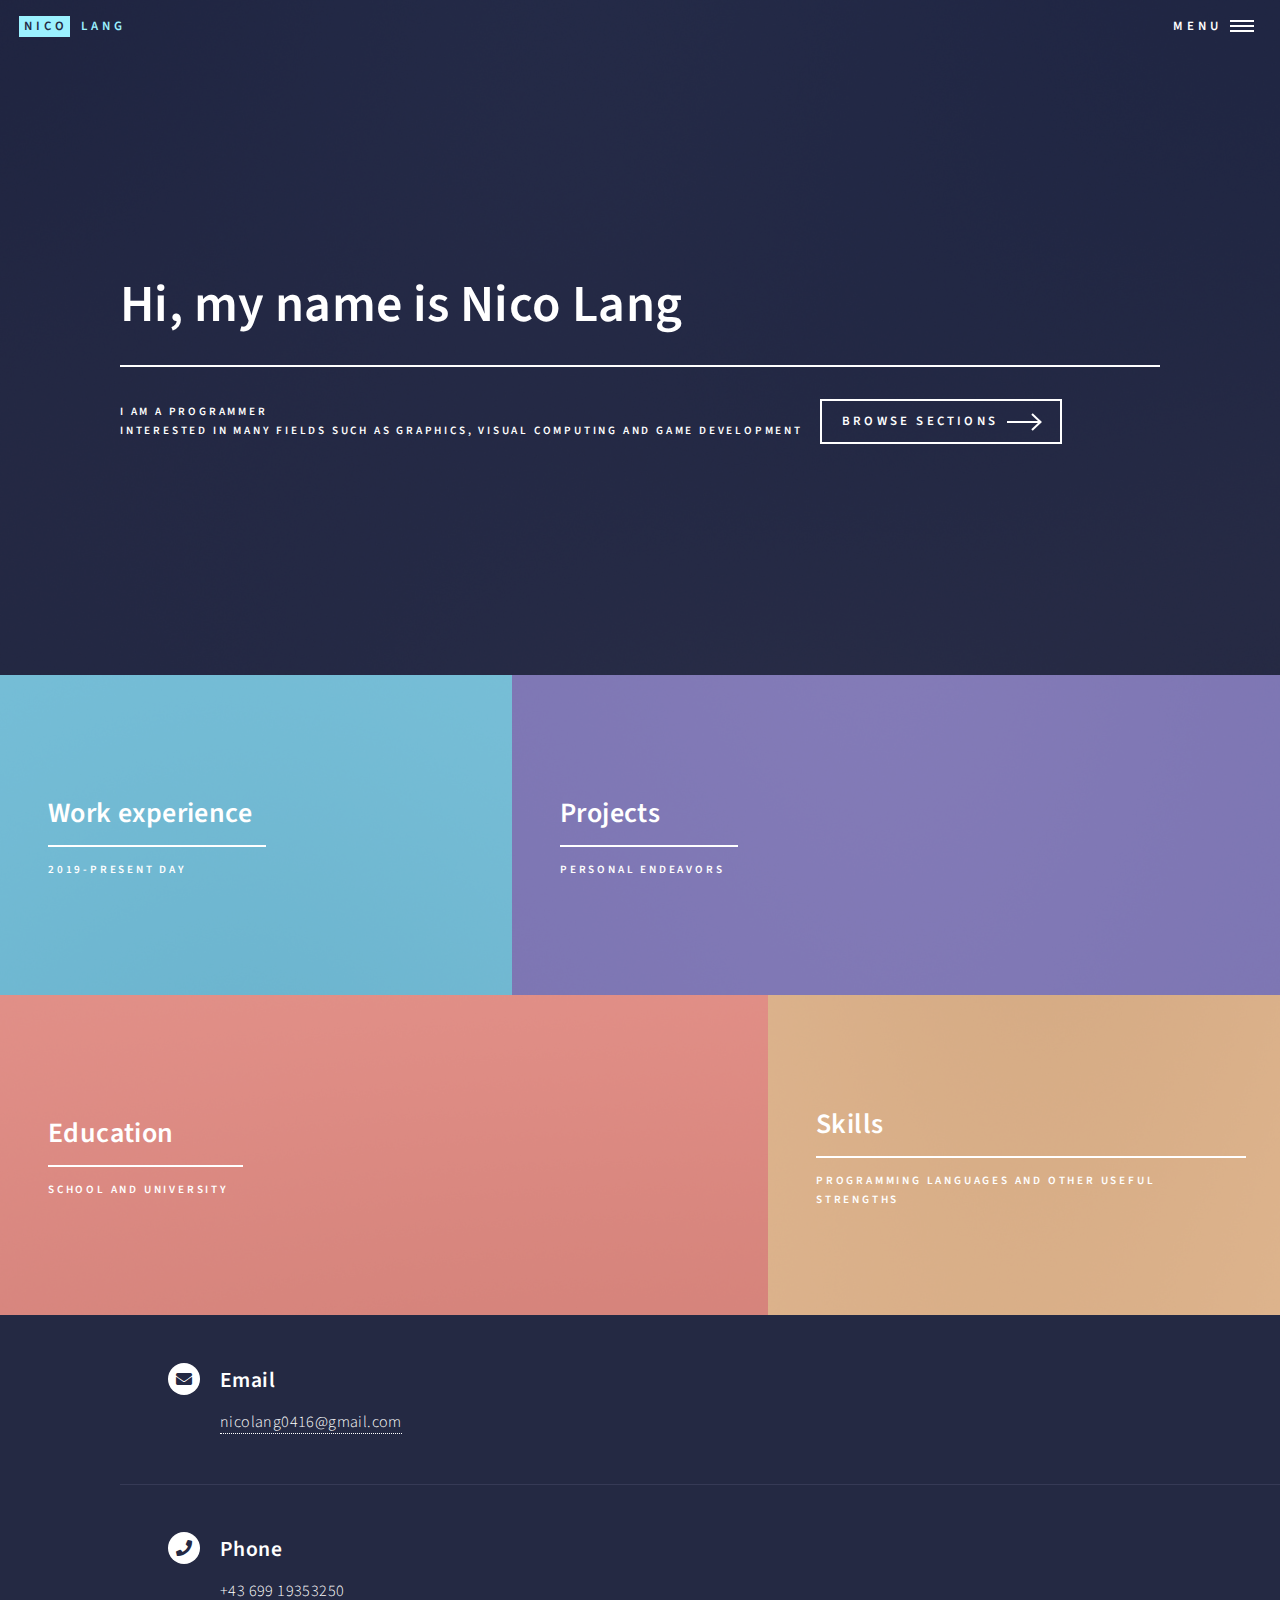
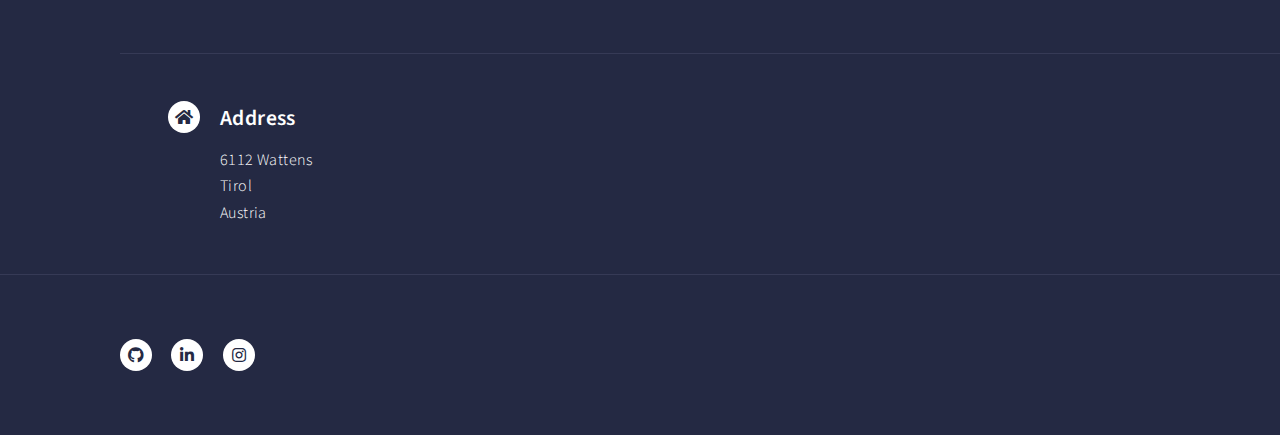
<file: index.html>
<!DOCTYPE HTML>
<html>
	<head>
		<title>Nico Lang</title>
		<meta charset="utf-8" />
		<meta name="viewport" content="width=device-width, initial-scale=1, user-scalable=no" />
		<link rel="stylesheet" href="assets/css/main.css" />
		<noscript><link rel="stylesheet" href="assets/css/noscript.css" /></noscript>
	</head>
	<body class="is-preload">

		<!-- Wrapper -->
			<div id="wrapper">

				<!-- Header -->
					<header id="header" class="alt">
						<a href="index.html" class="logo"><strong>Nico</strong> <span>Lang</span></a>
						<nav>
							<a href="#menu">Menu</a>
						</nav>
					</header>

				<!-- Menu -->
					<nav id="menu">
						<ul class="links">
							<li><a href="index.html">Home</a></li>
							<li><a href="experience.html">Work experience</a></li>
							<li><a href="projects.html">Projects</a></li>
							<li><a href="education.html">Education</a></li>
							<li><a href="skills.html">Skills</a></li>
						</ul>
					</nav>

				<!-- Banner -->
					<section id="banner" class="major">
						<div class="inner">
							<header class="major">
								<h1>Hi, my name is Nico Lang</h1>
							</header>
							<div class="content">
								<p>I am a programmer<br />
								interested in many fields such as Graphics, Visual Computing and Game Development</p>
								<ul class="actions">
									<li><a href="#one" class="button next scrolly">Browse sections</a></li>
								</ul>
							</div>
						</div>
					</section>

				<!-- Main -->
					<div id="main">

						<!-- One -->
							<section id="one" class="tiles">
								<article>
									<span class="image">
										<img src="images/pic01.jpg" alt="" />
									</span>
									<header class="major">
										<h3><a href="experience.html" class="link">Work experience</a></h3>
										<p>2019-present day</p>
									</header>
								</article>
								<article>
									<span class="image">
										<img src="images/pic02.jpg" alt="" />
									</span>
									<header class="major">
										<h3><a href="projects.html" class="link">Projects</a></h3>
										<p>Personal endeavors</p>
									</header>
								</article>
								<article>
									<span class="image">
										<img src="images/pic03.jpg" alt="" />
									</span>
									<header class="major">
										<h3><a href="education.html" class="link">Education</a></h3>
										<p>School and university</p>
									</header>
								</article>
								<article>
									<span class="image">
										<img src="images/pic04.jpg" alt="" />
									</span>
									<header class="major">
										<h3><a href="skills.html" class="link">Skills</a></h3>
										<p>Programming languages and other useful strengths</p>
									</header>
								</article>
								
							</section>

						

					</div>

				<!-- Contact -->
					<section id="contact">
						<div class="inner">
							<section class="split">
								<section>
									<div class="contact-method">
										<span class="icon solid alt fa-envelope"></span>
										<h3>Email</h3>
										<a href="#">nicolang0416@gmail.com</a>
									</div>
								</section>
								<section>
									<div class="contact-method">
										<span class="icon solid alt fa-phone"></span>
										<h3>Phone</h3>
										<span>+43 699 19353250</span>
									</div>
								</section>
								<section>
									<div class="contact-method">
										<span class="icon solid alt fa-home"></span>
										<h3>Address</h3>
										<span>6112 Wattens<br />
										Tirol<br />
										Austria</span>
									</div>
								</section>
							</section>
						</div>
					</section>

				<!-- Footer -->
					<footer id="footer">
						<div class="inner">
							<ul class="icons">
								<li><a href="https://github.com/nicoewok" class="icon brands alt fa-github"><span class="label">GitHub</span></a></li>
								<li><a href="https://www.linkedin.com/in/nico-lang-324909205/" class="icon brands alt fa-linkedin-in"><span class="label">LinkedIn</span></a></li>
								<li><a href="https://www.instagram.com/nicoewok/?next=%2F" class="icon brands alt fa-instagram"><span class="label">Instagram</span></a></li>
							</ul>
						</div>
					</footer>

			</div>

		<!-- Scripts -->
			<script src="assets/js/jquery.min.js"></script>
			<script src="assets/js/jquery.scrolly.min.js"></script>
			<script src="assets/js/jquery.scrollex.min.js"></script>
			<script src="assets/js/browser.min.js"></script>
			<script src="assets/js/breakpoints.min.js"></script>
			<script src="assets/js/util.js"></script>
			<script src="assets/js/main.js"></script>

	</body>
</html>
</file>
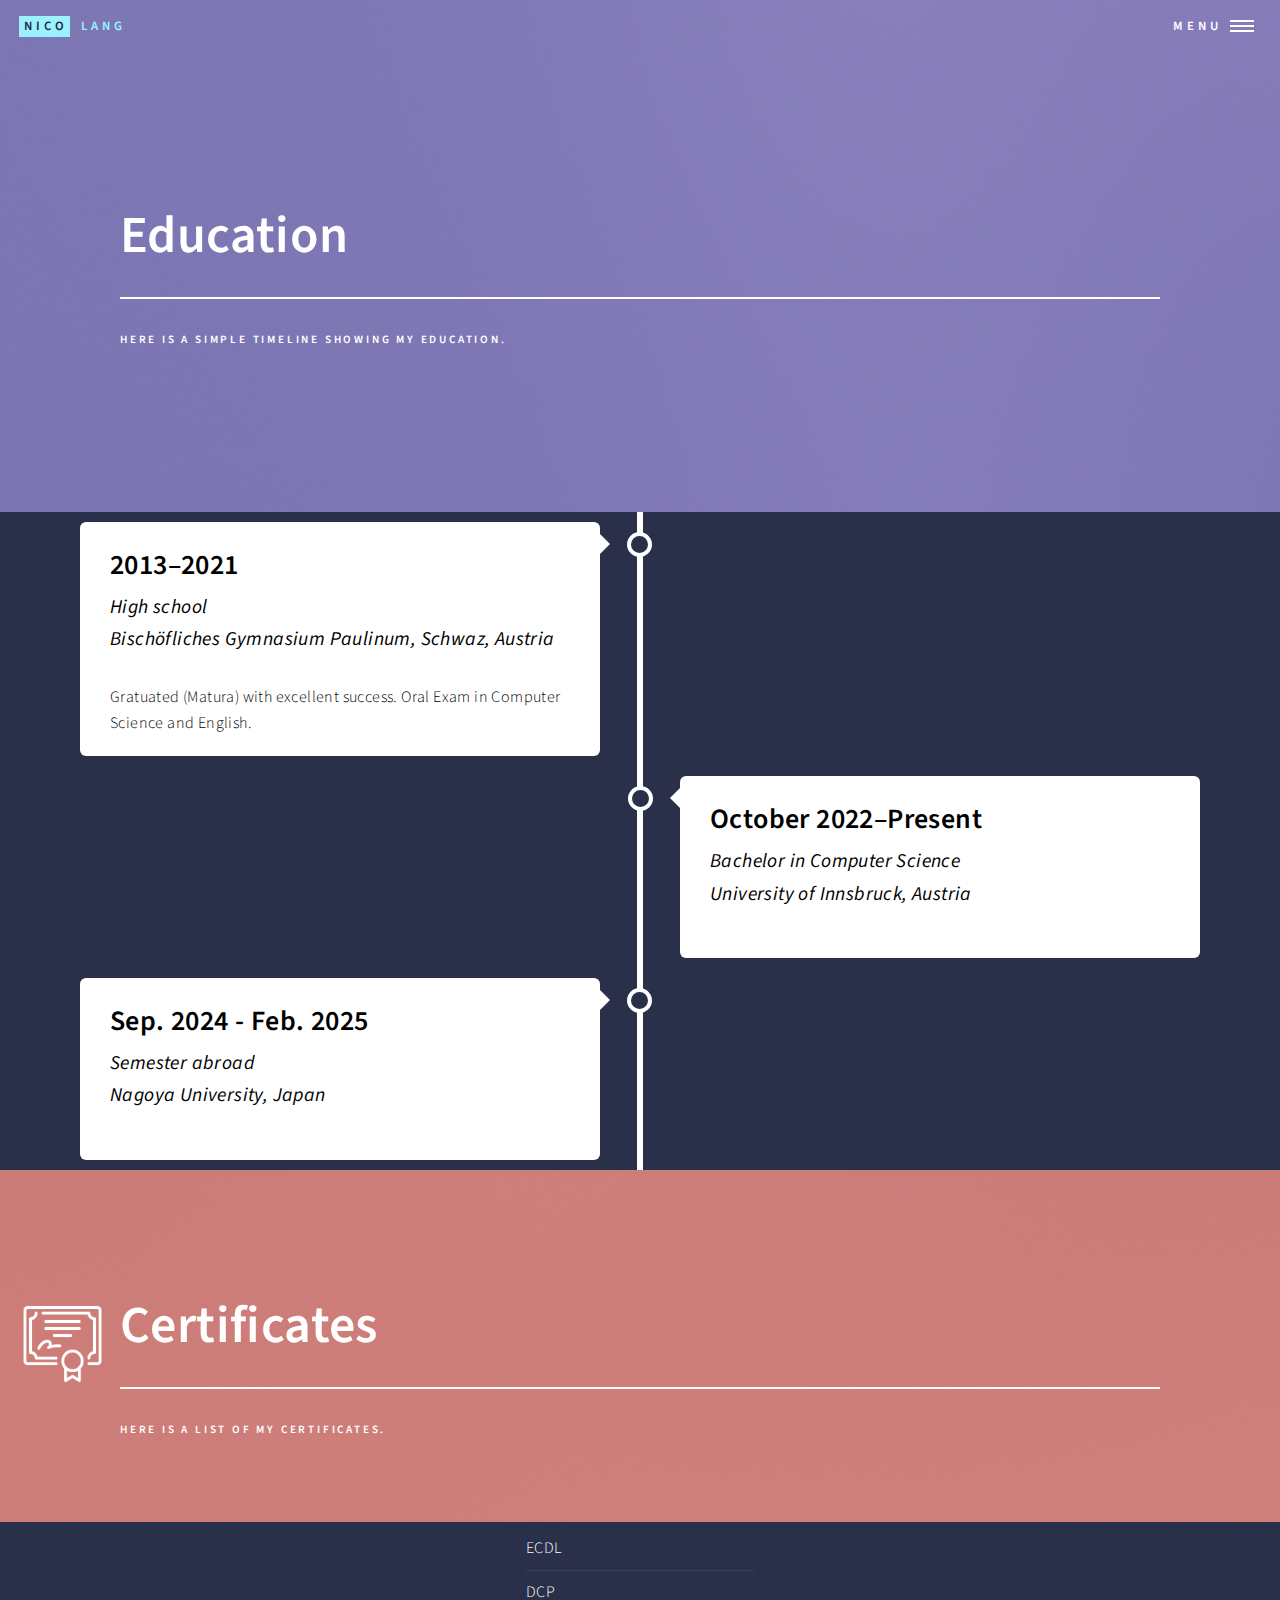
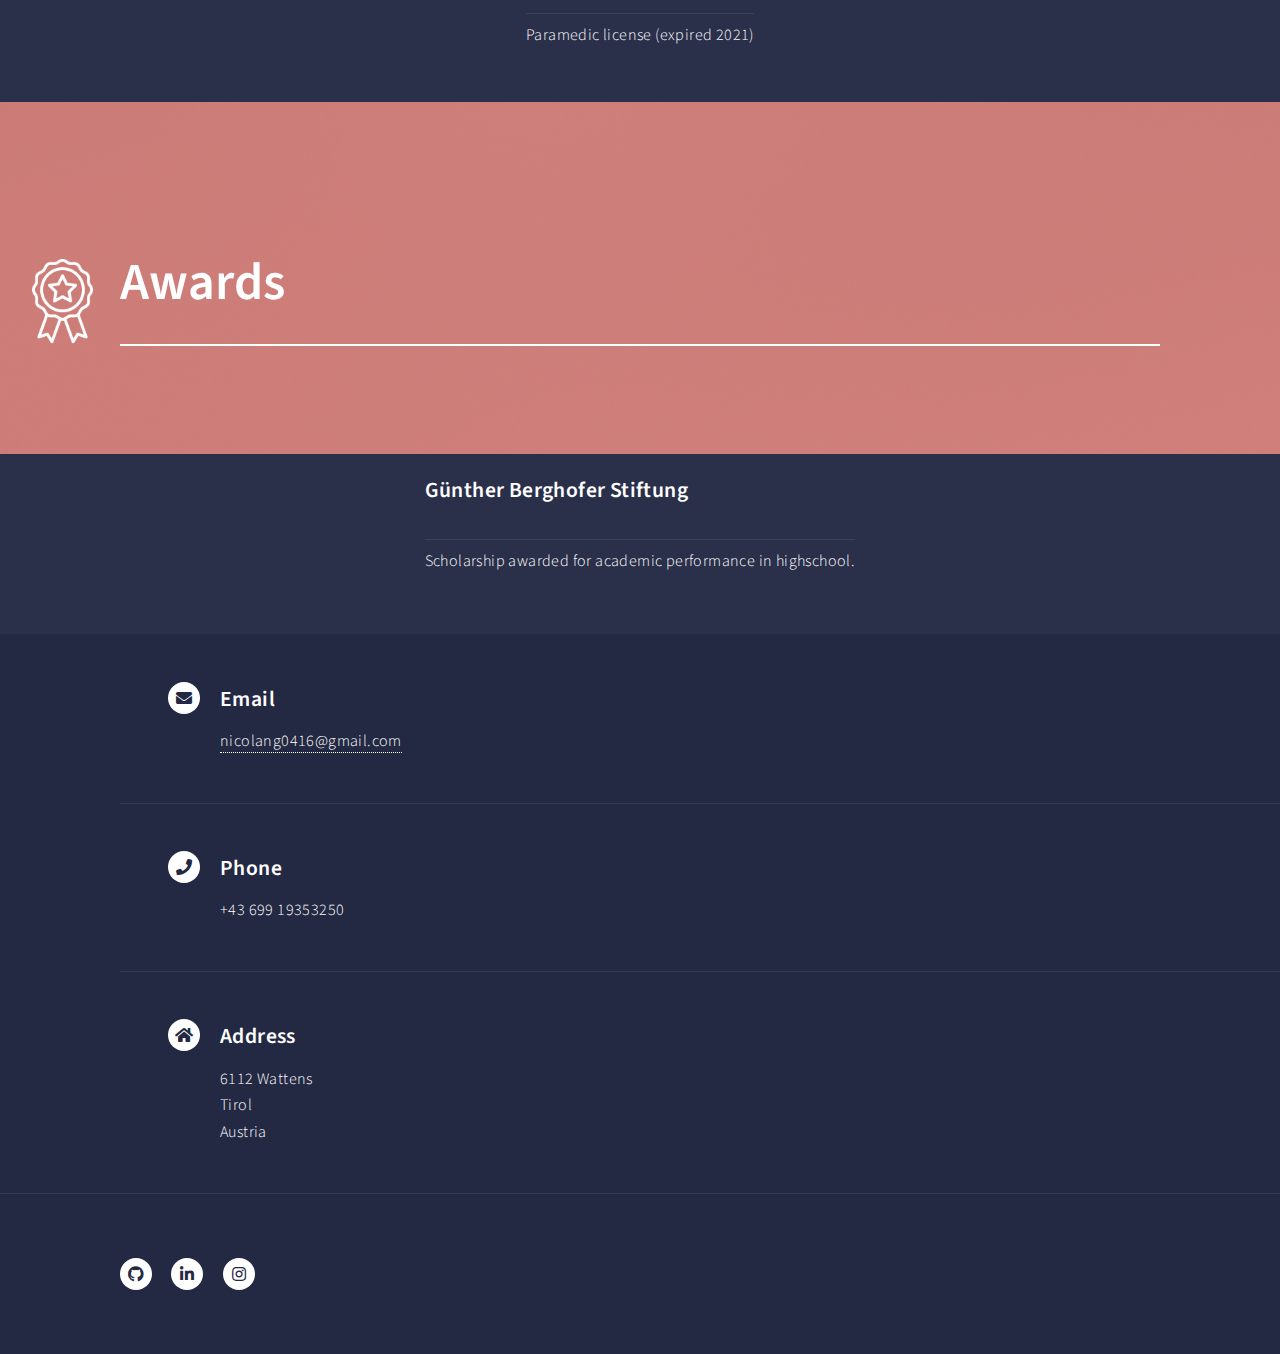
<file: education.html>
<!DOCTYPE HTML>
<html>
	<head>
		<title>Education</title>
		<meta charset="utf-8" />
		<meta name="viewport" content="width=device-width, initial-scale=1, user-scalable=no" />
		<link rel="stylesheet" href="assets/css/main.css" />
		<noscript><link rel="stylesheet" href="assets/css/noscript.css" /></noscript>
	</head>
	<body class="is-preload">

		<!-- Wrapper -->
			<div id="wrapper">

				<!-- Header -->
				<header id="header" class="alt">
					<a href="index.html" class="logo"><strong>Nico</strong> <span>Lang</span></a>
					<nav>
						<a href="#menu">Menu</a>
					</nav>
				</header>

			<!-- Menu -->
				<nav id="menu">
					<ul class="links">
						<li><a href="index.html">Home</a></li>
						<li><a href="experience.html">Work experience</a></li>
						<li><a href="projects.html">Projects</a></li>
						<li><a href="education.html">Education</a></li>
						<li><a href="skills.html">Skills</a></li>
					</ul>
				</nav>

				<!-- Banner -->
				<!-- Note: The "styleN" class below should match that of the header element. -->
					<section id="banner" class="style2">
						<div class="inner">
							<span class="image">
								<img src="images/pic07.jpg" alt="" />
							</span>
							<header class="major">
								<h1>Education</h1>
							</header>
							<div class="content">
								<p>Here is a simple timeline showing my education.</p>
							</div>
						</div>
					</section>

				<!-- Main -->
					<div id="main">

						<div class="timeline">
							<div class="container left">
							  <div class="timeline-content">
								<h2>
									<span class="main-title">2013–2021</span>
									<span class="sub-title">
										High school<br>
										Bischöfliches Gymnasium Paulinum, Schwaz, Austria
									</span>
								</h2>
								<p>Gratuated (Matura) with excellent success. Oral Exam in Computer Science and English.</p>
							  </div>
							</div>
							<div class="container right">
								<div class="timeline-content">
									<h2>
										<span class="main-title">October 2022–Present</span>
										<span class="sub-title">
											Bachelor in Computer Science<br>
											University of Innsbruck, Austria
										</span>
									</h2>
								  </div>
							</div>
							<div class="container left">
								<div class="timeline-content">
									<h2>
										<span class="main-title">Sep. 2024 - Feb. 2025</span>
										<span class="sub-title">
											Semester abroad<br>
											Nagoya University, Japan
										</span>
									</h2> 
								  </div>
							  </div>
						  </div>
					</div>
					
					<section id="banner2" class="style3">
						<div class="inner">
							<span class="image">
								<img src="images/pic07.jpg" alt="" />
							</span>
							<header class="major">
								<h1>
									Certificates
									<img src="images/certificate.png" alt="" style="width: 7vw; height: auto;  position:absolute; top: 15px; left: -8vw;"/>
								</h1>
							</header>
							<div class="content">
								<p>Here is a list of my certificates.</p>
							</div>
						</div>
					</section>
					<div id="main">
						<div class="col-6" style="display: flex; justify-content: center; align-items: center; margin: 0px 20vw; height: 20vh;">
							<ul class="alt"">
								<li>ECDL</li>
								<li>DCP</li>
								<li>Paramedic license (expired 2021)</li>
							</ul>
						</div>
					</div>


					<section id="banner2" class="style3">
						<div class="inner">
							<span class="image">
								<img src="images/pic07.jpg" alt="" />
							</span>
							<header class="major">
								<h1>
									<img src="images/award.png" alt="" style="width: 7vw; height: auto; position:absolute; top: 15px; left: -8vw;"/>
									Awards
								</h1>
								
									
								
							</header>
						</div>
					</section>
					<div id="main">
						<div style="display: flex; justify-content: center; align-items: center; margin: 0px 20vw; height: 20vh;">
							<br>
							<ul class="alt"">
								<li><h3>Günther Berghofer Stiftung</h3></li>
								<li>Scholarship awarded for academic performance in highschool.</li>
							</ul>
						</div>
						
					</div>



				<!-- Contact -->
				<section id="contact">
					<div class="inner">
						<section class="split">
							<section>
								<div class="contact-method">
									<span class="icon solid alt fa-envelope"></span>
									<h3>Email</h3>
									<a href="#">nicolang0416@gmail.com</a>
								</div>
							</section>
							<section>
								<div class="contact-method">
									<span class="icon solid alt fa-phone"></span>
									<h3>Phone</h3>
									<span>+43 699 19353250</span>
								</div>
							</section>
							<section>
								<div class="contact-method">
									<span class="icon solid alt fa-home"></span>
									<h3>Address</h3>
									<span>6112 Wattens<br />
									Tirol<br />
									Austria</span>
								</div>
							</section>
						</section>
					</div>
				</section>

			<!-- Footer -->
				<footer id="footer">
					<div class="inner">
						<ul class="icons">
							<li><a href="https://github.com/nicoewok" class="icon brands alt fa-github"><span class="label">GitHub</span></a></li>
							<li><a href="https://www.linkedin.com/in/nico-lang-324909205/" class="icon brands alt fa-linkedin-in"><span class="label">LinkedIn</span></a></li>
							<li><a href="https://www.instagram.com/nicoewok/?next=%2F" class="icon brands alt fa-instagram"><span class="label">Instagram</span></a></li>
						</ul>
					</div>
				</footer>

			</div>

		<!-- Scripts -->
			<script src="assets/js/jquery.min.js"></script>
			<script src="assets/js/jquery.scrolly.min.js"></script>
			<script src="assets/js/jquery.scrollex.min.js"></script>
			<script src="assets/js/browser.min.js"></script>
			<script src="assets/js/breakpoints.min.js"></script>
			<script src="assets/js/util.js"></script>
			<script src="assets/js/main.js"></script>

	</body>
</html>
</file>
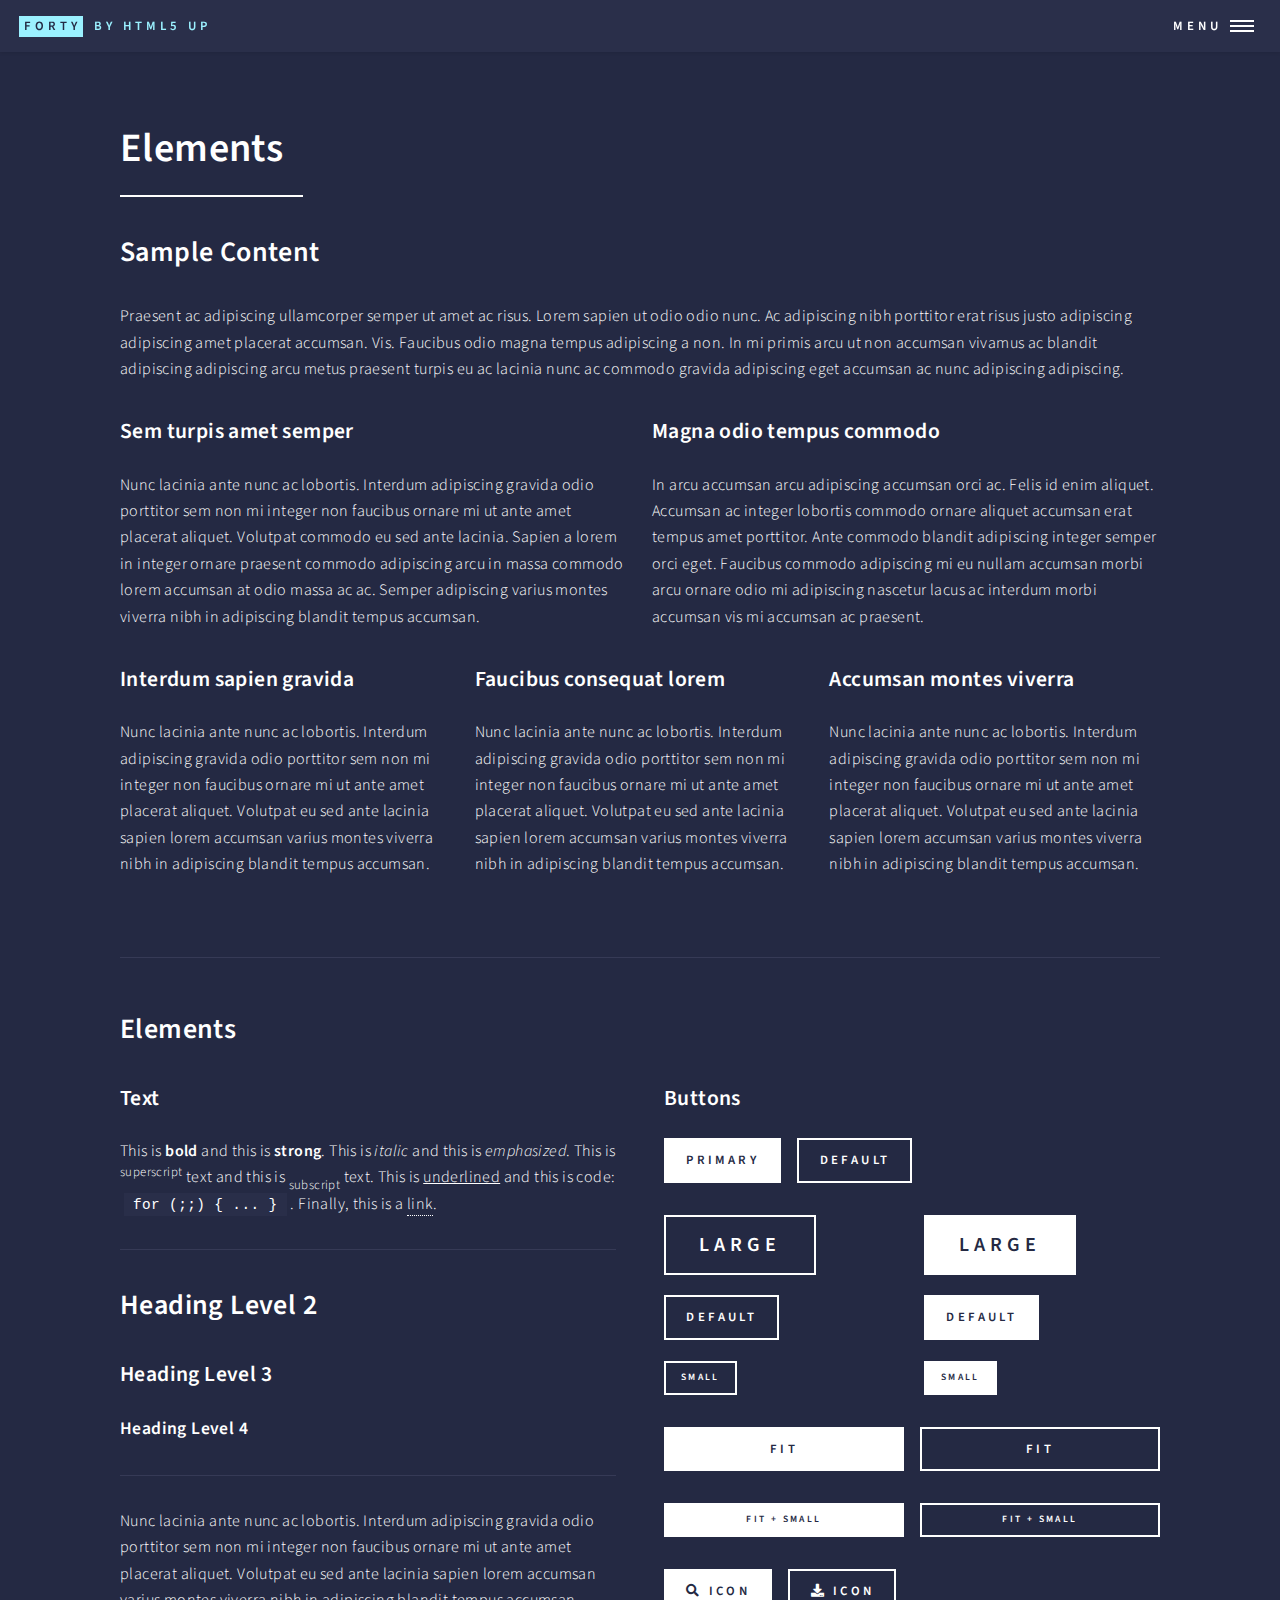
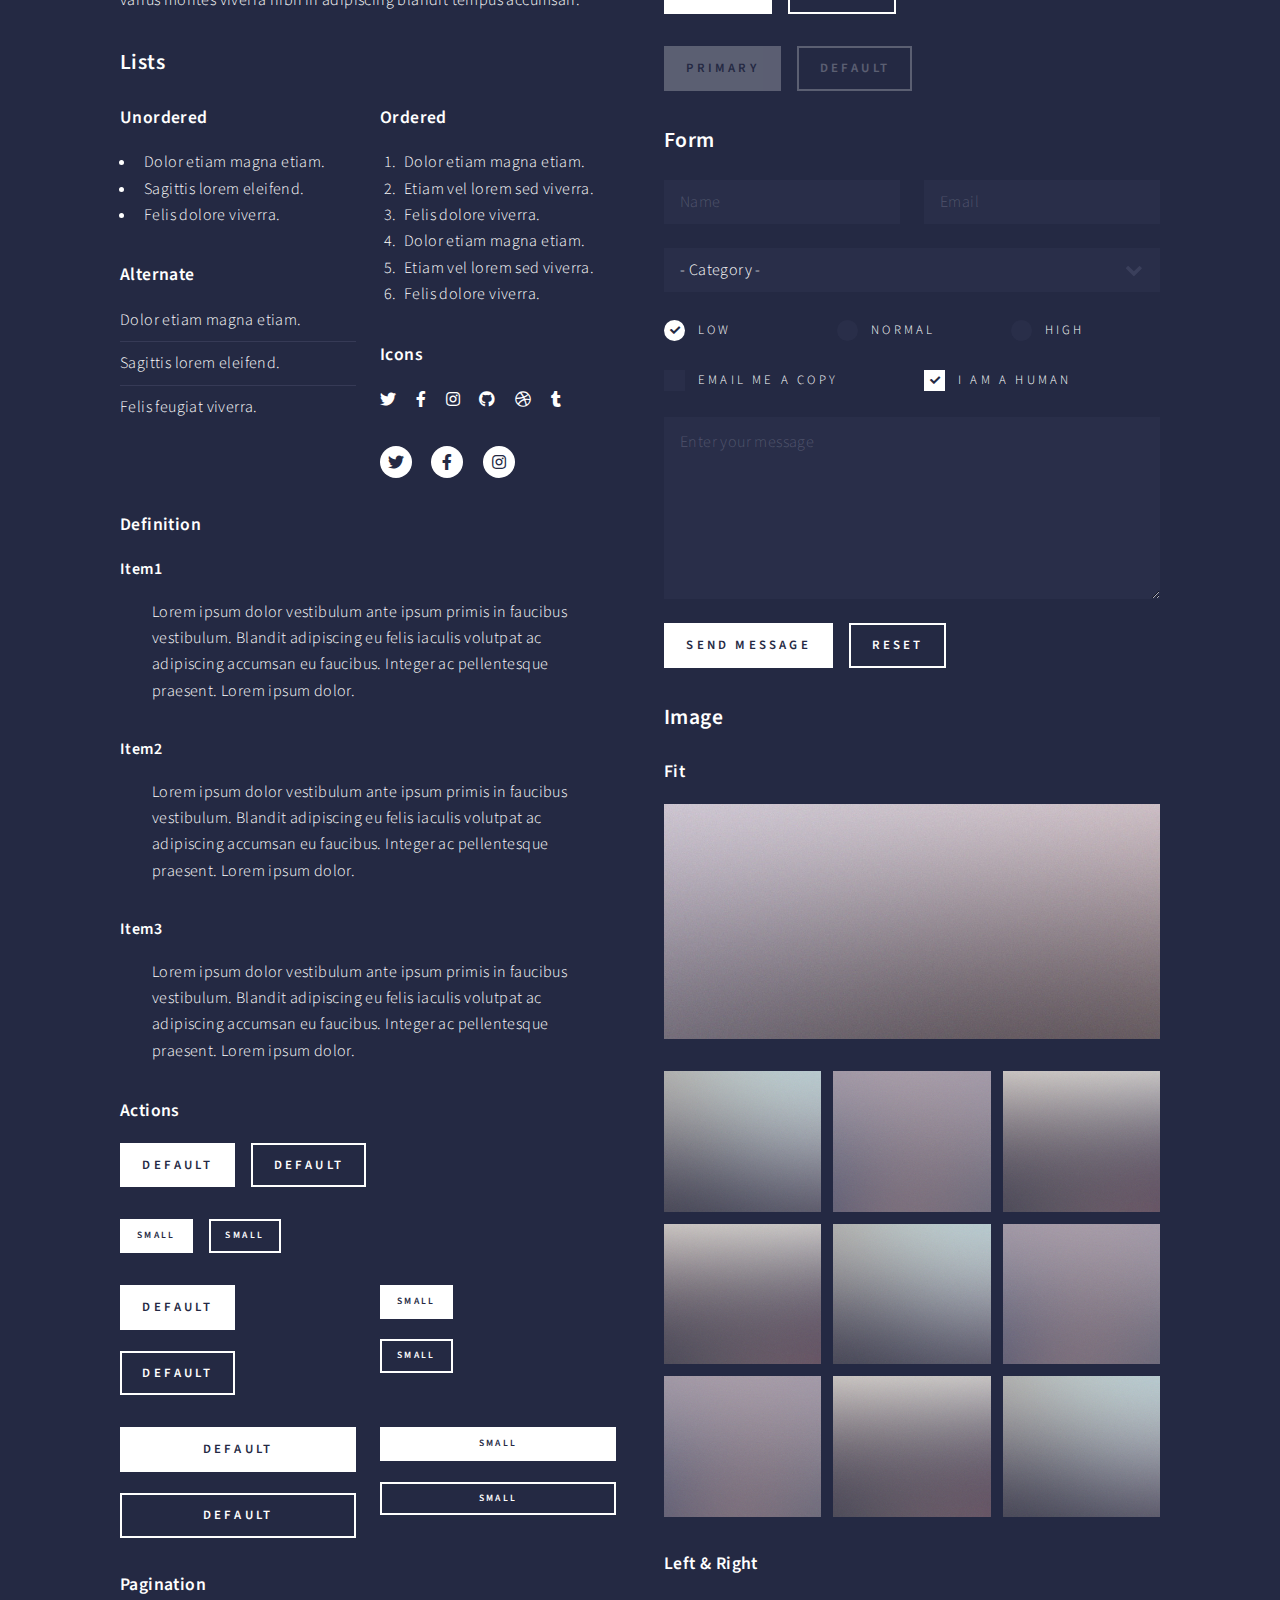
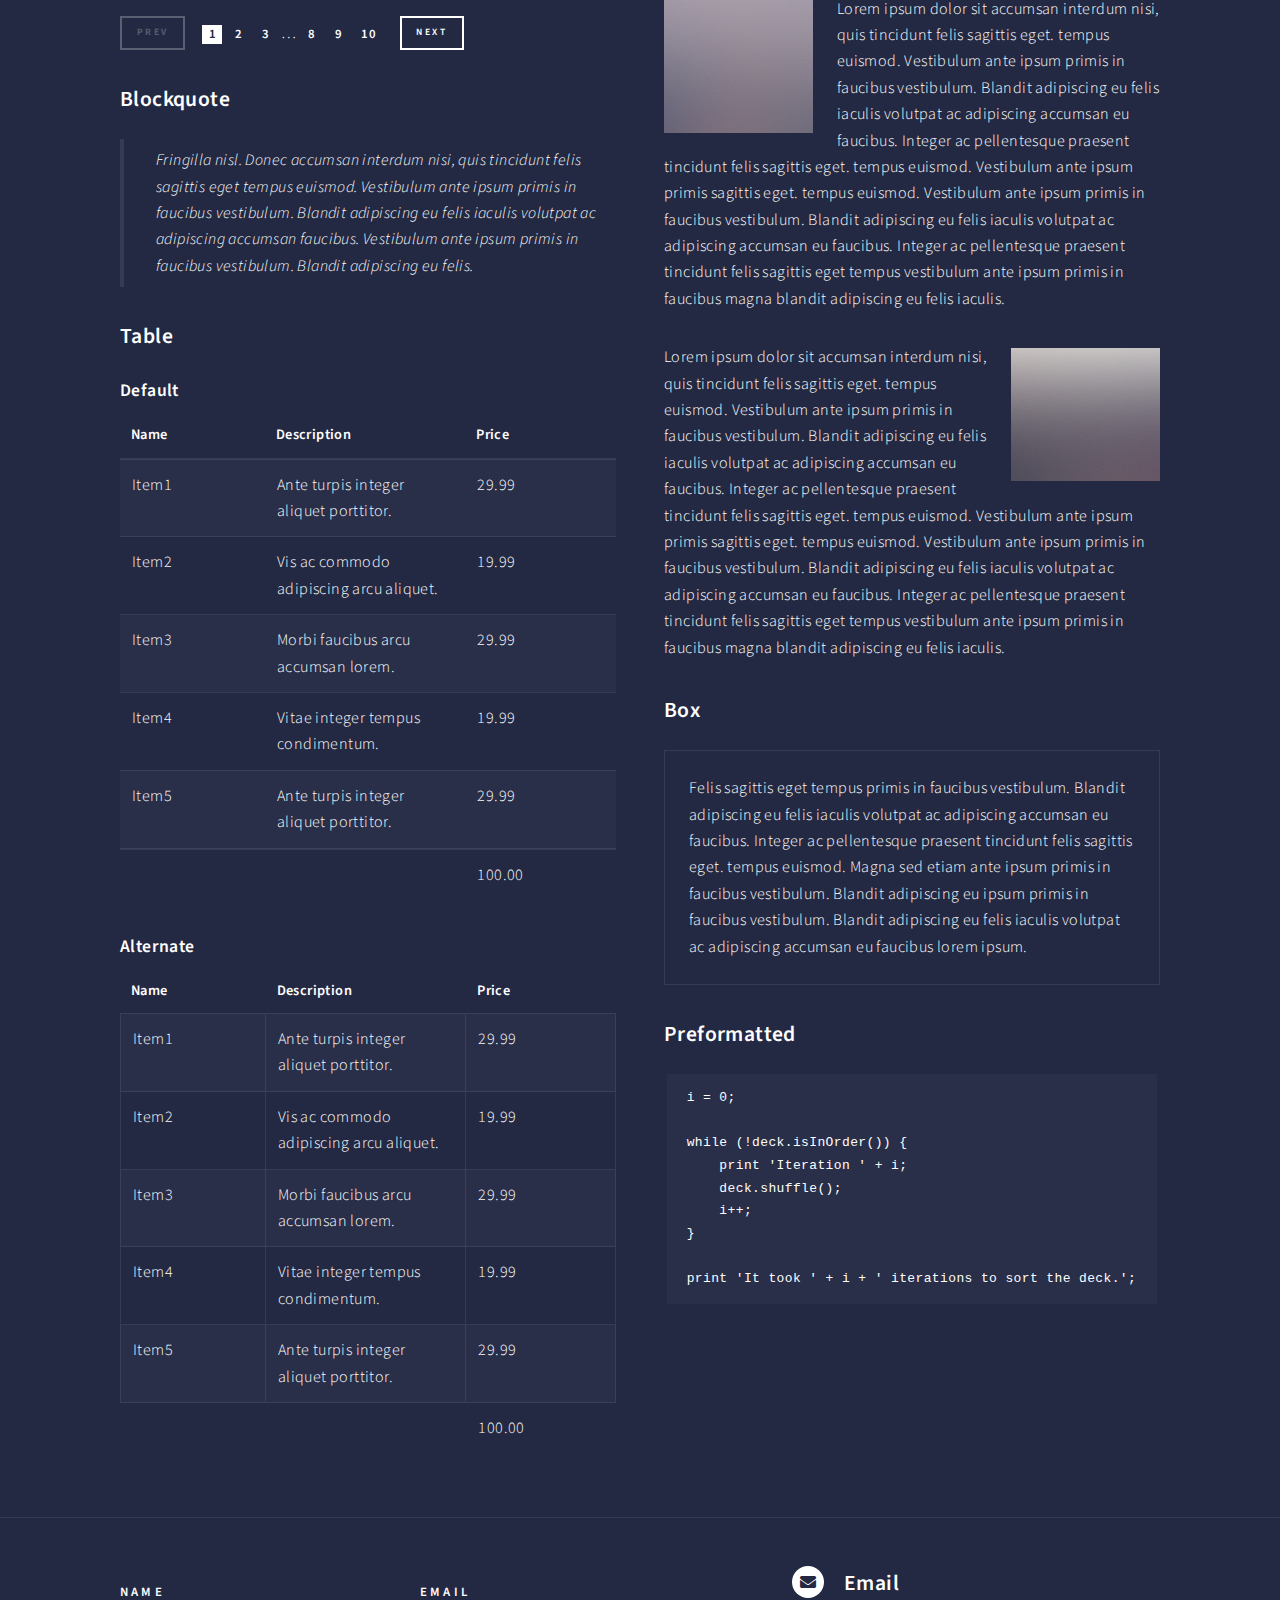
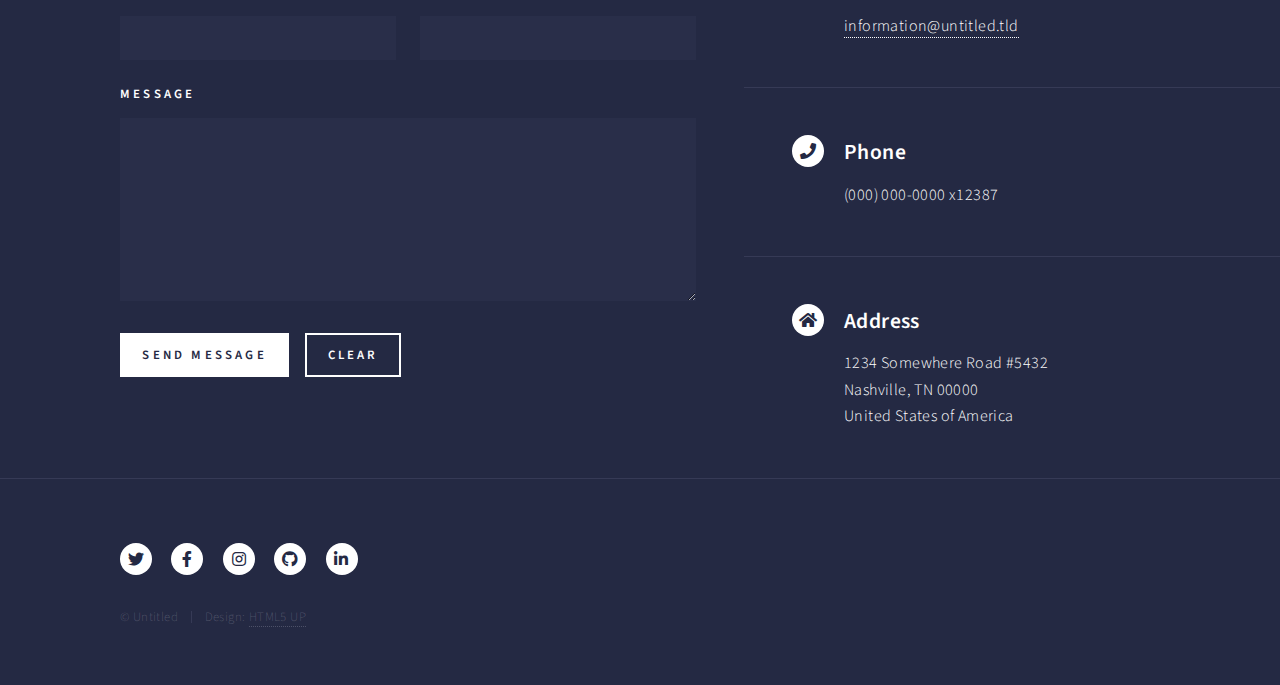
<file: elements.html>
<!DOCTYPE HTML>
<!--
	Forty by HTML5 UP
	html5up.net | @ajlkn
	Free for personal and commercial use under the CCA 3.0 license (html5up.net/license)
-->
<html>
	<head>
		<title>Elements - Forty by HTML5 UP</title>
		<meta charset="utf-8" />
		<meta name="viewport" content="width=device-width, initial-scale=1, user-scalable=no" />
		<link rel="stylesheet" href="assets/css/main.css" />
		<noscript><link rel="stylesheet" href="assets/css/noscript.css" /></noscript>
	</head>
	<body class="is-preload">

		<!-- Wrapper -->
			<div id="wrapper">

				<!-- Header -->
					<header id="header">
						<a href="index.html" class="logo"><strong>Forty</strong> <span>by HTML5 UP</span></a>
						<nav>
							<a href="#menu">Menu</a>
						</nav>
					</header>

				<!-- Menu -->
					<nav id="menu">
						<ul class="links">
							<li><a href="index.html">Home</a></li>
							<li><a href="landing.html">Landing</a></li>
							<li><a href="generic.html">Generic</a></li>
							<li><a href="elements.html">Elements</a></li>
						</ul>
						<ul class="actions stacked">
							<li><a href="#" class="button primary fit">Get Started</a></li>
							<li><a href="#" class="button fit">Log In</a></li>
						</ul>
					</nav>

				<!-- Main -->
					<div id="main" class="alt">

						<!-- One -->
							<section id="one">
								<div class="inner">
									<header class="major">
										<h1>Elements</h1>
									</header>

									<!-- Content -->
										<h2 id="content">Sample Content</h2>
										<p>Praesent ac adipiscing ullamcorper semper ut amet ac risus. Lorem sapien ut odio odio nunc. Ac adipiscing nibh porttitor erat risus justo adipiscing adipiscing amet placerat accumsan. Vis. Faucibus odio magna tempus adipiscing a non. In mi primis arcu ut non accumsan vivamus ac blandit adipiscing adipiscing arcu metus praesent turpis eu ac lacinia nunc ac commodo gravida adipiscing eget accumsan ac nunc adipiscing adipiscing.</p>
										<div class="row">
											<div class="col-6 col-12-small">
												<h3>Sem turpis amet semper</h3>
												<p>Nunc lacinia ante nunc ac lobortis. Interdum adipiscing gravida odio porttitor sem non mi integer non faucibus ornare mi ut ante amet placerat aliquet. Volutpat commodo eu sed ante lacinia. Sapien a lorem in integer ornare praesent commodo adipiscing arcu in massa commodo lorem accumsan at odio massa ac ac. Semper adipiscing varius montes viverra nibh in adipiscing blandit tempus accumsan.</p>
											</div>
											<div class="col-6 col-12-small">
												<h3>Magna odio tempus commodo</h3>
												<p>In arcu accumsan arcu adipiscing accumsan orci ac. Felis id enim aliquet. Accumsan ac integer lobortis commodo ornare aliquet accumsan erat tempus amet porttitor. Ante commodo blandit adipiscing integer semper orci eget. Faucibus commodo adipiscing mi eu nullam accumsan morbi arcu ornare odio mi adipiscing nascetur lacus ac interdum morbi accumsan vis mi accumsan ac praesent.</p>
											</div>
											<!-- Break -->
											<div class="col-4 col-12-medium">
												<h3>Interdum sapien gravida</h3>
												<p>Nunc lacinia ante nunc ac lobortis. Interdum adipiscing gravida odio porttitor sem non mi integer non faucibus ornare mi ut ante amet placerat aliquet. Volutpat eu sed ante lacinia sapien lorem accumsan varius montes viverra nibh in adipiscing blandit tempus accumsan.</p>
											</div>
											<div class="col-4 col-12-medium">
												<h3>Faucibus consequat lorem</h3>
												<p>Nunc lacinia ante nunc ac lobortis. Interdum adipiscing gravida odio porttitor sem non mi integer non faucibus ornare mi ut ante amet placerat aliquet. Volutpat eu sed ante lacinia sapien lorem accumsan varius montes viverra nibh in adipiscing blandit tempus accumsan.</p>
											</div>
											<div class="col-4 col-12-medium">
												<h3>Accumsan montes viverra</h3>
												<p>Nunc lacinia ante nunc ac lobortis. Interdum adipiscing gravida odio porttitor sem non mi integer non faucibus ornare mi ut ante amet placerat aliquet. Volutpat eu sed ante lacinia sapien lorem accumsan varius montes viverra nibh in adipiscing blandit tempus accumsan.</p>
											</div>
										</div>

									<hr class="major" />

									<!-- Elements -->
										<h2 id="elements">Elements</h2>
										<div class="row gtr-200">
											<div class="col-6 col-12-medium">

												<!-- Text stuff -->
													<h3>Text</h3>
													<p>This is <b>bold</b> and this is <strong>strong</strong>. This is <i>italic</i> and this is <em>emphasized</em>.
													This is <sup>superscript</sup> text and this is <sub>subscript</sub> text.
													This is <u>underlined</u> and this is code: <code>for (;;) { ... }</code>.
													Finally, this is a <a href="#">link</a>.</p>
													<hr />
													<h2>Heading Level 2</h2>
													<h3>Heading Level 3</h3>
													<h4>Heading Level 4</h4>
													<hr />
													<p>Nunc lacinia ante nunc ac lobortis. Interdum adipiscing gravida odio porttitor sem non mi integer non faucibus ornare mi ut ante amet placerat aliquet. Volutpat eu sed ante lacinia sapien lorem accumsan varius montes viverra nibh in adipiscing blandit tempus accumsan.</p>

												<!-- Lists -->
													<h3>Lists</h3>
													<div class="row">
														<div class="col-6 col-12-small">

															<h4>Unordered</h4>
															<ul>
																<li>Dolor etiam magna etiam.</li>
																<li>Sagittis lorem eleifend.</li>
																<li>Felis dolore viverra.</li>
															</ul>

															<h4>Alternate</h4>
															<ul class="alt">
																<li>Dolor etiam magna etiam.</li>
																<li>Sagittis lorem eleifend.</li>
																<li>Felis feugiat viverra.</li>
															</ul>

														</div>
														<div class="col-6 col-12-small">

															<h4>Ordered</h4>
															<ol>
																<li>Dolor etiam magna etiam.</li>
																<li>Etiam vel lorem sed viverra.</li>
																<li>Felis dolore viverra.</li>
																<li>Dolor etiam magna etiam.</li>
																<li>Etiam vel lorem sed viverra.</li>
																<li>Felis dolore viverra.</li>
															</ol>

															<h4>Icons</h4>
															<ul class="icons">
																<li><a href="#" class="icon brands fa-twitter"><span class="label">Twitter</span></a></li>
																<li><a href="#" class="icon brands fa-facebook-f"><span class="label">Facebook</span></a></li>
																<li><a href="#" class="icon brands fa-instagram"><span class="label">Instagram</span></a></li>
																<li><a href="#" class="icon brands fa-github"><span class="label">Github</span></a></li>
																<li><a href="#" class="icon brands fa-dribbble"><span class="label">Dribbble</span></a></li>
																<li><a href="#" class="icon brands fa-tumblr"><span class="label">Tumblr</span></a></li>
															</ul>
															<ul class="icons">
																<li><a href="#" class="icon brands alt fa-twitter"><span class="label">Twitter</span></a></li>
																<li><a href="#" class="icon brands alt fa-facebook-f"><span class="label">Facebook</span></a></li>
																<li><a href="#" class="icon brands alt fa-instagram"><span class="label">Instagram</span></a></li>
															</ul>

														</div>
													</div>
													<h4>Definition</h4>
													<dl>
														<dt>Item1</dt>
														<dd>
															<p>Lorem ipsum dolor vestibulum ante ipsum primis in faucibus vestibulum. Blandit adipiscing eu felis iaculis volutpat ac adipiscing accumsan eu faucibus. Integer ac pellentesque praesent. Lorem ipsum dolor.</p>
														</dd>
														<dt>Item2</dt>
														<dd>
															<p>Lorem ipsum dolor vestibulum ante ipsum primis in faucibus vestibulum. Blandit adipiscing eu felis iaculis volutpat ac adipiscing accumsan eu faucibus. Integer ac pellentesque praesent. Lorem ipsum dolor.</p>
														</dd>
														<dt>Item3</dt>
														<dd>
															<p>Lorem ipsum dolor vestibulum ante ipsum primis in faucibus vestibulum. Blandit adipiscing eu felis iaculis volutpat ac adipiscing accumsan eu faucibus. Integer ac pellentesque praesent. Lorem ipsum dolor.</p>
														</dd>
													</dl>

													<h4>Actions</h4>
													<ul class="actions">
														<li><a href="#" class="button primary">Default</a></li>
														<li><a href="#" class="button">Default</a></li>
													</ul>
													<ul class="actions small">
														<li><a href="#" class="button primary small">Small</a></li>
														<li><a href="#" class="button small">Small</a></li>
													</ul>
													<div class="row">
														<div class="col-6 col-12-small">
															<ul class="actions stacked">
																<li><a href="#" class="button primary">Default</a></li>
																<li><a href="#" class="button">Default</a></li>
															</ul>
														</div>
														<div class="col-6 col-12-small">
															<ul class="actions stacked">
																<li><a href="#" class="button primary small">Small</a></li>
																<li><a href="#" class="button small">Small</a></li>
															</ul>
														</div>
														<div class="col-6 col-12-small">
															<ul class="actions stacked">
																<li><a href="#" class="button primary fit">Default</a></li>
																<li><a href="#" class="button fit">Default</a></li>
															</ul>
														</div>
														<div class="col-6 col-12-small">
															<ul class="actions stacked">
																<li><a href="#" class="button primary small fit">Small</a></li>
																<li><a href="#" class="button small fit">Small</a></li>
															</ul>
														</div>
													</div>

													<h4>Pagination</h4>
													<ul class="pagination">
														<li><span class="button small disabled">Prev</span></li>
														<li><a href="#" class="page active">1</a></li>
														<li><a href="#" class="page">2</a></li>
														<li><a href="#" class="page">3</a></li>
														<li><span>&hellip;</span></li>
														<li><a href="#" class="page">8</a></li>
														<li><a href="#" class="page">9</a></li>
														<li><a href="#" class="page">10</a></li>
														<li><a href="#" class="button small">Next</a></li>
													</ul>

												<!-- Blockquote -->
													<h3>Blockquote</h3>
													<blockquote>Fringilla nisl. Donec accumsan interdum nisi, quis tincidunt felis sagittis eget tempus euismod. Vestibulum ante ipsum primis in faucibus vestibulum. Blandit adipiscing eu felis iaculis volutpat ac adipiscing accumsan faucibus. Vestibulum ante ipsum primis in faucibus vestibulum. Blandit adipiscing eu felis.</blockquote>

												<!-- Table -->
													<h3>Table</h3>

													<h4>Default</h4>
													<div class="table-wrapper">
														<table>
															<thead>
																<tr>
																	<th>Name</th>
																	<th>Description</th>
																	<th>Price</th>
																</tr>
															</thead>
															<tbody>
																<tr>
																	<td>Item1</td>
																	<td>Ante turpis integer aliquet porttitor.</td>
																	<td>29.99</td>
																</tr>
																<tr>
																	<td>Item2</td>
																	<td>Vis ac commodo adipiscing arcu aliquet.</td>
																	<td>19.99</td>
																</tr>
																<tr>
																	<td>Item3</td>
																	<td> Morbi faucibus arcu accumsan lorem.</td>
																	<td>29.99</td>
																</tr>
																<tr>
																	<td>Item4</td>
																	<td>Vitae integer tempus condimentum.</td>
																	<td>19.99</td>
																</tr>
																<tr>
																	<td>Item5</td>
																	<td>Ante turpis integer aliquet porttitor.</td>
																	<td>29.99</td>
																</tr>
															</tbody>
															<tfoot>
																<tr>
																	<td colspan="2"></td>
																	<td>100.00</td>
																</tr>
															</tfoot>
														</table>
													</div>

													<h4>Alternate</h4>
													<div class="table-wrapper">
														<table class="alt">
															<thead>
																<tr>
																	<th>Name</th>
																	<th>Description</th>
																	<th>Price</th>
																</tr>
															</thead>
															<tbody>
																<tr>
																	<td>Item1</td>
																	<td>Ante turpis integer aliquet porttitor.</td>
																	<td>29.99</td>
																</tr>
																<tr>
																	<td>Item2</td>
																	<td>Vis ac commodo adipiscing arcu aliquet.</td>
																	<td>19.99</td>
																</tr>
																<tr>
																	<td>Item3</td>
																	<td> Morbi faucibus arcu accumsan lorem.</td>
																	<td>29.99</td>
																</tr>
																<tr>
																	<td>Item4</td>
																	<td>Vitae integer tempus condimentum.</td>
																	<td>19.99</td>
																</tr>
																<tr>
																	<td>Item5</td>
																	<td>Ante turpis integer aliquet porttitor.</td>
																	<td>29.99</td>
																</tr>
															</tbody>
															<tfoot>
																<tr>
																	<td colspan="2"></td>
																	<td>100.00</td>
																</tr>
															</tfoot>
														</table>
													</div>

											</div>
											<div class="col-6 col-12-medium">

												<!-- Buttons -->
													<h3>Buttons</h3>
													<ul class="actions">
														<li><a href="#" class="button primary">Primary</a></li>
														<li><a href="#" class="button">Default</a></li>
													</ul>
													<div class="row">
														<div class="col-6 col-12-xsmall">
															<ul class="actions stacked">
																<li><a href="#" class="button large">Large</a></li>
																<li><a href="#" class="button">Default</a></li>
																<li><a href="#" class="button small">Small</a></li>
															</ul>
														</div>
														<div class="col-6 col-12-xsmall">
															<ul class="actions stacked">
																<li><a href="#" class="button primary large">Large</a></li>
																<li><a href="#" class="button primary">Default</a></li>
																<li><a href="#" class="button primary small">Small</a></li>
															</ul>
														</div>
													</div>
													<ul class="actions fit">
														<li><a href="#" class="button primary fit">Fit</a></li>
														<li><a href="#" class="button fit">Fit</a></li>
													</ul>
													<ul class="actions fit small">
														<li><a href="#" class="button primary fit small">Fit + Small</a></li>
														<li><a href="#" class="button fit small">Fit + Small</a></li>
													</ul>
													<ul class="actions">
														<li><a href="#" class="button primary icon solid fa-search">Icon</a></li>
														<li><a href="#" class="button icon solid fa-download">Icon</a></li>
													</ul>
													<ul class="actions">
														<li><span class="button primary disabled">Primary</span></li>
														<li><span class="button disabled">Default</span></li>
													</ul>

												<!-- Form -->
													<h3>Form</h3>

													<form method="post" action="#">
														<div class="row gtr-uniform">
															<div class="col-6 col-12-xsmall">
																<input type="text" name="demo-name" id="demo-name" value="" placeholder="Name" />
															</div>
															<div class="col-6 col-12-xsmall">
																<input type="email" name="demo-email" id="demo-email" value="" placeholder="Email" />
															</div>
															<!-- Break -->
															<div class="col-12">
																<select name="demo-category" id="demo-category">
																	<option value="">- Category -</option>
																	<option value="1">Manufacturing</option>
																	<option value="1">Shipping</option>
																	<option value="1">Administration</option>
																	<option value="1">Human Resources</option>
																</select>
															</div>
															<!-- Break -->
															<div class="col-4 col-12-small">
																<input type="radio" id="demo-priority-low" name="demo-priority" checked>
																<label for="demo-priority-low">Low</label>
															</div>
															<div class="col-4 col-12-small">
																<input type="radio" id="demo-priority-normal" name="demo-priority">
																<label for="demo-priority-normal">Normal</label>
															</div>
															<div class="col-4 col-12-small">
																<input type="radio" id="demo-priority-high" name="demo-priority">
																<label for="demo-priority-high">High</label>
															</div>
															<!-- Break -->
															<div class="col-6 col-12-small">
																<input type="checkbox" id="demo-copy" name="demo-copy">
																<label for="demo-copy">Email me a copy</label>
															</div>
															<div class="col-6 col-12-small">
																<input type="checkbox" id="demo-human" name="demo-human" checked>
																<label for="demo-human">I am a human</label>
															</div>
															<!-- Break -->
															<div class="col-12">
																<textarea name="demo-message" id="demo-message" placeholder="Enter your message" rows="6"></textarea>
															</div>
															<!-- Break -->
															<div class="col-12">
																<ul class="actions">
																	<li><input type="submit" value="Send Message" class="primary" /></li>
																	<li><input type="reset" value="Reset" /></li>
																</ul>
															</div>
														</div>
													</form>

												<!-- Image -->
													<h3>Image</h3>

													<h4>Fit</h4>
													<span class="image fit"><img src="images/pic03.jpg" alt="" /></span>
													<div class="box alt">
														<div class="row gtr-50 gtr-uniform">
															<div class="col-4"><span class="image fit"><img src="images/pic08.jpg" alt="" /></span></div>
															<div class="col-4"><span class="image fit"><img src="images/pic09.jpg" alt="" /></span></div>
															<div class="col-4"><span class="image fit"><img src="images/pic10.jpg" alt="" /></span></div>
															<!-- Break -->
															<div class="col-4"><span class="image fit"><img src="images/pic10.jpg" alt="" /></span></div>
															<div class="col-4"><span class="image fit"><img src="images/pic08.jpg" alt="" /></span></div>
															<div class="col-4"><span class="image fit"><img src="images/pic09.jpg" alt="" /></span></div>
															<!-- Break -->
															<div class="col-4"><span class="image fit"><img src="images/pic09.jpg" alt="" /></span></div>
															<div class="col-4"><span class="image fit"><img src="images/pic10.jpg" alt="" /></span></div>
															<div class="col-4"><span class="image fit"><img src="images/pic08.jpg" alt="" /></span></div>
														</div>
													</div>

													<h4>Left &amp; Right</h4>
													<p><span class="image left"><img src="images/pic09.jpg" alt="" /></span>Lorem ipsum dolor sit accumsan interdum nisi, quis tincidunt felis sagittis eget. tempus euismod. Vestibulum ante ipsum primis in faucibus vestibulum. Blandit adipiscing eu felis iaculis volutpat ac adipiscing accumsan eu faucibus. Integer ac pellentesque praesent tincidunt felis sagittis eget. tempus euismod. Vestibulum ante ipsum primis sagittis eget. tempus euismod. Vestibulum ante ipsum primis in faucibus vestibulum. Blandit adipiscing eu felis iaculis volutpat ac adipiscing accumsan eu faucibus. Integer ac pellentesque praesent tincidunt felis sagittis eget tempus vestibulum ante ipsum primis in faucibus magna blandit adipiscing eu felis iaculis.</p>
													<p><span class="image right"><img src="images/pic10.jpg" alt="" /></span>Lorem ipsum dolor sit accumsan interdum nisi, quis tincidunt felis sagittis eget. tempus euismod. Vestibulum ante ipsum primis in faucibus vestibulum. Blandit adipiscing eu felis iaculis volutpat ac adipiscing accumsan eu faucibus. Integer ac pellentesque praesent tincidunt felis sagittis eget. tempus euismod. Vestibulum ante ipsum primis sagittis eget. tempus euismod. Vestibulum ante ipsum primis in faucibus vestibulum. Blandit adipiscing eu felis iaculis volutpat ac adipiscing accumsan eu faucibus. Integer ac pellentesque praesent tincidunt felis sagittis eget tempus vestibulum ante ipsum primis in faucibus magna blandit adipiscing eu felis iaculis.</p>

												<!-- Box -->
													<h3>Box</h3>
													<div class="box">
														<p>Felis sagittis eget tempus primis in faucibus vestibulum. Blandit adipiscing eu felis iaculis volutpat ac adipiscing accumsan eu faucibus. Integer ac pellentesque praesent tincidunt felis sagittis eget. tempus euismod. Magna sed etiam ante ipsum primis in faucibus vestibulum. Blandit adipiscing eu ipsum primis in faucibus vestibulum. Blandit adipiscing eu felis iaculis volutpat ac adipiscing accumsan eu faucibus lorem ipsum.</p>
													</div>

												<!-- Preformatted Code -->
													<h3>Preformatted</h3>
													<pre><code>i = 0;

while (!deck.isInOrder()) {
    print 'Iteration ' + i;
    deck.shuffle();
    i++;
}

print 'It took ' + i + ' iterations to sort the deck.';
</code></pre>

											</div>
										</div>

								</div>
							</section>

					</div>

				<!-- Contact -->
					<section id="contact">
						<div class="inner">
							<section>
								<form method="post" action="#">
									<div class="fields">
										<div class="field half">
											<label for="name">Name</label>
											<input type="text" name="name" id="name" />
										</div>
										<div class="field half">
											<label for="email">Email</label>
											<input type="text" name="email" id="email" />
										</div>
										<div class="field">
											<label for="message">Message</label>
											<textarea name="message" id="message" rows="6"></textarea>
										</div>
									</div>
									<ul class="actions">
										<li><input type="submit" value="Send Message" class="primary" /></li>
										<li><input type="reset" value="Clear" /></li>
									</ul>
								</form>
							</section>
							<section class="split">
								<section>
									<div class="contact-method">
										<span class="icon solid alt fa-envelope"></span>
										<h3>Email</h3>
										<a href="#">information@untitled.tld</a>
									</div>
								</section>
								<section>
									<div class="contact-method">
										<span class="icon solid alt fa-phone"></span>
										<h3>Phone</h3>
										<span>(000) 000-0000 x12387</span>
									</div>
								</section>
								<section>
									<div class="contact-method">
										<span class="icon solid alt fa-home"></span>
										<h3>Address</h3>
										<span>1234 Somewhere Road #5432<br />
										Nashville, TN 00000<br />
										United States of America</span>
									</div>
								</section>
							</section>
						</div>
					</section>

				<!-- Footer -->
					<footer id="footer">
						<div class="inner">
							<ul class="icons">
								<li><a href="#" class="icon brands alt fa-twitter"><span class="label">Twitter</span></a></li>
								<li><a href="#" class="icon brands alt fa-facebook-f"><span class="label">Facebook</span></a></li>
								<li><a href="#" class="icon brands alt fa-instagram"><span class="label">Instagram</span></a></li>
								<li><a href="#" class="icon brands alt fa-github"><span class="label">GitHub</span></a></li>
								<li><a href="#" class="icon brands alt fa-linkedin-in"><span class="label">LinkedIn</span></a></li>
							</ul>
							<ul class="copyright">
								<li>&copy; Untitled</li><li>Design: <a href="https://html5up.net">HTML5 UP</a></li>
							</ul>
						</div>
					</footer>

			</div>

		<!-- Scripts -->
			<script src="assets/js/jquery.min.js"></script>
			<script src="assets/js/jquery.scrolly.min.js"></script>
			<script src="assets/js/jquery.scrollex.min.js"></script>
			<script src="assets/js/browser.min.js"></script>
			<script src="assets/js/breakpoints.min.js"></script>
			<script src="assets/js/util.js"></script>
			<script src="assets/js/main.js"></script>

	</body>
</html>
</file>
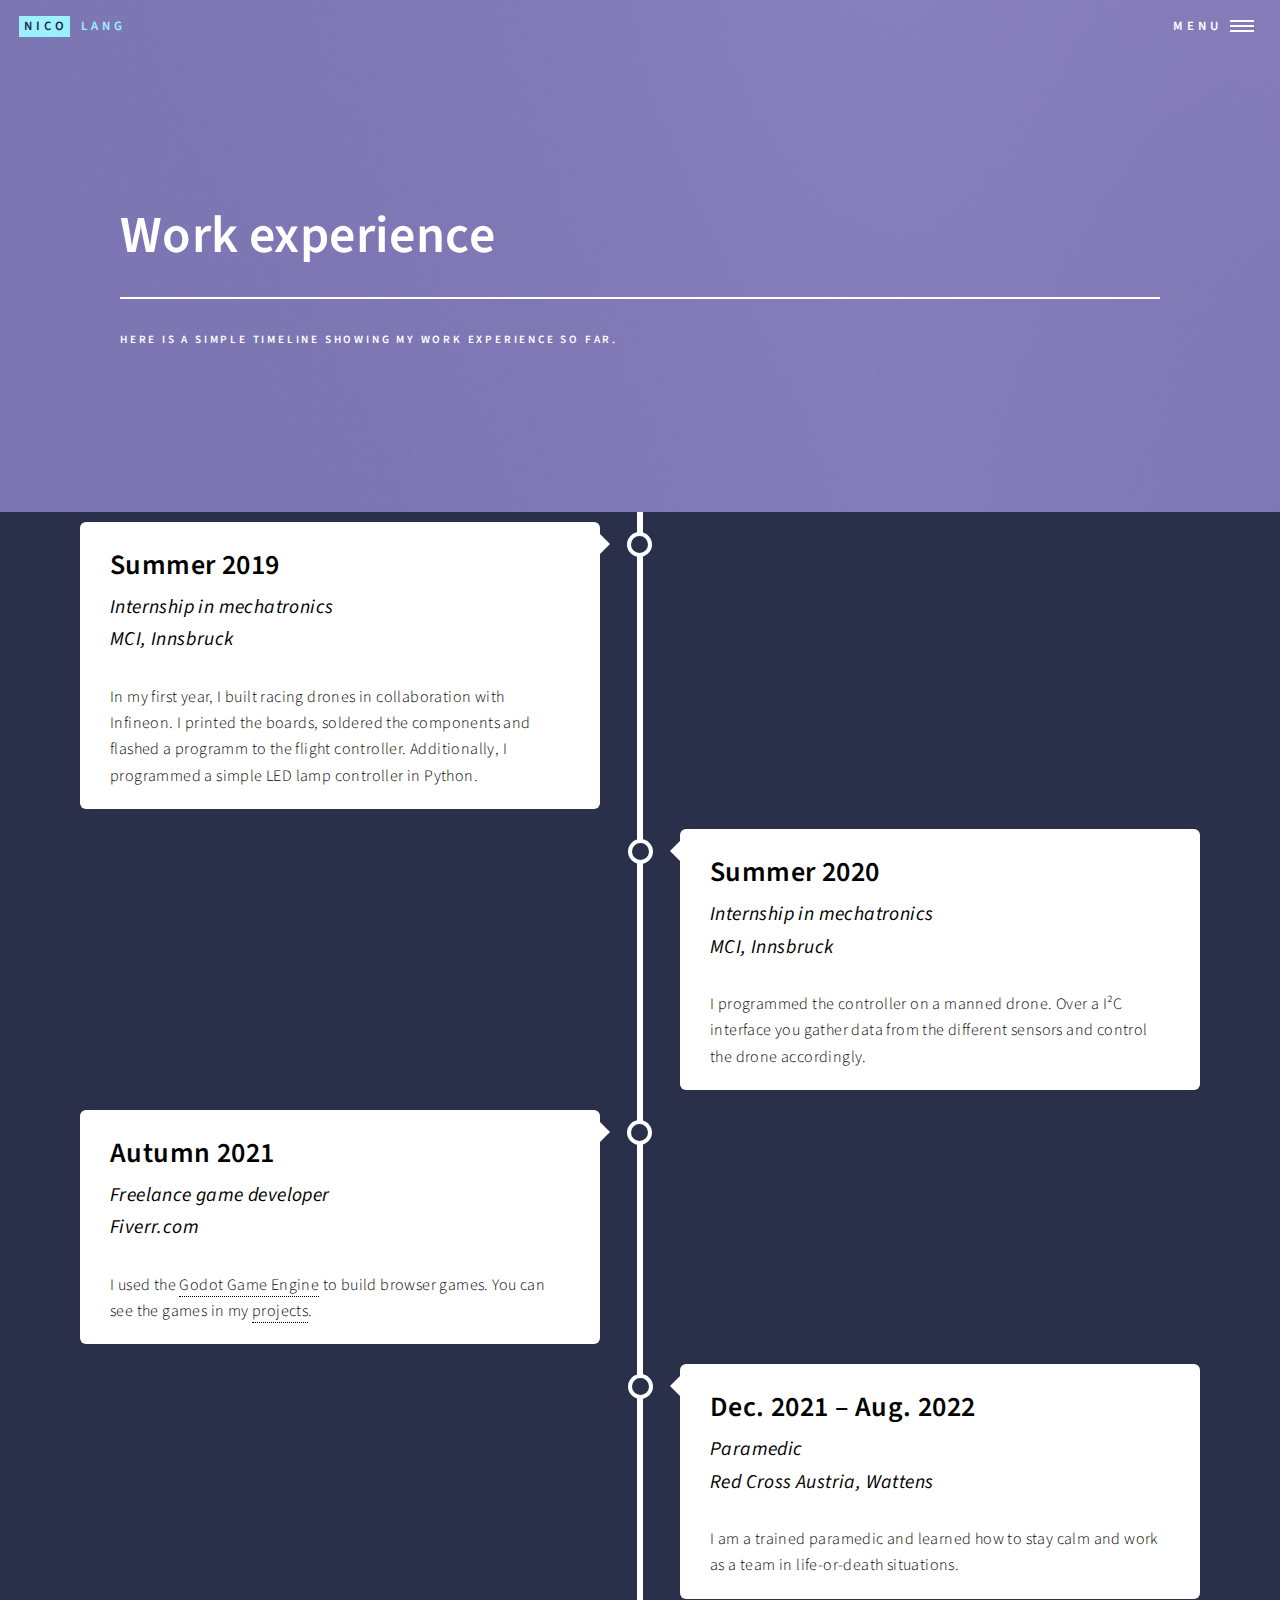
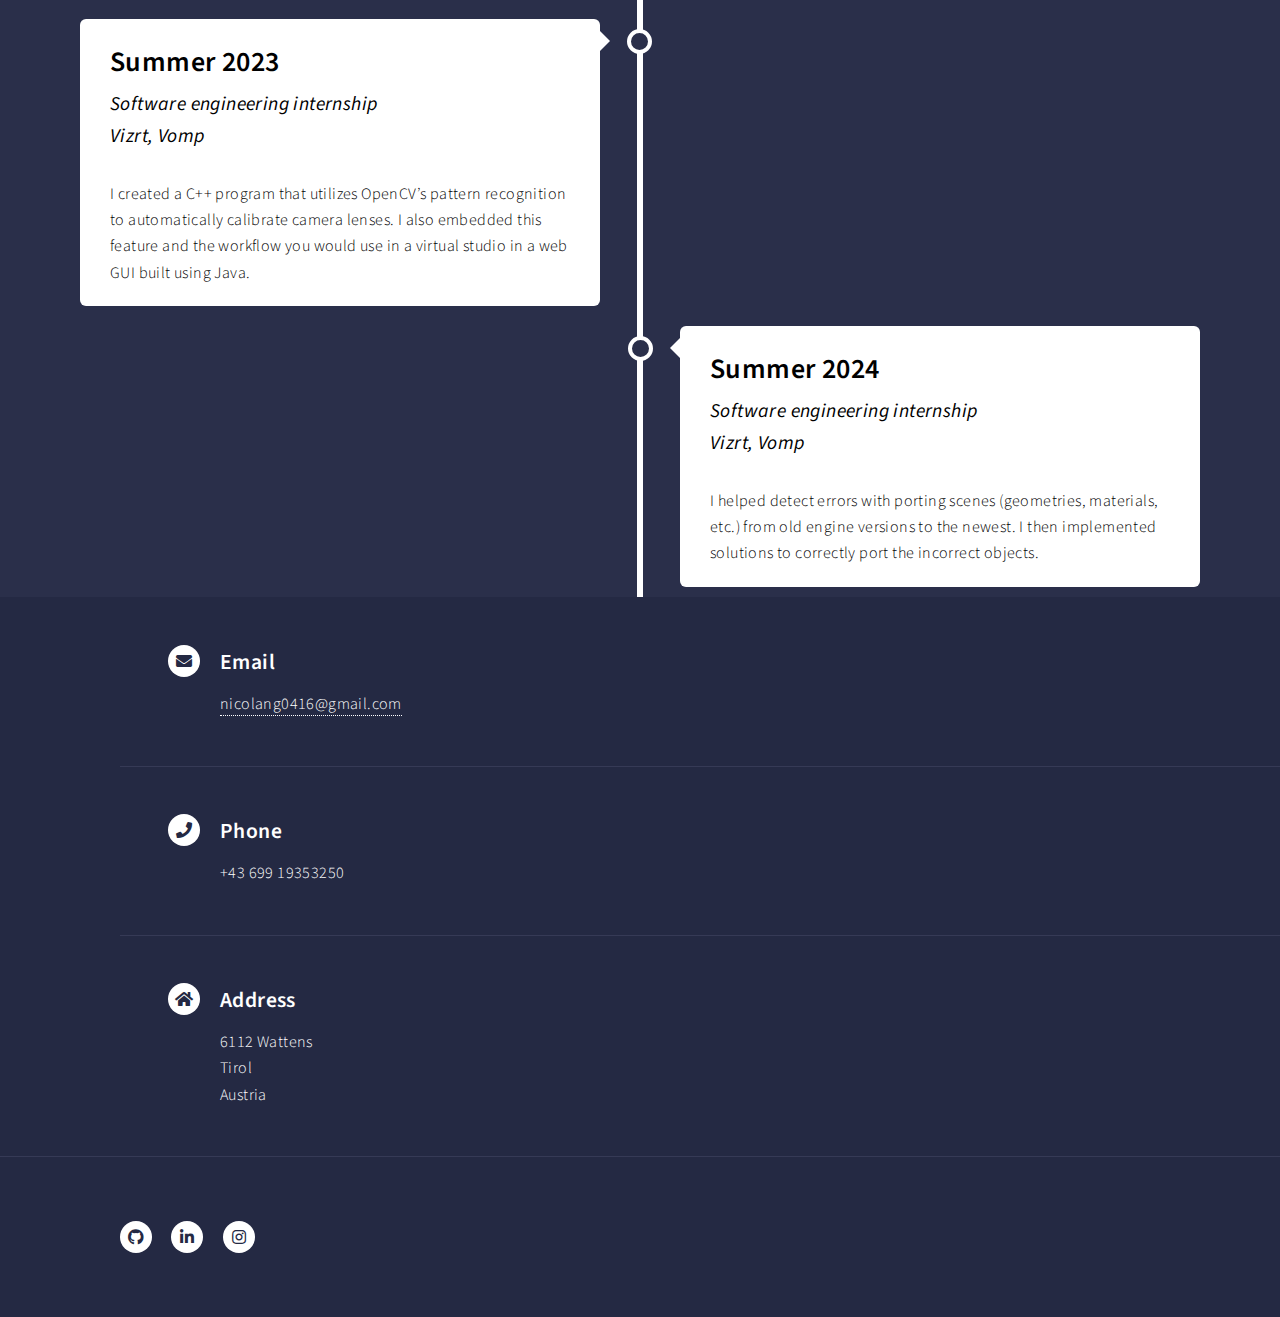
<file: experience.html>
<!DOCTYPE HTML>
<html>
	<head>
		<title>Work experience</title>
		<meta charset="utf-8" />
		<meta name="viewport" content="width=device-width, initial-scale=1, user-scalable=no" />
		<link rel="stylesheet" href="assets/css/main.css" />
		<noscript><link rel="stylesheet" href="assets/css/noscript.css" /></noscript>
	</head>
	<body class="is-preload">

		<!-- Wrapper -->
			<div id="wrapper">

				<!-- Header -->
				<header id="header" class="alt">
					<a href="index.html" class="logo"><strong>Nico</strong> <span>Lang</span></a>
					<nav>
						<a href="#menu">Menu</a>
					</nav>
				</header>

			<!-- Menu -->
				<nav id="menu">
					<ul class="links">
						<li><a href="index.html">Home</a></li>
						<li><a href="experience.html">Work experience</a></li>
						<li><a href="projects.html">Projects</a></li>
						<li><a href="education.html">Education</a></li>
						<li><a href="skills.html">Skills</a></li>
					</ul>
				</nav>

				<!-- Banner -->
				<!-- Note: The "styleN" class below should match that of the header element. -->
					<section id="banner" class="style2">
						<div class="inner">
							<span class="image">
								<img src="images/pic07.jpg" alt="" />
							</span>
							<header class="major">
								<h1>Work experience</h1>
							</header>
							<div class="content">
								<p>Here is a simple timeline showing my work experience so far.</p>
							</div>
						</div>
					</section>

				<!-- Main -->
					<div id="main">

						<div class="timeline">
							<div class="container left">
							  <div class="timeline-content">
								<h2>
									<span class="main-title">Summer 2019</span>
									<span class="sub-title">
										Internship in mechatronics<br>
										MCI, Innsbruck
									</span>
								</h2>
								<p>In my first year, I built racing drones in collaboration with Infineon.
								I printed the boards, soldered the components and flashed a programm to the flight controller.
								Additionally, I programmed a simple LED lamp controller in Python.</p>
							  </div>
							</div>
							<div class="container right">
								<div class="timeline-content">
									<h2>
										<span class="main-title">Summer 2020</span>
										<span class="sub-title">
											Internship in mechatronics<br>
											MCI, Innsbruck
										</span>
									</h2>
									<p>I programmed the controller on a manned drone.
										Over a I²C interface you gather data from the different sensors and control the drone accordingly.</p>
								  </div>
							</div>
							<div class="container left">
								<div class="timeline-content">
									<h2>
										<span class="main-title">Autumn 2021</span>
										<span class="sub-title">
											Freelance game developer<br>
											Fiverr.com
										</span>
									</h2>
									<p>I used the <a href="https://godotengine.org/">Godot Game Engine</a> to build browser games.
										You can see the games in my <a href="projects.html">projects</a>.</p>
								  </div>
							  </div>
							  <div class="container right">
								<div class="timeline-content">
									<h2>
										<span class="main-title">Dec. 2021 – Aug. 2022</span>
										<span class="sub-title">
											Paramedic<br>
											Red Cross Austria, Wattens
										</span>
									</h2>
									<p>I am a trained paramedic and learned how to stay calm and work as a team in life-or-death situations.</p>
								  </div>
							  </div>
							  <div class="container left">
								<div class="timeline-content">
									<h2>
										<span class="main-title">Summer 2023</span>
										<span class="sub-title">
											Software engineering internship<br>
											Vizrt, Vomp
										</span>
									</h2>
									<p>I created a C++ program that utilizes OpenCV’s pattern recognition to automatically calibrate camera lenses.
										I also embedded this feature and the workflow you would use in a virtual studio  in a web GUI built using Java.
									</p>
								  </div>
							  </div>
							  <div class="container right">
								<div class="timeline-content">
									<h2>
										<span class="main-title">Summer 2024</span>
										<span class="sub-title">
											Software engineering internship<br>
											Vizrt, Vomp
										</span>
									</h2>
									<p>I helped detect errors with porting scenes (geometries, materials, etc.) from old engine versions to the newest.
										I then implemented solutions to correctly port the incorrect objects.</p>
								  </div>
							  </div>
						  </div>

					</div>

				<!-- Contact -->
				<section id="contact">
					<div class="inner">
						<section class="split">
							<section>
								<div class="contact-method">
									<span class="icon solid alt fa-envelope"></span>
									<h3>Email</h3>
									<a href="#">nicolang0416@gmail.com</a>
								</div>
							</section>
							<section>
								<div class="contact-method">
									<span class="icon solid alt fa-phone"></span>
									<h3>Phone</h3>
									<span>+43 699 19353250</span>
								</div>
							</section>
							<section>
								<div class="contact-method">
									<span class="icon solid alt fa-home"></span>
									<h3>Address</h3>
									<span>6112 Wattens<br />
									Tirol<br />
									Austria</span>
								</div>
							</section>
						</section>
					</div>
				</section>

			<!-- Footer -->
				<footer id="footer">
					<div class="inner">
						<ul class="icons">
							<li><a href="https://github.com/nicoewok" class="icon brands alt fa-github"><span class="label">GitHub</span></a></li>
							<li><a href="https://www.linkedin.com/in/nico-lang-324909205/" class="icon brands alt fa-linkedin-in"><span class="label">LinkedIn</span></a></li>
							<li><a href="https://www.instagram.com/nicoewok/?next=%2F" class="icon brands alt fa-instagram"><span class="label">Instagram</span></a></li>
						</ul>
					</div>
				</footer>

			</div>

		<!-- Scripts -->
			<script src="assets/js/jquery.min.js"></script>
			<script src="assets/js/jquery.scrolly.min.js"></script>
			<script src="assets/js/jquery.scrollex.min.js"></script>
			<script src="assets/js/browser.min.js"></script>
			<script src="assets/js/breakpoints.min.js"></script>
			<script src="assets/js/util.js"></script>
			<script src="assets/js/main.js"></script>

	</body>
</html>
</file>
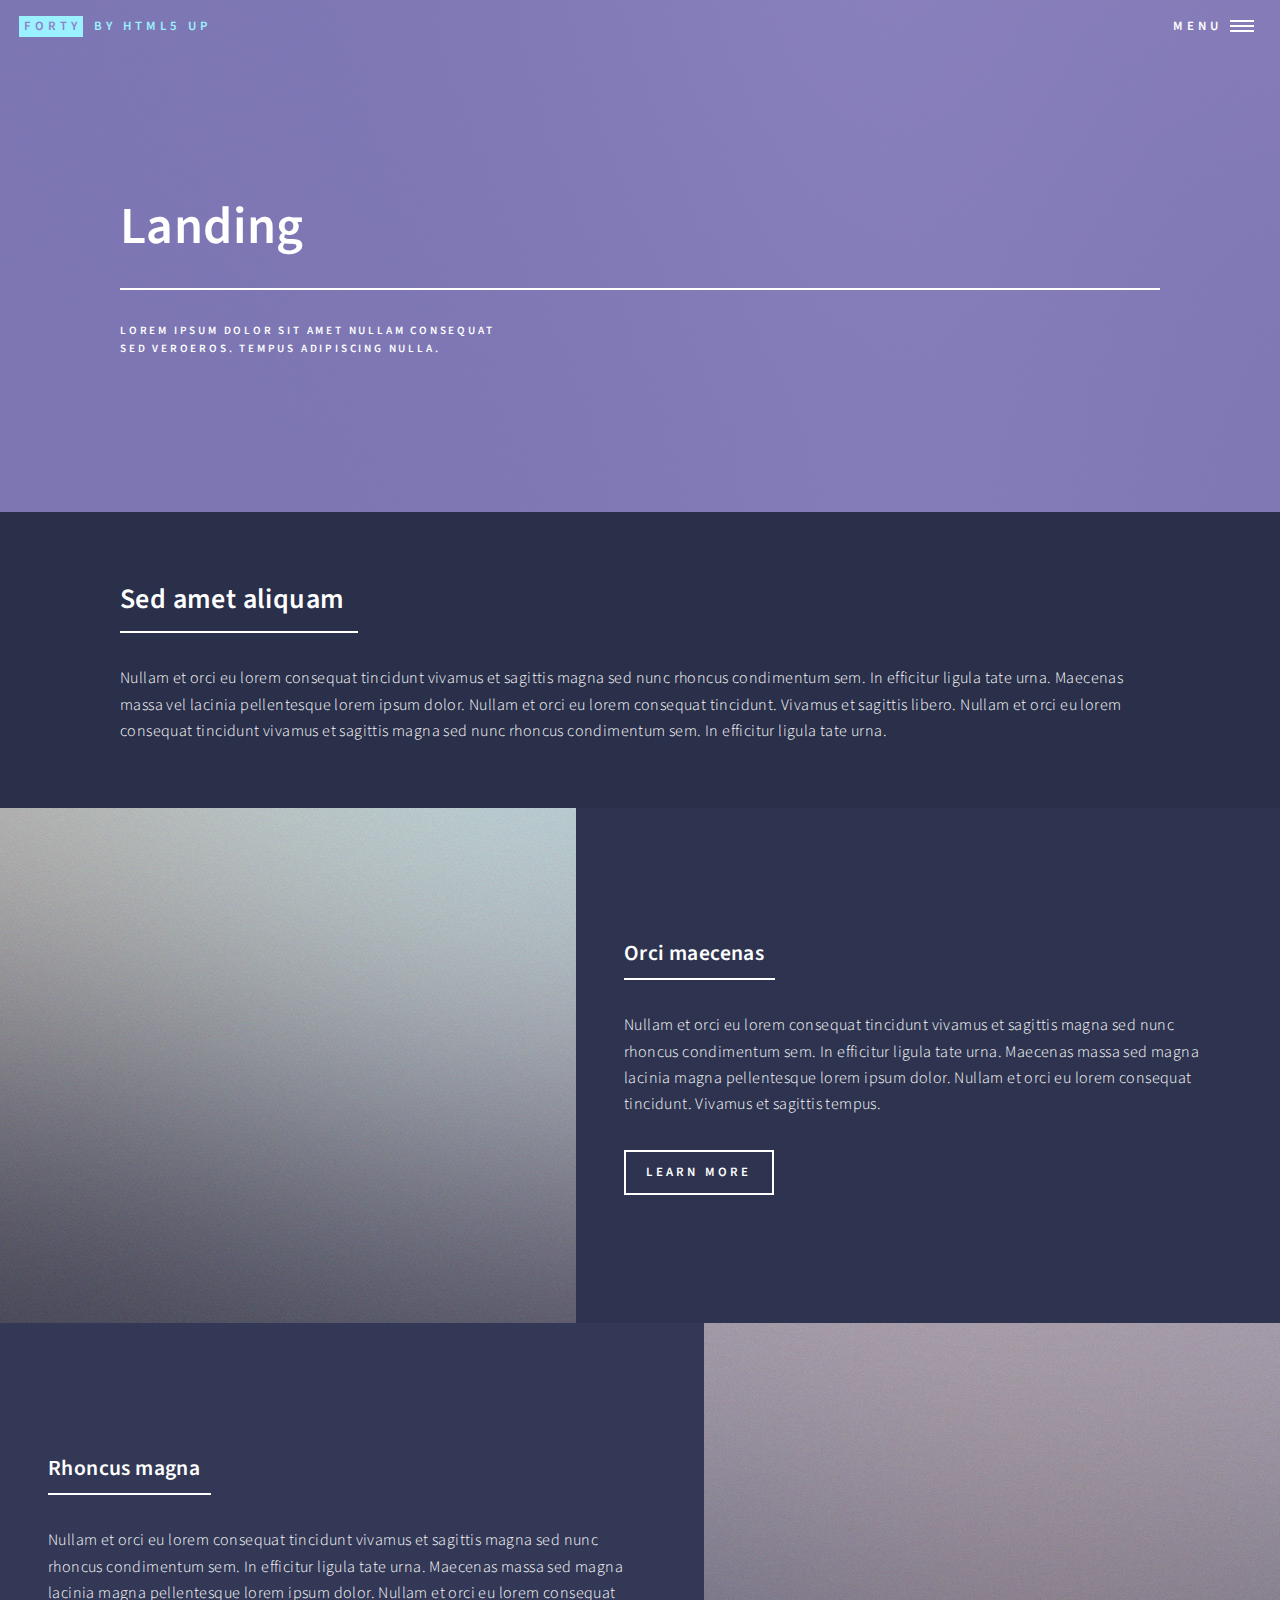
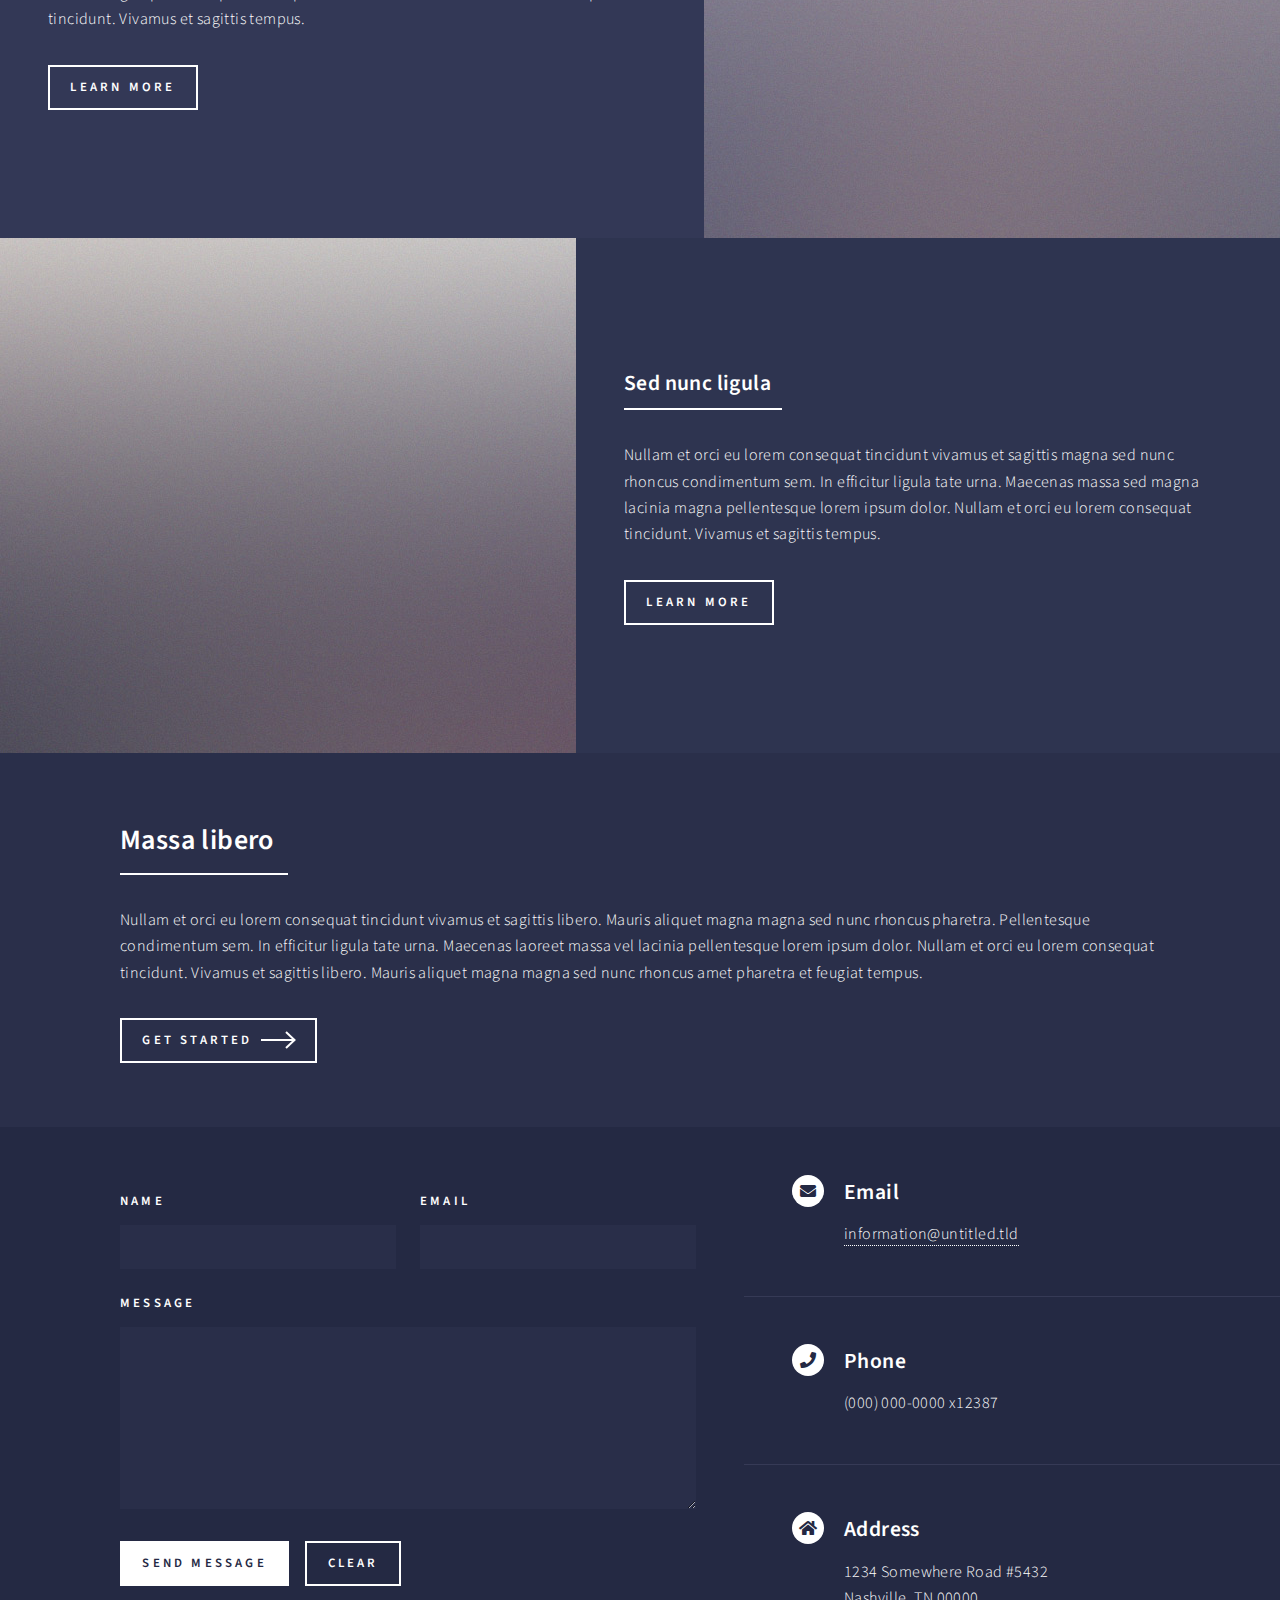
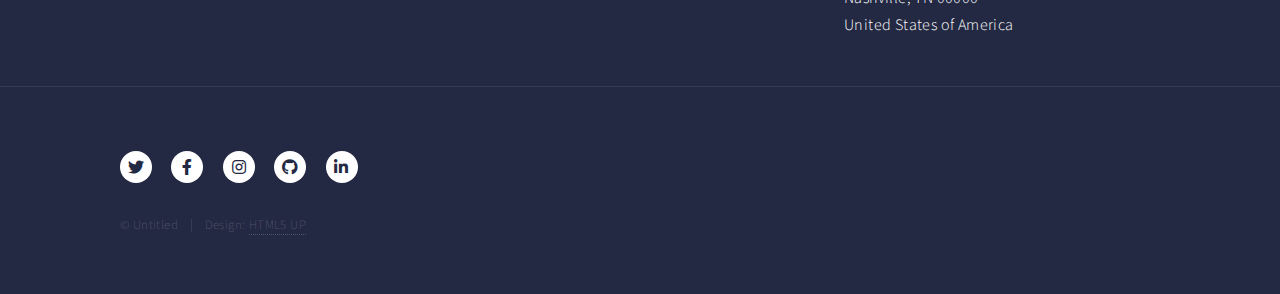
<file: landing.html>
<!DOCTYPE HTML>
<!--
	Forty by HTML5 UP
	html5up.net | @ajlkn
	Free for personal and commercial use under the CCA 3.0 license (html5up.net/license)
-->
<html>
	<head>
		<title>Landing - Forty by HTML5 UP</title>
		<meta charset="utf-8" />
		<meta name="viewport" content="width=device-width, initial-scale=1, user-scalable=no" />
		<link rel="stylesheet" href="assets/css/main.css" />
		<noscript><link rel="stylesheet" href="assets/css/noscript.css" /></noscript>
	</head>
	<body class="is-preload">

		<!-- Wrapper -->
			<div id="wrapper">

				<!-- Header -->
				<!-- Note: The "styleN" class below should match that of the banner element. -->
					<header id="header" class="alt style2">
						<a href="index.html" class="logo"><strong>Forty</strong> <span>by HTML5 UP</span></a>
						<nav>
							<a href="#menu">Menu</a>
						</nav>
					</header>

				<!-- Menu -->
					<nav id="menu">
						<ul class="links">
							<li><a href="index.html">Home</a></li>
							<li><a href="landing.html">Landing</a></li>
							<li><a href="generic.html">Generic</a></li>
							<li><a href="elements.html">Elements</a></li>
						</ul>
						<ul class="actions stacked">
							<li><a href="#" class="button primary fit">Get Started</a></li>
							<li><a href="#" class="button fit">Log In</a></li>
						</ul>
					</nav>

				<!-- Banner -->
				<!-- Note: The "styleN" class below should match that of the header element. -->
					<section id="banner" class="style2">
						<div class="inner">
							<span class="image">
								<img src="images/pic07.jpg" alt="" />
							</span>
							<header class="major">
								<h1>Landing</h1>
							</header>
							<div class="content">
								<p>Lorem ipsum dolor sit amet nullam consequat<br />
								sed veroeros. tempus adipiscing nulla.</p>
							</div>
						</div>
					</section>

				<!-- Main -->
					<div id="main">

						<!-- One -->
							<section id="one">
								<div class="inner">
									<header class="major">
										<h2>Sed amet aliquam</h2>
									</header>
									<p>Nullam et orci eu lorem consequat tincidunt vivamus et sagittis magna sed nunc rhoncus condimentum sem. In efficitur ligula tate urna. Maecenas massa vel lacinia pellentesque lorem ipsum dolor. Nullam et orci eu lorem consequat tincidunt. Vivamus et sagittis libero. Nullam et orci eu lorem consequat tincidunt vivamus et sagittis magna sed nunc rhoncus condimentum sem. In efficitur ligula tate urna.</p>
								</div>
							</section>

						<!-- Two -->
							<section id="two" class="spotlights">
								<section>
									<a href="generic.html" class="image">
										<img src="images/pic08.jpg" alt="" data-position="center center" />
									</a>
									<div class="content">
										<div class="inner">
											<header class="major">
												<h3>Orci maecenas</h3>
											</header>
											<p>Nullam et orci eu lorem consequat tincidunt vivamus et sagittis magna sed nunc rhoncus condimentum sem. In efficitur ligula tate urna. Maecenas massa sed magna lacinia magna pellentesque lorem ipsum dolor. Nullam et orci eu lorem consequat tincidunt. Vivamus et sagittis tempus.</p>
											<ul class="actions">
												<li><a href="generic.html" class="button">Learn more</a></li>
											</ul>
										</div>
									</div>
								</section>
								<section>
									<a href="generic.html" class="image">
										<img src="images/pic09.jpg" alt="" data-position="top center" />
									</a>
									<div class="content">
										<div class="inner">
											<header class="major">
												<h3>Rhoncus magna</h3>
											</header>
											<p>Nullam et orci eu lorem consequat tincidunt vivamus et sagittis magna sed nunc rhoncus condimentum sem. In efficitur ligula tate urna. Maecenas massa sed magna lacinia magna pellentesque lorem ipsum dolor. Nullam et orci eu lorem consequat tincidunt. Vivamus et sagittis tempus.</p>
											<ul class="actions">
												<li><a href="generic.html" class="button">Learn more</a></li>
											</ul>
										</div>
									</div>
								</section>
								<section>
									<a href="generic.html" class="image">
										<img src="images/pic10.jpg" alt="" data-position="25% 25%" />
									</a>
									<div class="content">
										<div class="inner">
											<header class="major">
												<h3>Sed nunc ligula</h3>
											</header>
											<p>Nullam et orci eu lorem consequat tincidunt vivamus et sagittis magna sed nunc rhoncus condimentum sem. In efficitur ligula tate urna. Maecenas massa sed magna lacinia magna pellentesque lorem ipsum dolor. Nullam et orci eu lorem consequat tincidunt. Vivamus et sagittis tempus.</p>
											<ul class="actions">
												<li><a href="generic.html" class="button">Learn more</a></li>
											</ul>
										</div>
									</div>
								</section>
							</section>

						<!-- Three -->
							<section id="three">
								<div class="inner">
									<header class="major">
										<h2>Massa libero</h2>
									</header>
									<p>Nullam et orci eu lorem consequat tincidunt vivamus et sagittis libero. Mauris aliquet magna magna sed nunc rhoncus pharetra. Pellentesque condimentum sem. In efficitur ligula tate urna. Maecenas laoreet massa vel lacinia pellentesque lorem ipsum dolor. Nullam et orci eu lorem consequat tincidunt. Vivamus et sagittis libero. Mauris aliquet magna magna sed nunc rhoncus amet pharetra et feugiat tempus.</p>
									<ul class="actions">
										<li><a href="generic.html" class="button next">Get Started</a></li>
									</ul>
								</div>
							</section>

					</div>

				<!-- Contact -->
					<section id="contact">
						<div class="inner">
							<section>
								<form method="post" action="#">
									<div class="fields">
										<div class="field half">
											<label for="name">Name</label>
											<input type="text" name="name" id="name" />
										</div>
										<div class="field half">
											<label for="email">Email</label>
											<input type="text" name="email" id="email" />
										</div>
										<div class="field">
											<label for="message">Message</label>
											<textarea name="message" id="message" rows="6"></textarea>
										</div>
									</div>
									<ul class="actions">
										<li><input type="submit" value="Send Message" class="primary" /></li>
										<li><input type="reset" value="Clear" /></li>
									</ul>
								</form>
							</section>
							<section class="split">
								<section>
									<div class="contact-method">
										<span class="icon solid alt fa-envelope"></span>
										<h3>Email</h3>
										<a href="#">information@untitled.tld</a>
									</div>
								</section>
								<section>
									<div class="contact-method">
										<span class="icon solid alt fa-phone"></span>
										<h3>Phone</h3>
										<span>(000) 000-0000 x12387</span>
									</div>
								</section>
								<section>
									<div class="contact-method">
										<span class="icon solid alt fa-home"></span>
										<h3>Address</h3>
										<span>1234 Somewhere Road #5432<br />
										Nashville, TN 00000<br />
										United States of America</span>
									</div>
								</section>
							</section>
						</div>
					</section>

				<!-- Footer -->
					<footer id="footer">
						<div class="inner">
							<ul class="icons">
								<li><a href="#" class="icon brands alt fa-twitter"><span class="label">Twitter</span></a></li>
								<li><a href="#" class="icon brands alt fa-facebook-f"><span class="label">Facebook</span></a></li>
								<li><a href="#" class="icon brands alt fa-instagram"><span class="label">Instagram</span></a></li>
								<li><a href="#" class="icon brands alt fa-github"><span class="label">GitHub</span></a></li>
								<li><a href="#" class="icon brands alt fa-linkedin-in"><span class="label">LinkedIn</span></a></li>
							</ul>
							<ul class="copyright">
								<li>&copy; Untitled</li><li>Design: <a href="https://html5up.net">HTML5 UP</a></li>
							</ul>
						</div>
					</footer>

			</div>

		<!-- Scripts -->
			<script src="assets/js/jquery.min.js"></script>
			<script src="assets/js/jquery.scrolly.min.js"></script>
			<script src="assets/js/jquery.scrollex.min.js"></script>
			<script src="assets/js/browser.min.js"></script>
			<script src="assets/js/breakpoints.min.js"></script>
			<script src="assets/js/util.js"></script>
			<script src="assets/js/main.js"></script>

	</body>
</html>
</file>
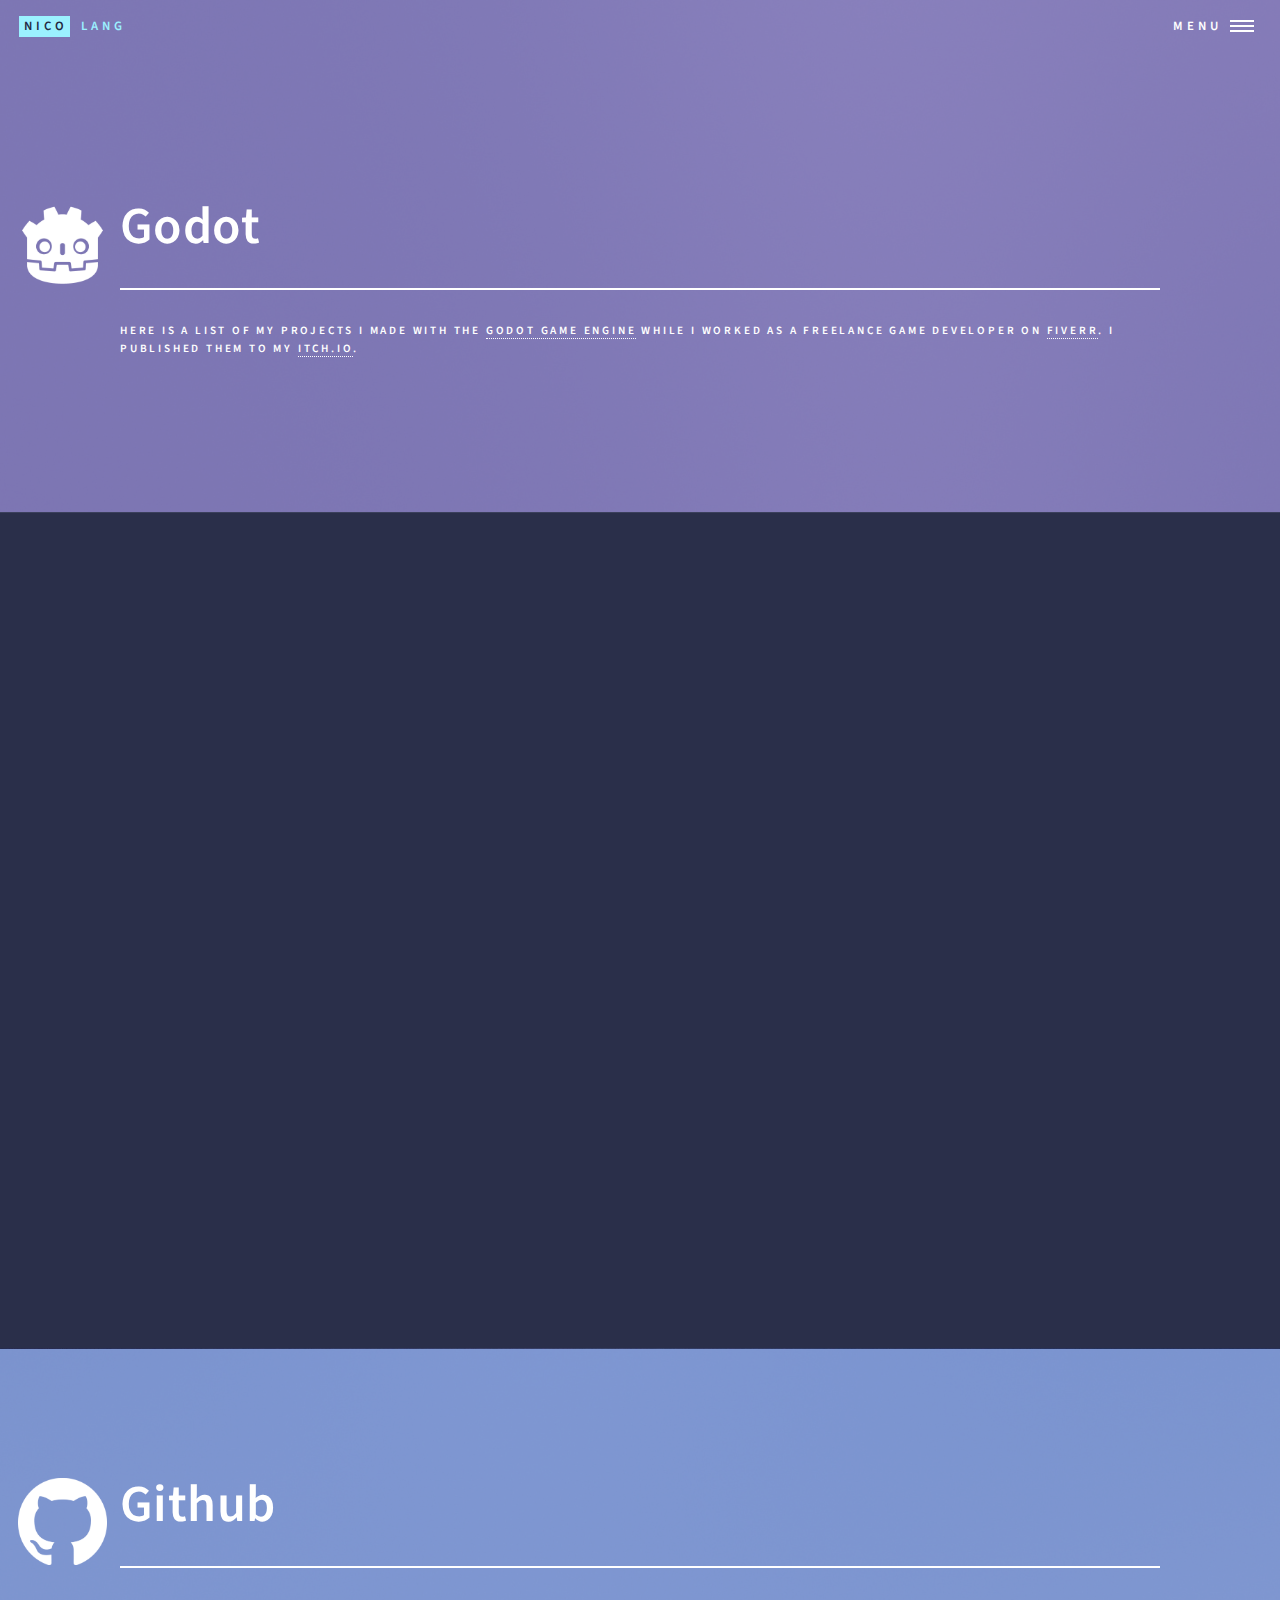
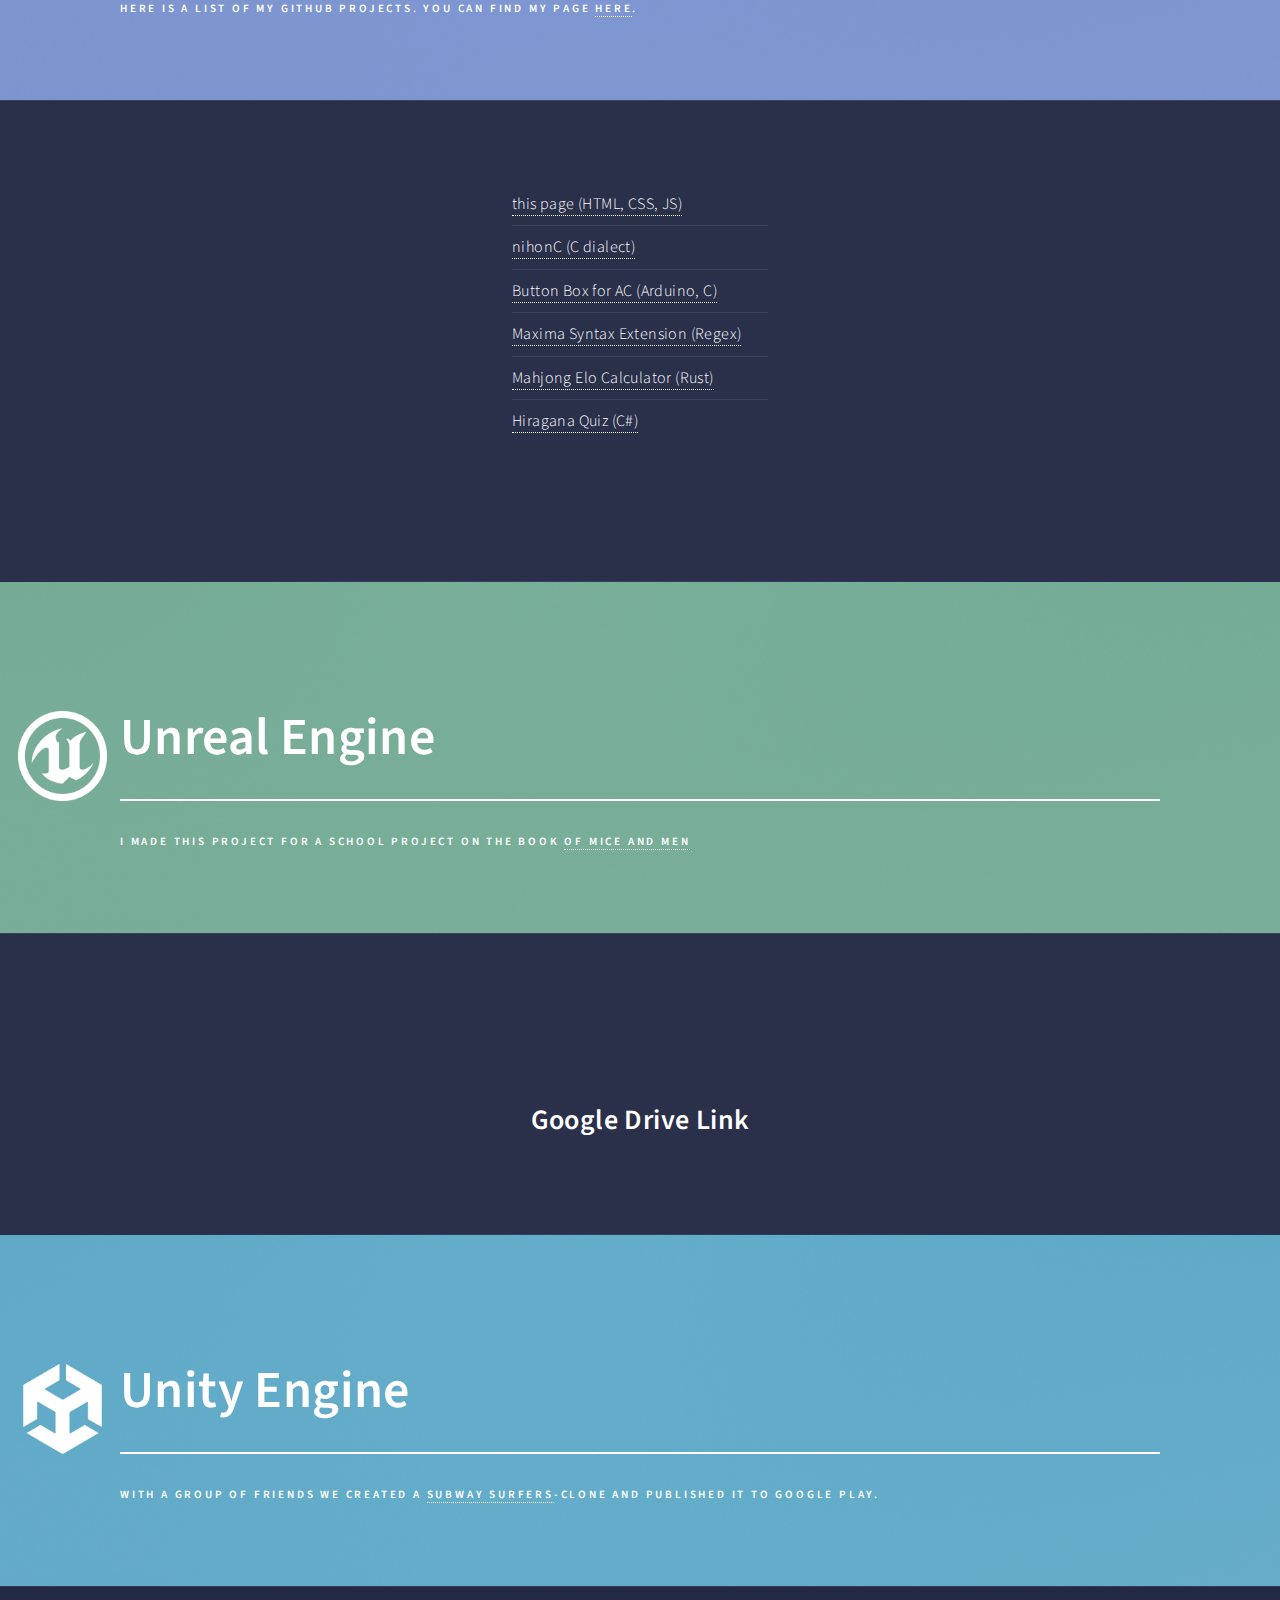
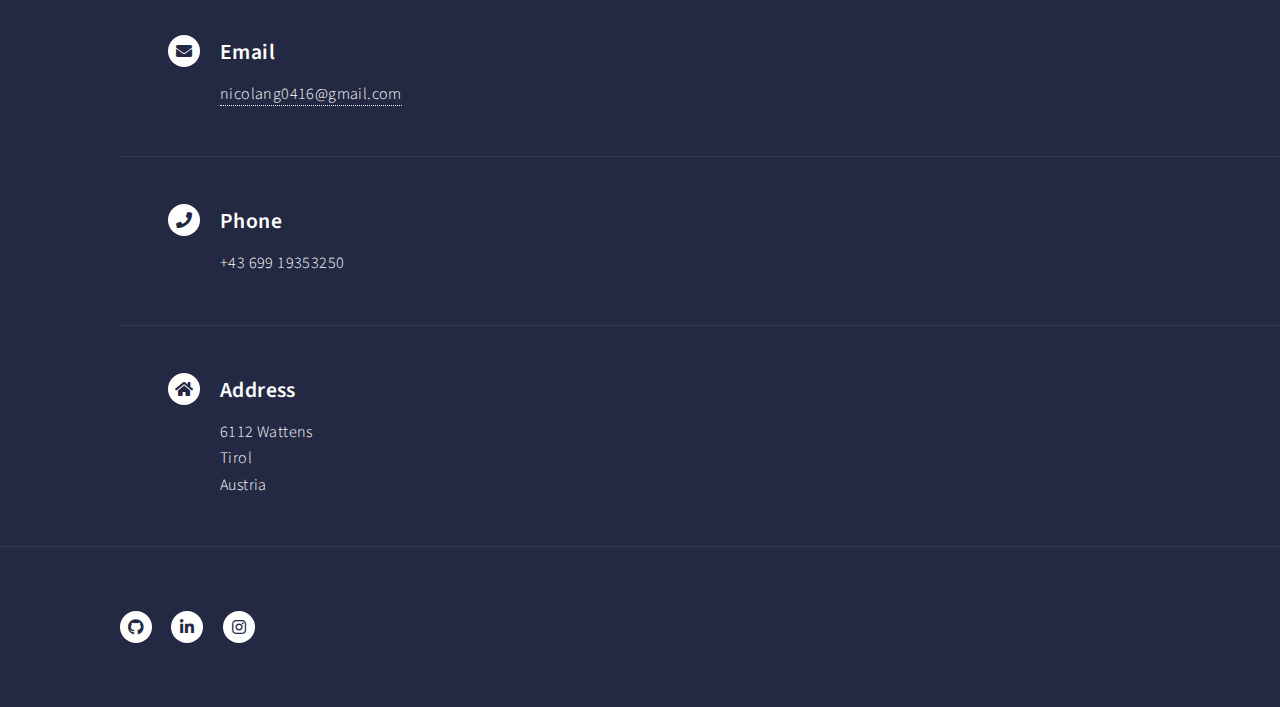
<file: projects.html>
<!DOCTYPE HTML>
<html>
	<head>
		<title>Projects</title>
		<meta charset="utf-8" />
		<meta name="viewport" content="width=device-width, initial-scale=1, user-scalable=no" />
		<link rel="stylesheet" href="assets/css/main.css" />
		<noscript><link rel="stylesheet" href="assets/css/noscript.css" /></noscript>
	</head>
	<body class="is-preload">

		<!-- Wrapper -->
			<div id="wrapper">

				<!-- Header -->
				<header id="header" class="alt">
					<a href="index.html" class="logo"><strong>Nico</strong> <span>Lang</span></a>
					<nav>
						<a href="#menu">Menu</a>
					</nav>
				</header>

			<!-- Menu -->
				<nav id="menu">
					<ul class="links">
						<li><a href="index.html">Home</a></li>
						<li><a href="experience.html">Work experience</a></li>
						<li><a href="projects.html">Projects</a></li>
						<li><a href="education.html">Education</a></li>
						<li><a href="skills.html">Skills</a></li>
					</ul>
				</nav>

				<!-- Main -->
					<div id="main" class="alt">

						<section id="banner" class="style2">
							<div class="inner">
								<span class="image">
									<img src="images/pic07.jpg" alt="" />
								</span>
								<header class="major">
									<h1>
										Godot
										<img src="images/godot.png" alt="" style="width: 7vw; height: auto;  position:absolute; top: 15px; left: -8vw;"/>
									</h1>
								</header>
								<div class="content">
									<p>Here is a list of my projects I made with the <a href="https://godotengine.org/">Godot Game Engine</a> while I worked as a Freelance game developer on <a href="https://de.fiverr.com/">Fiverr</a>.
										I published them to my <a href="https://nicoewok.itch.io/">itch.io</a>.</p>
								</div>
							</div>
						</section>
						<div id="main">
							<div style="display: flex; flex-direction: column; align-items: center; margin: 0px 20vw;">
								<iframe frameborder="0" src="https://itch.io/embed/1243177?bg_color=2a2f4a&amp;fg_color=ffffff&amp;border_color=2a2f4a" width="552" height="167"><a href="https://nicoewok.itch.io/jericho">Jericho by nicoewok</a></iframe>
								<iframe frameborder="0" src="https://itch.io/embed/1271561?bg_color=2a2f4a&amp;fg_color=ffffff&amp;border_color=2a2f4a" width="552" height="167"><a href="https://nicoewok.itch.io/nats-quest">Nat's Quest by nicoewok</a></iframe>
								<iframe frameborder="0" src="https://itch.io/embed/1267249?bg_color=2a2f4a&amp;fg_color=ffffff&amp;border_color=2a2f4a" width="552" height="167"><a href="https://nicoewok.itch.io/instagious">Instagious by nicoewok</a></iframe>
								<iframe frameborder="0" src="https://itch.io/embed/1190413?bg_color=2a2f4a&amp;fg_color=ffffff&amp;border_color=2a2f4a" width="552" height="167"><a href="https://nicoewok.itch.io/cyberrun">CyberRun by nicoewok</a></iframe>
								<iframe frameborder="0" src="https://itch.io/embed/1266045?bg_color=2a2f4a&amp;fg_color=ffffff&amp;border_color=2a2f4a" width="552" height="167"><a href="https://nicoewok.itch.io/shibgame">ShibGame by nicoewok</a></iframe>
							</div>
						</div>

						<section id="banner2" class="style5">
							<div class="inner">
								<span class="image">
									<img src="images/pic07.jpg" alt="" />
								</span>
								<header class="major">
									<h1>
										Github
										<img src="images/github.png" alt="" style="width: 7vw; height: auto;  position:absolute; top: 15px; left: -8vw;"/>
									</h1>
								</header>
								<div class="content">
									<p>Here is a list of my github projects. You can find my page <a href="https://github.com/nicoewok">here</a>.</p>
								</div>
							</div>
						</section>
						<div id="main">
							<div style="display: block; align-items: center; margin: 0px 40vw; margin-top: 10vh; height: 390px;">
								<ul class="alt">
									<li><a href="https://github.com/nicoewok/nicoewok.github.io">this page (HTML, CSS, JS)</a></li>
									<li><a href="https://github.com/nicoewok/nihonC">nihonC (C dialect)</a></li>
									<li><a href="https://github.com/nicoewok/buttonbox-ac">Button Box for AC (Arduino, C)</a></li>
									<li><a href="https://github.com/nicoewok/maxima-syntax-highlighting">Maxima Syntax Extension (Regex)</a></li>
									<li><a href="https://github.com/nicoewok/mahjong-elo">Mahjong Elo Calculator (Rust)</a></li>
									<li><a href="https://github.com/nicoewok/hiragana-quiz">Hiragana Quiz (C#)</a></li>
								</ul>
							</div>
						</div>


						<section id="banner2" class="style6">
							<div class="inner">
								<span class="image">
									<img src="images/pic07.jpg" alt="" />
								</span>
								<header class="major">
									<h1>
										Unreal Engine
										<img src="images/unreal.png" alt="" style="width: 7vw; height: auto;  position:absolute; top: 15px; left: -8vw;"/>
									</h1>
								</header>
								<div class="content">
									<p>I made this project for a school project on the book <a href="https://en.wikipedia.org/wiki/Of_Mice_and_Men">Of mice and men</a></p>
								</div>
							</div>
						</section>
						<div id="main">
							<div style="display: flex; justify-content: center; align-items: center; margin: 0px 40vw;  margin-top: 100px; height: 200px;">
								<h2><a href="https://drive.google.com/file/d/1qpmozBetRDpwVSsjCGBQfkADrtAvjUS9/view?usp=sharing">Google Drive Link</a></h4>
							</div>
						</div>

						<section id="banner2" class="style1">
							<div class="inner">
								<span class="image">
									<img src="images/pic07.jpg" alt="" />
								</span>
								<header class="major">
									<h1>
										Unity Engine
										<img src="images/unity.png" alt="" style="width: 7vw; height: auto;  position:absolute; top: 15px; left: -8vw;"/>
									</h1>
								</header>
								<div class="content">
									<p>With a group of friends we created a <a href="https://play.google.com/store/apps/details?id=com.kiloo.subwaysurf&hl=de_AT&pli=1">Subway Surfers</a>-clone and published it to Google Play.</p>
								</div>
							</div>
						</section>
						

					</div>

				<!-- Contact -->
				<section id="contact">
					<div class="inner">
						<section class="split">
							<section>
								<div class="contact-method">
									<span class="icon solid alt fa-envelope"></span>
									<h3>Email</h3>
									<a href="#">nicolang0416@gmail.com</a>
								</div>
							</section>
							<section>
								<div class="contact-method">
									<span class="icon solid alt fa-phone"></span>
									<h3>Phone</h3>
									<span>+43 699 19353250</span>
								</div>
							</section>
							<section>
								<div class="contact-method">
									<span class="icon solid alt fa-home"></span>
									<h3>Address</h3>
									<span>6112 Wattens<br />
									Tirol<br />
									Austria</span>
								</div>
							</section>
						</section>
					</div>
				</section>

			<!-- Footer -->
				<footer id="footer">
					<div class="inner">
						<ul class="icons">
							<li><a href="https://github.com/nicoewok" class="icon brands alt fa-github"><span class="label">GitHub</span></a></li>
							<li><a href="https://www.linkedin.com/in/nico-lang-324909205/" class="icon brands alt fa-linkedin-in"><span class="label">LinkedIn</span></a></li>
							<li><a href="https://www.instagram.com/nicoewok/?next=%2F" class="icon brands alt fa-instagram"><span class="label">Instagram</span></a></li>
						</ul>
					</div>
				</footer>
			</div>

		<!-- Scripts -->
			<script src="assets/js/jquery.min.js"></script>
			<script src="assets/js/jquery.scrolly.min.js"></script>
			<script src="assets/js/jquery.scrollex.min.js"></script>
			<script src="assets/js/browser.min.js"></script>
			<script src="assets/js/breakpoints.min.js"></script>
			<script src="assets/js/util.js"></script>
			<script src="assets/js/main.js"></script>

	</body>
</html>
</file>
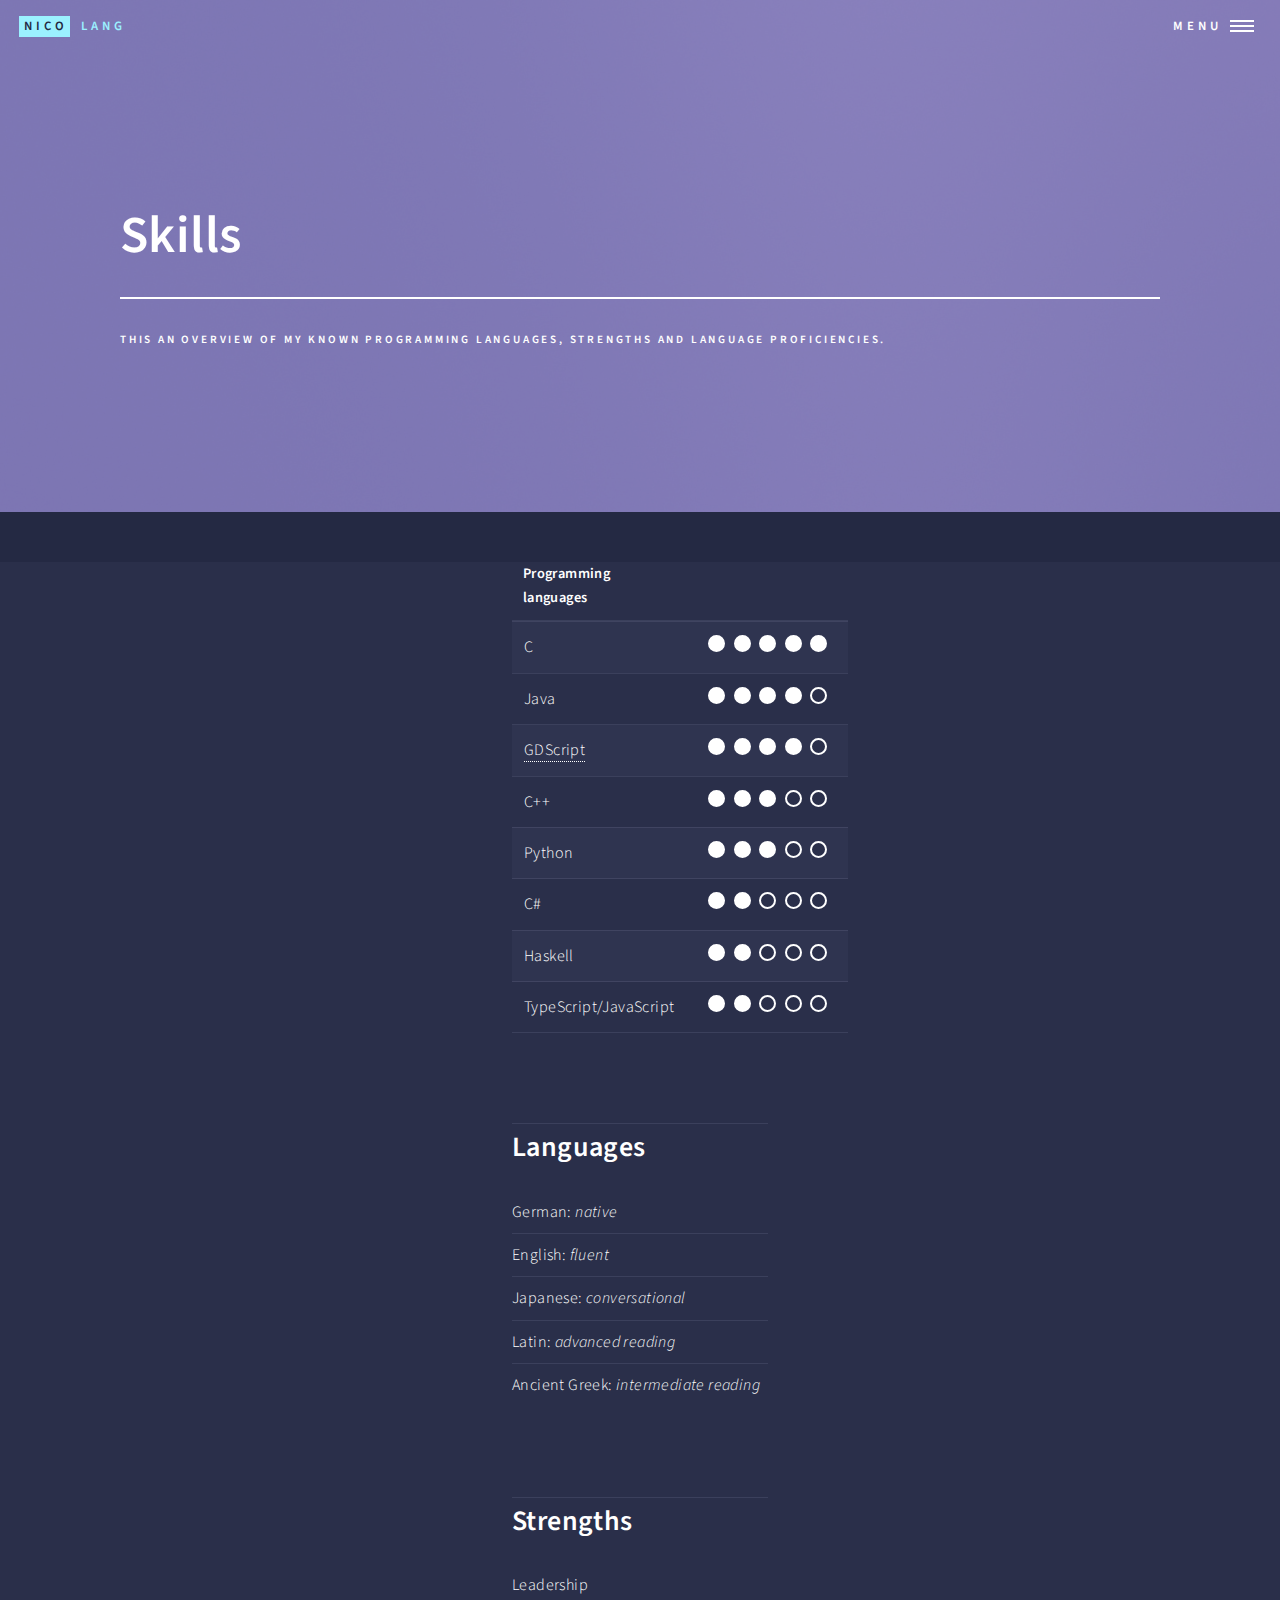
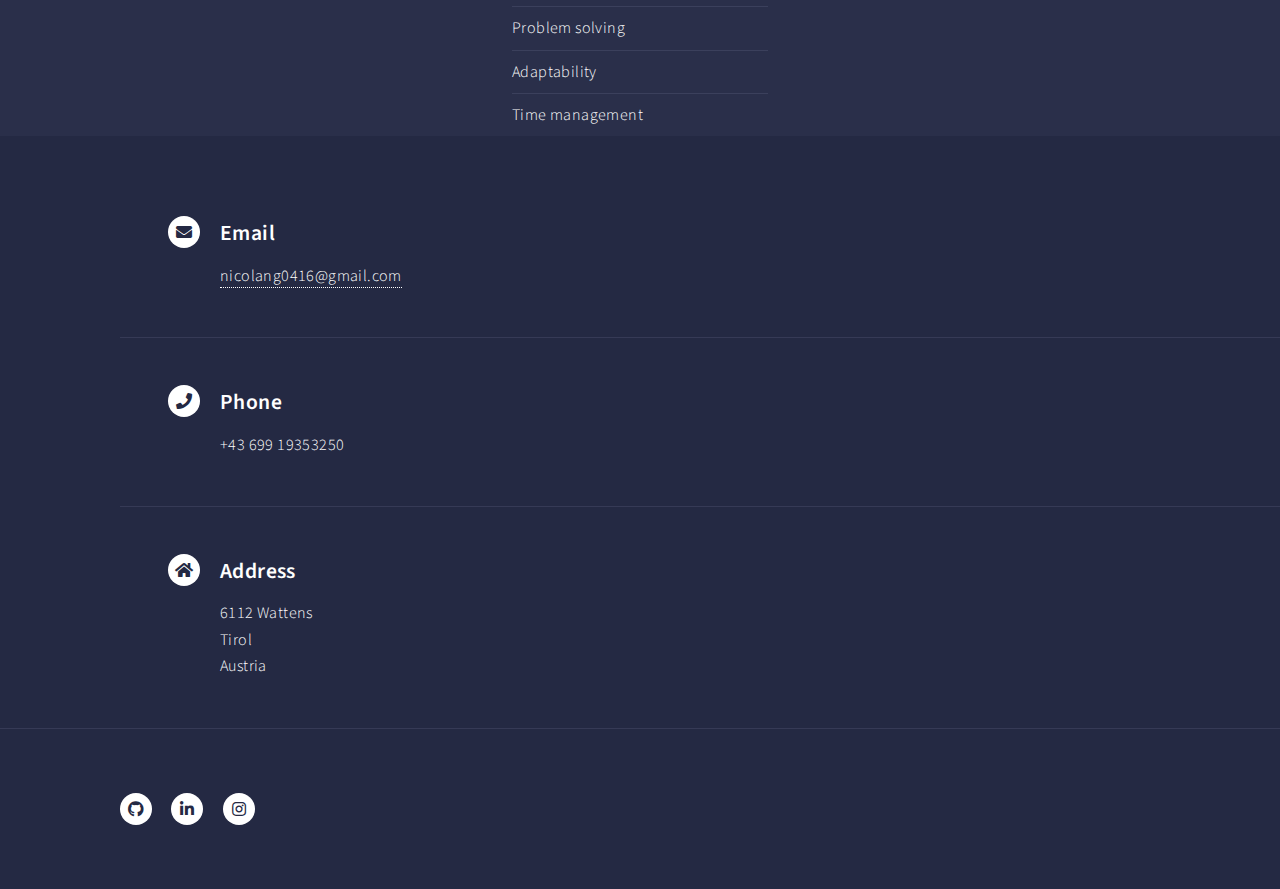
<file: skills.html>
<!DOCTYPE HTML>
<html>
	<head>
		<title>Skills</title>
		<meta charset="utf-8" />
		<meta name="viewport" content="width=device-width, initial-scale=1, user-scalable=no" />
		<link rel="stylesheet" href="assets/css/main.css" />
		<noscript><link rel="stylesheet" href="assets/css/noscript.css" /></noscript>
	</head>
	<body class="is-preload">

		<!-- Wrapper -->
			<div id="wrapper">

				<!-- Header -->
				<header id="header" class="alt">
					<a href="index.html" class="logo"><strong>Nico</strong> <span>Lang</span></a>
					<nav>
						<a href="#menu">Menu</a>
					</nav>
				</header>

			<!-- Menu -->
				<nav id="menu">
					<ul class="links">
						<li><a href="index.html">Home</a></li>
						<li><a href="experience.html">Work experience</a></li>
						<li><a href="projects.html">Projects</a></li>
						<li><a href="education.html">Education</a></li>
						<li><a href="skills.html">Skills</a></li>
					</ul>
				</nav>

				<!-- Banner -->
				<!-- Note: The "styleN" class below should match that of the header element. -->
					<section id="banner" class="style2">
						<div class="inner">
							<span class="image">
								<img src="images/pic07.jpg" alt="" />
							</span>
							<header class="major">
								<h1>Skills</h1>
							</header>
							<div class="content">
								<p>This an overview of my known programming languages, strengths and language proficiencies.</p>
							</div>
						</div>
					</section>

				<!-- Main -->
					<div id="main">
						<div class="table-wrapper" style="align-items: center; margin: 0px 40vw;">
							<table style="margin-top: 50px;">
								<thead>
									<tr>
										<th>Programming languages</th>
										<th></th>
									</tr>
								<tbody>
									<tr>
										<td>C</td>
										<td><div class="rating">
												<span class="circle filled"></span>
												<span class="circle filled"></span>
												<span class="circle filled"></span>
												<span class="circle filled"></span>
												<span class="circle filled"></span>
										</div></td>
									</tr>
									<tr>
										<td>Java</td>
										<td><div class="rating">
												<span class="circle filled"></span>
												<span class="circle filled"></span>
												<span class="circle filled"></span>
												<span class="circle filled"></span>
												<span class="circle empty"></span>
										</div></td>
									</tr>
									<tr>
										<td><a href="https://docs.godotengine.org/en/stable/tutorials/scripting/gdscript/gdscript_basics.html">GDScript</a></td>
										<td><div class="rating">
												<span class="circle filled"></span>
												<span class="circle filled"></span>
												<span class="circle filled"></span>
												<span class="circle filled"></span>
												<span class="circle empty"></span>
										</div></td>
									</tr>
									<tr>
										<td>C++</td>
										<td><div class="rating">
												<span class="circle filled"></span>
												<span class="circle filled"></span>
												<span class="circle filled"></span>
												<span class="circle empty"></span>
												<span class="circle empty"></span>
										</div></td>
									</tr>
									<tr>
										<td>Python</td>
										<td><div class="rating">
												<span class="circle filled"></span>
												<span class="circle filled"></span>
												<span class="circle filled"></span>
												<span class="circle empty"></span>
												<span class="circle empty"></span>
										</div></td>
									</tr>
									<tr>
										<td>C#</td>
										<td><div class="rating">
												<span class="circle filled"></span>
												<span class="circle filled"></span>
												<span class="circle empty"></span>
												<span class="circle empty"></span>
												<span class="circle empty"></span>
										</div></td>
									</tr>
									<tr>
										<td>Haskell</td>
										<td><div class="rating">
												<span class="circle filled"></span>
												<span class="circle filled"></span>
												<span class="circle empty"></span>
												<span class="circle empty"></span>
												<span class="circle empty"></span>
										</div></td>
									</tr>
									<tr>
										<td>TypeScript/JavaScript</td>
										<td><div class="rating">
												<span class="circle filled"></span>
												<span class="circle filled"></span>
												<span class="circle empty"></span>
												<span class="circle empty"></span>
												<span class="circle empty"></span>
										</div></td>
									</tr>
								</tbody>
							</table>
						</div>

						<div style="display: block; align-items: center; margin: 0px 40vw; margin-top: 10vh;">
							<h2>Languages</h4>
							<ul class="alt">
								<li>German: <i>native</i></li>
								<li>English: <i>fluent</i></li>
								<li>Japanese: <i>conversational</i></li>
								<li>Latin: <i>advanced reading</i></li>
								<li>Ancient Greek: <i>intermediate reading</i></li>
							</ul>
						</div>


						<div style="display: block; align-items: center; margin: 0px 40vw; margin-top: 10vh;">
							<h2>Strengths</h4>
							<ul class="alt">
								<li>Leadership</i></li>
								<li>Problem solving</i></li>
								<li>Adaptability</i></li>
								<li>Time management</i></li>
							</ul>
						</div>

					</div>

				<!-- Contact -->
				<section id="contact">
					<div class="inner">
						<section class="split">
							<section>
								<div class="contact-method">
									<span class="icon solid alt fa-envelope"></span>
									<h3>Email</h3>
									<a href="#">nicolang0416@gmail.com</a>
								</div>
							</section>
							<section>
								<div class="contact-method">
									<span class="icon solid alt fa-phone"></span>
									<h3>Phone</h3>
									<span>+43 699 19353250</span>
								</div>
							</section>
							<section>
								<div class="contact-method">
									<span class="icon solid alt fa-home"></span>
									<h3>Address</h3>
									<span>6112 Wattens<br />
									Tirol<br />
									Austria</span>
								</div>
							</section>
						</section>
					</div>
				</section>

			<!-- Footer -->
				<footer id="footer">
					<div class="inner">
						<ul class="icons">
							<li><a href="https://github.com/nicoewok" class="icon brands alt fa-github"><span class="label">GitHub</span></a></li>
							<li><a href="https://www.linkedin.com/in/nico-lang-324909205/" class="icon brands alt fa-linkedin-in"><span class="label">LinkedIn</span></a></li>
							<li><a href="https://www.instagram.com/nicoewok/?next=%2F" class="icon brands alt fa-instagram"><span class="label">Instagram</span></a></li>
						</ul>
					</div>
				</footer>

			</div>

		<!-- Scripts -->
			<script src="assets/js/jquery.min.js"></script>
			<script src="assets/js/jquery.scrolly.min.js"></script>
			<script src="assets/js/jquery.scrollex.min.js"></script>
			<script src="assets/js/browser.min.js"></script>
			<script src="assets/js/breakpoints.min.js"></script>
			<script src="assets/js/util.js"></script>
			<script src="assets/js/main.js"></script>

	</body>
</html>
</file>
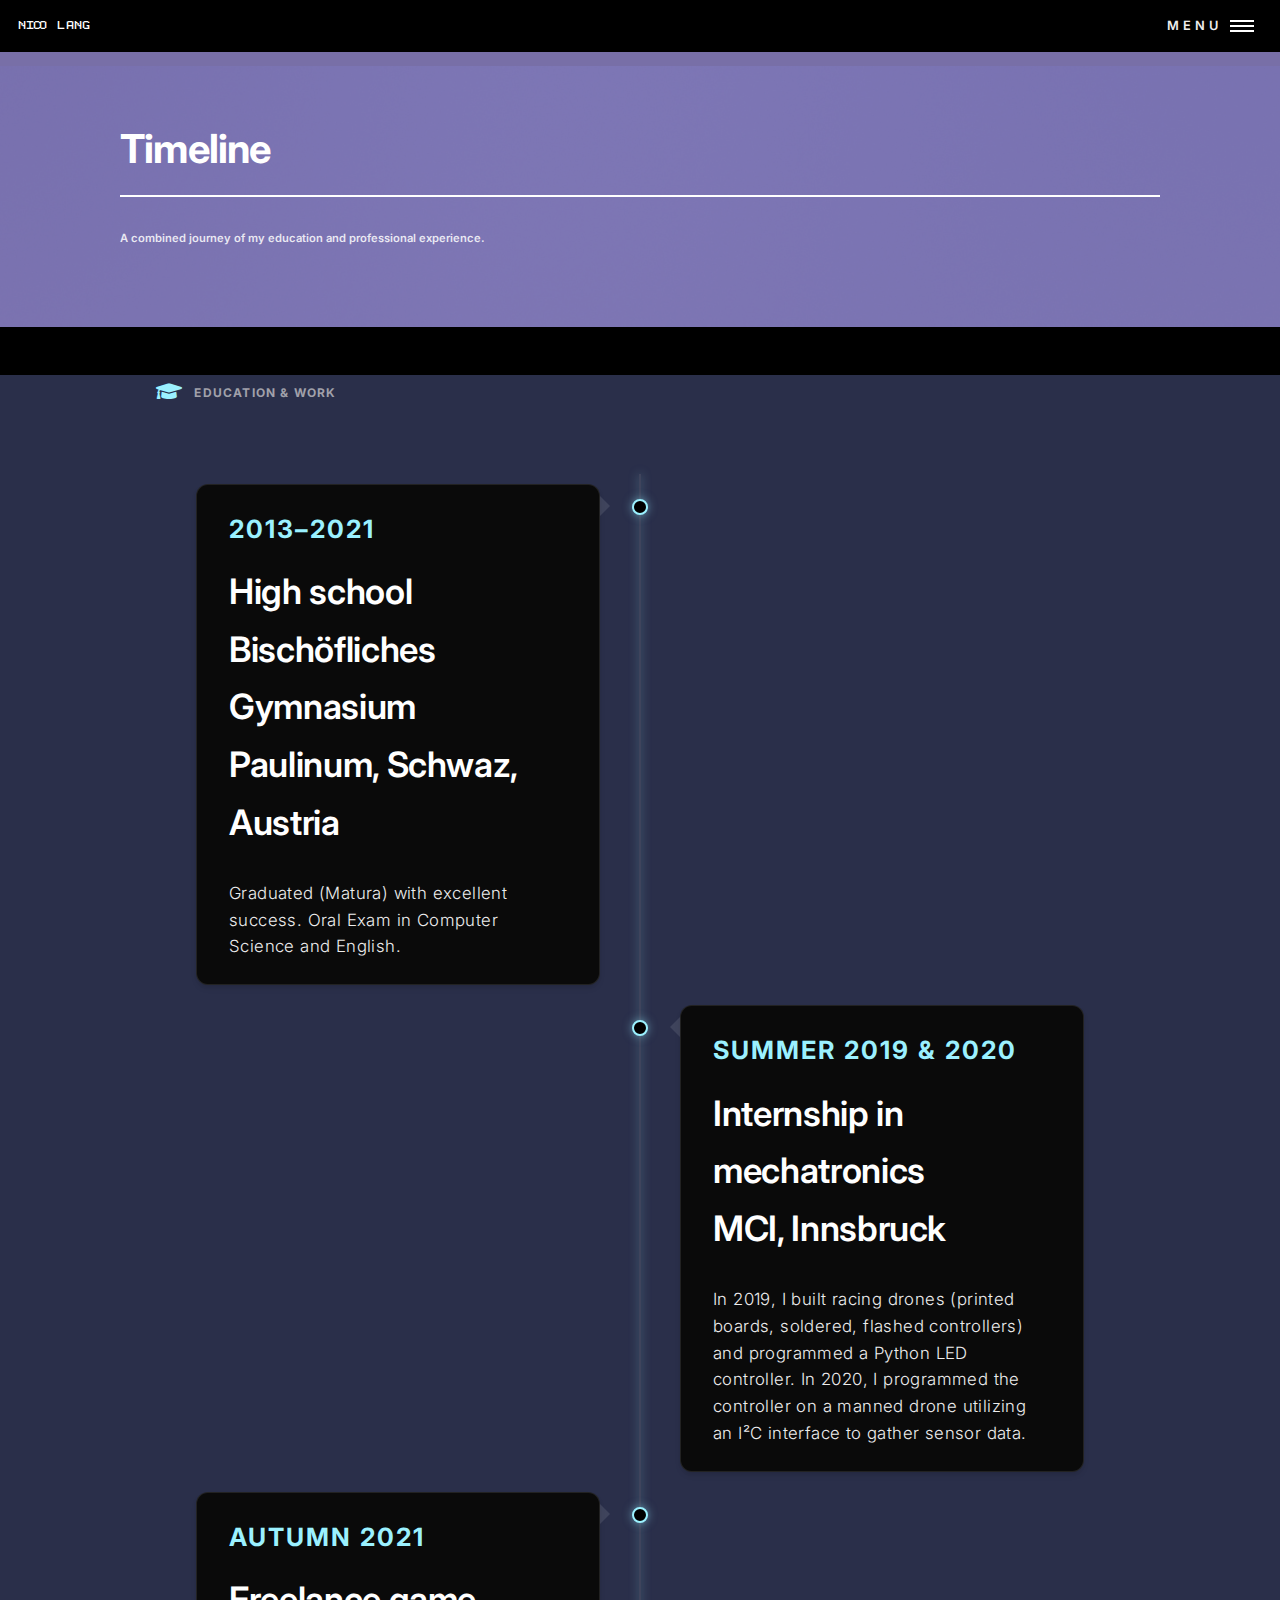
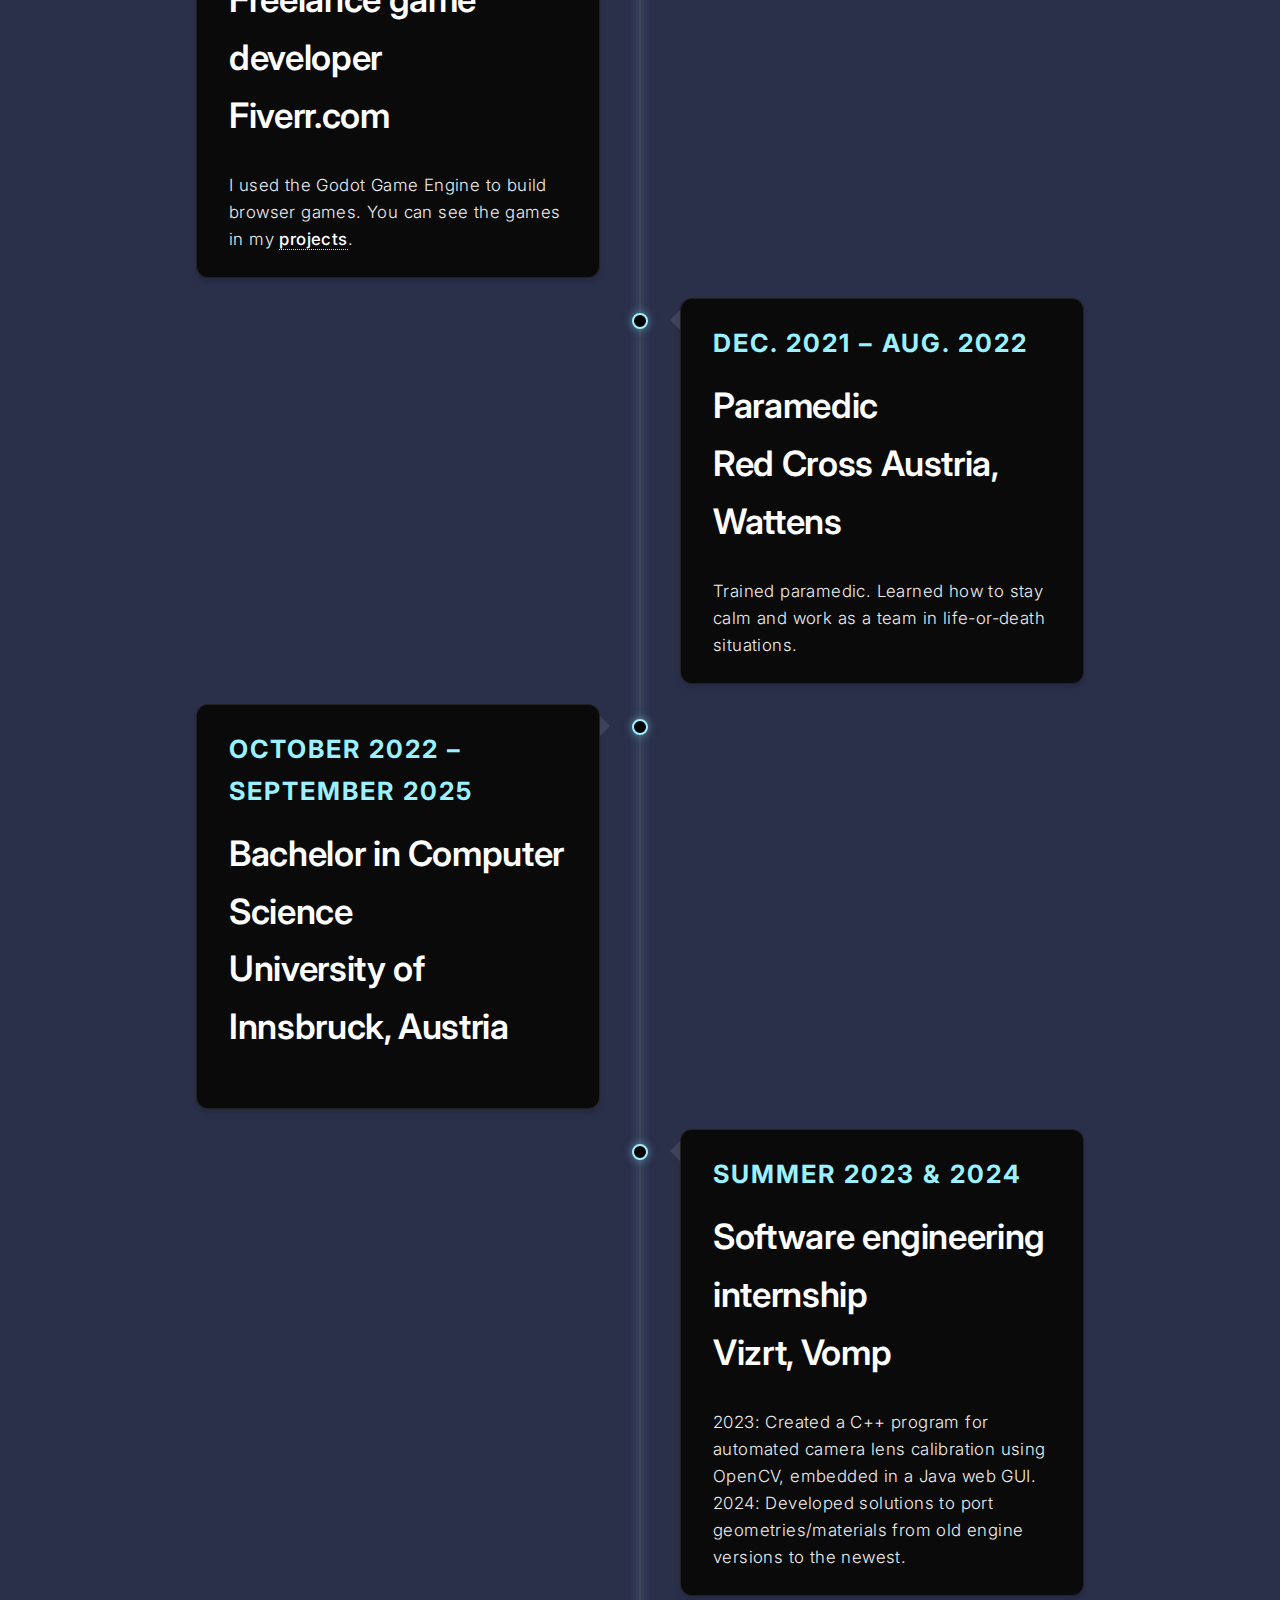
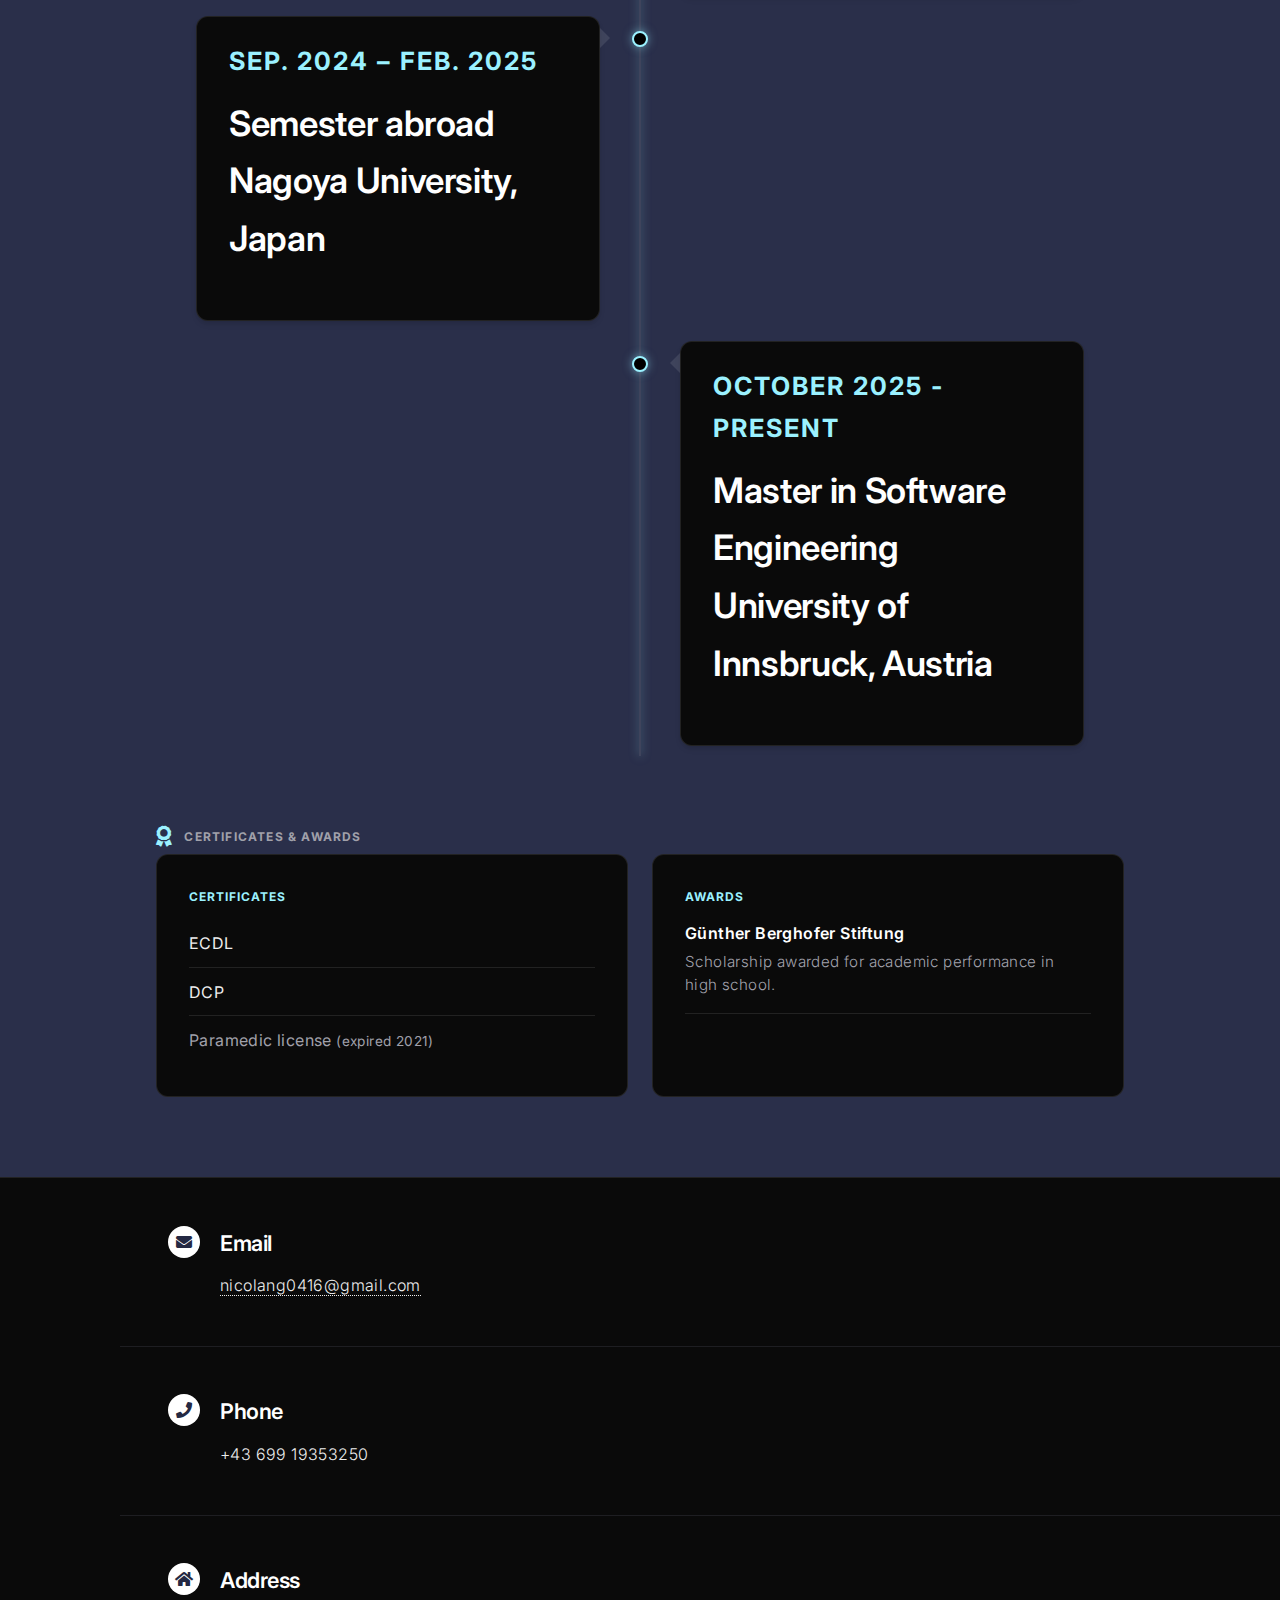
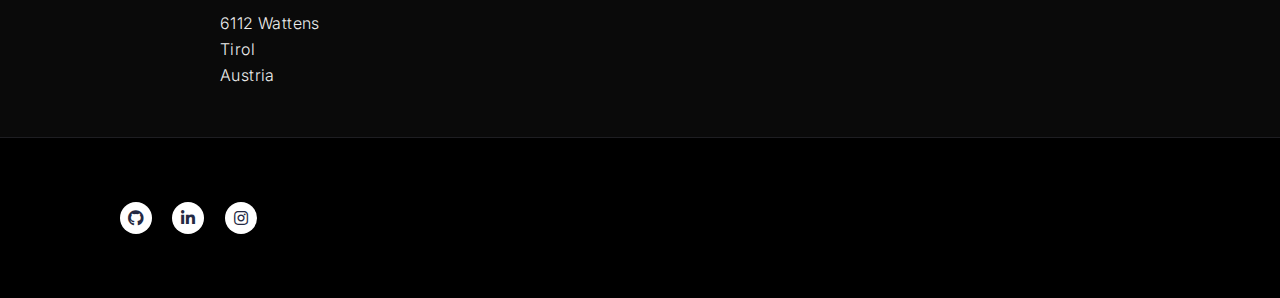
<file: timeline.html>
<!DOCTYPE HTML>
<html>

<head>
    <title>Timeline — Nico Lang</title>
    <meta charset="utf-8" />
    <meta name="viewport" content="width=device-width, initial-scale=1, user-scalable=no" />
    <link rel="stylesheet" href="assets/css/main.css" />
    <link rel="stylesheet" href="assets/css/custom.css" />
    <noscript>
        <link rel="stylesheet" href="assets/css/noscript.css" />
    </noscript>
</head>

<body class="is-preload">
    <div id="wrapper">

        <!-- Header -->
        <header id="header" class="alt">
            <a href="index.html" class="logo"><strong>Nico</strong> <span>Lang</span></a>
            <nav><a href="#menu">Menu</a></nav>
        </header>

        <!-- Menu -->
        <nav id="menu">
            <ul class="links">
                <li><a href="index.html">Home</a></li>
                <li><a href="timeline.html">Timeline (Edu &amp; Work)</a></li>
                <li><a href="projects.html">Projects</a></li>
                <li><a href="skills.html">Skills</a></li>
            </ul>
        </nav>

        <!-- Banner -->
        <section id="banner" class="style2">
            <div class="inner">
                <header class="major">
                    <h1>Timeline</h1>
                </header>
                <div class="content">
                    <p>A combined journey of my education and professional experience.</p>
                </div>
            </div>
        </section>

        <!-- Main -->
        <div id="main">

            <!-- Section divider: Education -->
            <div class="timeline-section-header">
                <span class="icon solid fa-graduation-cap timeline-section-icon"></span>
                <span class="timeline-section-label">Education &amp; Work</span>
            </div>

            <div class="timeline">
                <!-- 1. -->
                <div class="container left">
                    <div class="timeline-content">
                        <h2>
                            <span class="main-title">2013–2021</span>
                            <span class="sub-title">High school<br>Bischöfliches Gymnasium Paulinum, Schwaz,
                                Austria</span>
                        </h2>
                        <p>Graduated (Matura) with excellent success. Oral Exam in Computer Science and English.</p>
                    </div>
                </div>

                <!-- 2. -->
                <div class="container right">
                    <div class="timeline-content">
                        <h2>
                            <span class="main-title">Summer 2019 &amp; 2020</span>
                            <span class="sub-title">Internship in mechatronics<br>MCI, Innsbruck</span>
                        </h2>
                        <p>In 2019, I built racing drones (printed boards, soldered, flashed controllers) and programmed
                            a Python LED controller. In 2020, I programmed the controller on a manned drone utilizing an
                            I&sup2;C interface to gather sensor data.</p>
                    </div>
                </div>

                <!-- 3. -->
                <div class="container left">
                    <div class="timeline-content">
                        <h2>
                            <span class="main-title">Autumn 2021</span>
                            <span class="sub-title">Freelance game developer<br>Fiverr.com</span>
                        </h2>
                        <p>I used the Godot Game Engine to build browser games. You can see the games in my <a
                                href="projects.html">projects</a>.</p>
                    </div>
                </div>

                <!-- 4. -->
                <div class="container right">
                    <div class="timeline-content">
                        <h2>
                            <span class="main-title">Dec. 2021 – Aug. 2022</span>
                            <span class="sub-title">Paramedic<br>Red Cross Austria, Wattens</span>
                        </h2>
                        <p>Trained paramedic. Learned how to stay calm and work as a team in life-or-death situations.
                        </p>
                    </div>
                </div>

                <!-- 5. -->
                <div class="container left">
                    <div class="timeline-content">
                        <h2>
                            <span class="main-title">October 2022 – September 2025</span>
                            <span class="sub-title">Bachelor in Computer Science<br>University of Innsbruck,
                                Austria</span>
                        </h2>
                    </div>
                </div>

                <!-- 6. -->
                <div class="container right">
                    <div class="timeline-content">
                        <h2>
                            <span class="main-title">Summer 2023 &amp; 2024</span>
                            <span class="sub-title">Software engineering internship<br>Vizrt, Vomp</span>
                        </h2>
                        <p>2023: Created a C++ program for automated camera lens calibration using OpenCV, embedded in a
                            Java web GUI.<br>2024: Developed solutions to port geometries/materials from old engine
                            versions to the newest.</p>
                    </div>
                </div>

                <!-- 7. -->
                <div class="container left">
                    <div class="timeline-content">
                        <h2>
                            <span class="main-title">Sep. 2024 – Feb. 2025</span>
                            <span class="sub-title">Semester abroad<br>Nagoya University, Japan</span>
                        </h2>
                    </div>
                </div>

                <!-- 8. -->
                <div class="container right">
                    <div class="timeline-content">
                        <h2>
                            <span class="main-title">october 2025 - present</span>
                            <span class="sub-title">Master in Software Engineering<br>University of Innsbruck,
                                Austria</span>
                        </h2>
                    </div>
                </div>
            </div>

            <!-- Certificates and Awards -->
            <div class="timeline-section-header">
                <span class="icon solid fa-award timeline-section-icon"></span>
                <span class="timeline-section-label">Certificates &amp; Awards</span>
            </div>

            <div class="certs-section">
                <div class="certs-grid">
                    <div class="modern-card certs-card">
                        <div class="certs-label">Certificates</div>
                        <ul class="certs-list">
                            <li>ECDL</li>
                            <li>DCP</li>
                            <li class="muted">Paramedic license <span class="subtle">(expired 2021)</span></li>
                        </ul>
                    </div>
                    <div class="modern-card certs-card">
                        <div class="certs-label">Awards</div>
                        <div class="certs-award-item">
                            <div class="certs-award-title">Günther Berghofer Stiftung</div>
                            <div class="certs-award-desc">Scholarship awarded for academic performance in high school.
                            </div>
                        </div>
                    </div>
                </div>
            </div>

        </div>

        <!-- Contact -->
        <section id="contact">
            <div class="inner">
                <section class="split">
                    <section>
                        <div class="contact-method">
                            <span class="icon solid alt fa-envelope"></span>
                            <h3>Email</h3>
                            <a href="#">nicolang0416@gmail.com</a>
                        </div>
                    </section>
                    <section>
                        <div class="contact-method">
                            <span class="icon solid alt fa-phone"></span>
                            <h3>Phone</h3>
                            <span>+43 699 19353250</span>
                        </div>
                    </section>
                    <section>
                        <div class="contact-method">
                            <span class="icon solid alt fa-home"></span>
                            <h3>Address</h3>
                            <span>6112 Wattens<br />Tirol<br />Austria</span>
                        </div>
                    </section>
                </section>
            </div>
        </section>

        <!-- Footer -->
        <footer id="footer">
            <div class="inner">
                <ul class="icons">
                    <li><a href="https://github.com/nicoewok" class="icon brands alt fa-github"><span
                                class="label">GitHub</span></a></li>
                    <li><a href="https://www.linkedin.com/in/nico-lang-324909205/"
                            class="icon brands alt fa-linkedin-in"><span class="label">LinkedIn</span></a></li>
                    <li><a href="https://www.instagram.com/nicoewok/?next=%2F"
                            class="icon brands alt fa-instagram"><span class="label">Instagram</span></a></li>
                </ul>
            </div>
        </footer>

    </div>

    <!-- Scripts -->
    <script src="assets/js/jquery.min.js"></script>
    <script src="assets/js/jquery.scrolly.min.js"></script>
    <script src="assets/js/jquery.scrollex.min.js"></script>
    <script src="assets/js/browser.min.js"></script>
    <script src="assets/js/breakpoints.min.js"></script>
    <script src="assets/js/util.js"></script>
    <script src="assets/js/main.js"></script>

</body>

</html>
</file>
<file: assets/css/noscript.css>
/*
	Forty by HTML5 UP
	html5up.net | @ajlkn
	Free for personal and commercial use under the CCA 3.0 license (html5up.net/license)
*/

/* Banner */

	body.is-preload #banner:after {
		opacity: 0.85;
	}

	body.is-preload #banner > .inner {
		-moz-filter: none;
		-webkit-filter: none;
		-ms-filter: none;
		filter: none;
		-moz-transform: none;
		-webkit-transform: none;
		-ms-transform: none;
		transform: none;
		opacity: 1;
	}
</file>
<file: assets/css/custom.css>
/* Geist glowy modern theme */
@import url('https://fonts.googleapis.com/css2?family=Inter:wght@300;400;500;600;700&display=swap');

/* BPdotsSquare pixel font */
@font-face {
    font-family: 'BPdotsSquare';
    src: url('../webfonts/BPdotsSquareBold.woff2') format('woff2'),
        url('../webfonts/BPdotsSquareBold.woff') format('woff');
    font-weight: 700;
    font-style: normal;
    font-display: swap;
}

:root {
    --bg-color: #000000;
    --bg-color-alt: #0a0a0a;
    --text-main: #ededed;
    --text-muted: #a1a1aa;
    --glow-color: rgba(255, 255, 255, 0.1);
    --accent-glow: rgba(155, 241, 255, 0.5);
    /* from classic forty color */
    --accent-color: #9bf1ff;
    --border-color: rgba(255, 255, 255, 0.1);
    --border-glow: rgba(255, 255, 255, 0.2);
}

body {
    background-color: var(--bg-color) !important;
    color: var(--text-main) !important;
    font-family: 'Inter', sans-serif !important;
}

h1,
h2,
h3,
h4,
h5,
h6,
strong,
b {
    color: #fff !important;
    font-family: 'Inter', sans-serif !important;
    letter-spacing: -0.02em;
}

#header {
    background-color: transparent !important;
    background: transparent !important;
    box-shadow: none !important;
    border-bottom: none !important;
    backdrop-filter: none;
}

#header.alt {
    background-color: transparent !important;
    background: transparent !important;
}

/* Logo: pixel font, plain text, no box */
#header .logo {
    font-family: 'BPdotsSquare', monospace !important;
    font-size: 0.8em !important;
    letter-spacing: 0.05em !important;
    color: #fff !important;
    border: none !important;
    border-bottom: none !important;
    text-decoration: none !important;
}

#header .logo strong {
    background-color: transparent !important;
    background: none !important;
    color: #fff !important;
    font-family: 'BPdotsSquare', monospace !important;
    font-weight: 400 !important;
    -webkit-text-fill-color: #fff !important;
    padding: 0 !important;
    margin-right: 0.2em !important;
}

#header .logo:hover strong {
    background-color: transparent !important;
}

#header .logo:active strong {
    background-color: transparent !important;
}

#header .logo span {
    color: #fff !important;
    font-family: 'BPdotsSquare', monospace !important;
    font-weight: 400 !important;
    -webkit-text-fill-color: #fff !important;
}

/* Banner redesign — all pages */
#banner {
    background-color: var(--bg-color) !important;
    background-image: none !important;
    border-top: none;
    text-align: center;
    /* collapse the huge default height */
    height: auto !important;
    min-height: 0 !important;
    max-height: none !important;
    margin-bottom: 0 !important;
    top: 0 !important;
    padding: 6em 0 3em 0 !important;
}

/* Remove gap between banner and content */
#main>* {
    border-top: none !important;
}

/* Subpage banners: keep colors, just fix the excess height/gap */
#banner.style1,
#banner.style2,
#banner.style3,
#banner.style4,
#banner.style5,
#banner.style6 {
    height: auto !important;
    min-height: 0 !important;
    max-height: none !important;
    margin-bottom: 0 !important;
    top: 0 !important;
    padding: 4em 0 3em 0 !important;
    background-image: url('../../images/banner.jpg') !important;
    background-attachment: scroll !important;
    background-size: cover !important;
    text-align: left;
}

/* Home banner specifically */
#banner.major {
    min-height: auto;
    background-image: radial-gradient(circle at 50% 0%, var(--glow-color), transparent 60%) !important;
    background-color: var(--bg-color) !important;
}

/* Home banner h1: gradient white-to-grey */
#banner.major h1 {
    font-size: 3.5em !important;
    font-weight: 700 !important;
    background: linear-gradient(180deg, #fff, #a1a1aa);
    -webkit-background-clip: text;
    background-clip: text;
    -webkit-text-fill-color: transparent;
    margin-bottom: 0.2em !important;
}

/* Subpage banners: plain white h1 */
#banner.style1 h1,
#banner.style2 h1,
#banner.style3 h1,
#banner.style4 h1,
#banner.style5 h1,
#banner.style6 h1 {
    font-size: 2.5em !important;
    font-weight: 700 !important;
    color: #fff !important;
    -webkit-text-fill-color: #fff !important;
    background: none !important;
    margin-bottom: 0 !important;
}

/* Home banner p: muted on the home page */
#banner.major p {
    color: var(--text-muted) !important;
    font-size: 1.2em;
    max-width: 600px;
    margin: 0 auto 2em auto !important;
    text-transform: none !important;
    letter-spacing: normal !important;
}

/* Subpage banner p: bright white */
#banner.style1 p,
#banner.style2 p,
#banner.style3 p,
#banner.style4 p,
#banner.style5 p,
#banner.style6 p {
    color: rgba(255, 255, 255, 0.85) !important;
    font-size: 1.1em;
    text-transform: none !important;
    letter-spacing: normal !important;
}

/* Modern buttons */
.button {
    background-color: #fff !important;
    color: #000 !important;
    border-radius: 6px !important;
    font-weight: 500 !important;
    text-transform: none !important;
    letter-spacing: inherit !important;
    box-shadow: none !important;
    transition: all 0.2s ease !important;
    border: none !important;
}

.button:hover {
    background-color: #e5e5e5 !important;
    transform: translateY(-1px);
    box-shadow: 0 4px 14px 0 rgba(255, 255, 255, 0.2) !important;
}

/* Skills Section */
.skills-container {
    display: flex;
    flex-wrap: wrap;
    gap: 1.5em;
    justify-content: center;
    margin: 3em 0;
}

.skill-badge {
    background-color: rgba(255, 255, 255, 0.03);
    border: 1px solid var(--border-color);
    border-radius: 999px;
    padding: 0.5em 1.2em;
    font-size: 0.9em;
    color: var(--text-main);
    transition: all 0.3s ease;
    backdrop-filter: blur(5px);
}

.skill-badge:hover {
    border-color: var(--border-glow);
    background-color: rgba(255, 255, 255, 0.05);
    box-shadow: 0 0 15px rgba(255, 255, 255, 0.1);
    transform: translateY(-2px);
}

/* Modern Linear Layout for Sections */
.modern-grid {
    display: flex;
    flex-direction: column;
    gap: 2em;
    max-width: 900px;
    margin: 0 auto;
}

.modern-card {
    display: flex;
    align-items: center;
    background-color: var(--bg-color-alt);
    border: 1px solid var(--border-color);
    border-radius: 12px;
    padding: 2em;
    text-decoration: none !important;
    transition: all 0.3s ease;
    position: relative;
    overflow: hidden;
}

.modern-card::before {
    content: "";
    position: absolute;
    top: 0;
    left: 0;
    width: 100%;
    height: 100%;
    background: radial-gradient(circle at 50% -20%, rgba(155, 241, 255, 0.1), transparent 50%);
    opacity: 0;
    transition: opacity 0.3s ease;
}

.modern-card:hover {
    border-color: var(--border-glow);
    transform: translateY(-3px);
    box-shadow: 0 10px 30px -10px rgba(0, 0, 0, 0.5), 0 0 20px -5px rgba(255, 255, 255, 0.05);
}

.modern-card:hover::before {
    opacity: 1;
}

.card-img-wrapper {
    flex-shrink: 0;
    width: 120px;
    height: 120px;
    border-radius: 50%;
    overflow: hidden;
    margin-right: 2.5em;
    border: 1px solid var(--border-color);
}

.card-img-wrapper img {
    width: 100%;
    height: 100%;
    object-fit: cover;
}

.card-content {
    flex-grow: 1;
}

.card-content h3 {
    font-size: 1.5em !important;
    margin-bottom: 0.2em !important;
}

.card-content p {
    color: var(--text-muted) !important;
    margin: 0 !important;
    font-size: 1.1em;
}

.card-arrow {
    font-size: 1.5em;
    color: var(--text-muted);
    transition: transform 0.3s ease, color 0.3s ease;
}

.modern-card:hover .card-arrow {
    transform: translateX(5px);
    color: #fff;
}

/* Responsive */
@media screen and (max-width: 736px) {
    .modern-card {
        flex-direction: column;
        text-align: center;
        padding: 2em 1.5em;
    }

    .card-img-wrapper {
        margin: 0 auto 1.5em auto;
    }

    .card-arrow {
        display: none;
    }

    #banner h1 {
        font-size: 2.5em !important;
    }
}

/* Hide old tiles structure globally on index */
#one.tiles {
    display: none !important;
}

/* Update Menu */
#menu {
    background-color: rgba(10, 10, 10, 0.95) !important;
    backdrop-filter: blur(10px);
}

#contact {
    background-color: var(--bg-color-alt) !important;
    border-top: 1px solid var(--border-color);
}

/* Certificates & Awards Section */
.certs-section {
    max-width: 1000px;
    margin: 0 auto;
    padding: 0 1em 5em;
}

.certs-heading {
    text-align: center;
    font-size: 1.3em !important;
    font-weight: 600 !important;
    color: #fff !important;
    letter-spacing: -0.02em;
    margin-bottom: 1.5em !important;
}

.certs-grid {
    display: flex;
    flex-wrap: wrap;
    gap: 1.5em;
}

.certs-card {
    flex: 1;
    min-width: 260px;
    flex-direction: column !important;
    align-items: flex-start !important;
}

.certs-label {
    font-size: 0.75em;
    font-weight: 700;
    text-transform: uppercase;
    letter-spacing: 0.08em;
    color: var(--accent-color);
    margin-bottom: 1.1em;
}

.certs-list {
    list-style: none;
    padding: 0;
    margin: 0;
    width: 100%;
    display: flex;
    flex-direction: column;
    gap: 0;
}

.certs-list li {
    color: var(--text-main);
    font-size: 1em;
    font-weight: 400;
    padding: 0.65em 0;
    border-bottom: 1px solid var(--border-color);
}

.certs-list li:last-child {
    border-bottom: none;
    color: var(--text-muted);
}

.certs-list li.muted {
    color: var(--text-muted);
}

.certs-list li .subtle {
    font-size: 0.85em;
    color: var(--text-muted);
}

.certs-award-item {
    border-bottom: 1px solid var(--border-color);
    padding-bottom: 1em;
    width: 100%;
}

.certs-award-title {
    color: #fff;
    font-weight: 600;
    font-size: 1em;
    margin-bottom: 0.3em;
}

.certs-award-desc {
    color: var(--text-muted);
    font-size: 0.95em;
    line-height: 1.5;
}

/* ---- Timeline section divider ---- */
.timeline-section-header {
    display: flex;
    align-items: center;
    gap: 0.75em;
    max-width: 1000px;
    margin: 3em auto 0;
    padding: 0 1em;
}

/* Image icon variant (projects page) */
.proj-section-icon-img {
    width: 28px;
    height: 28px;
    object-fit: contain;
    filter: brightness(0) invert(1);
    opacity: 0.7;
    flex-shrink: 0;
}

/* ---- Projects page ---- */
.projects-wrapper {
    max-width: 1000px;
    margin: 0 auto;
    padding: 3em 1em 5em;
    display: flex;
    flex-direction: column;
    gap: 1.5em;
}

.proj-section-desc {
    color: var(--text-muted) !important;
    font-size: 0.95em;
    margin: 0 0 0.5em 0 !important;
    padding: 0 0.25em;
    max-width: 1000px;
}

.proj-section-desc a {
    color: #fff !important;
    border-bottom: 1px dotted var(--border-color) !important;
}

.proj-section-desc a:hover {
    color: var(--accent-color) !important;
    border-bottom-color: transparent !important;
}

/* Itch.io embeds column */
.itch-embed-col {
    display: flex;
    flex-direction: column;
    gap: 0.75em;
    align-items: flex-start;
    overflow-x: auto;
}

.itch-embed-col iframe {
    border-radius: 8px;
    max-width: 100%;
}

/* GitHub project link cards */
.proj-github-card {
    text-decoration: none !important;
}

.proj-github-card:hover .skill-lang-name {
    color: var(--accent-color);
}

.proj-github-card:hover .skill-level-label {
    color: #fff;
}


.timeline-section-icon {
    font-size: 1.3em;
    color: var(--accent-color);
    flex-shrink: 0;
}

.timeline-section-label {
    font-size: 0.75em;
    font-weight: 700;
    text-transform: uppercase;
    letter-spacing: 0.1em;
    color: var(--text-muted);
}

/* ---- Skills page ---- */
.skills-page-wrapper {
    max-width: 1000px;
    margin: 0 auto;
    padding: 3em 1em 5em;
    display: flex;
    flex-direction: column;
    gap: 3.5em;
}

.skills-section {
    display: flex;
    flex-direction: column;
    gap: 1.2em;
}

.skills-section-header {
    display: flex;
    align-items: center;
    gap: 0.65em;
}

.skills-section-icon {
    font-size: 1.1em;
    color: var(--accent-color);
}

.skills-section-title {
    font-size: 1.1em !important;
    font-weight: 600 !important;
    color: #fff !important;
    letter-spacing: -0.01em;
    margin: 0 !important;
}

/* Programming language bar cards */
.skills-lang-grid {
    display: flex;
    flex-direction: column;
    gap: 0.75em;
}

.skill-lang-card {
    flex-direction: row !important;
    align-items: center !important;
    gap: 1.2em;
    padding: 1em 1.5em !important;
}

.skill-lang-name {
    width: 200px;
    flex-shrink: 0;
    font-size: 1em;
    font-weight: 500;
    color: #fff;
}

.skill-bar-wrap {
    flex-grow: 1;
    height: 4px;
    background-color: rgba(255, 255, 255, 0.08);
    border-radius: 999px;
    overflow: hidden;
}

.skill-bar {
    height: 100%;
    background: linear-gradient(90deg, var(--accent-color), rgba(155, 241, 255, 0.4));
    border-radius: 999px;
    transition: width 0.6s ease;
}

.skill-level-label {
    width: 100px;
    text-align: right;
    flex-shrink: 0;
    font-size: 0.8em;
    color: var(--text-muted);
    font-weight: 400;
}

/* Two-column layout for languages + strengths */
.skills-two-col {
    display: flex;
    flex-wrap: wrap;
    gap: 2em;
}

.skills-two-col .skills-section {
    flex: 1;
    min-width: 260px;
}

/* skill-meta inline level tag */
.skill-meta {
    margin-left: 0.5em;
    font-size: 0.8em;
    color: var(--text-muted);
    font-style: italic;
}

@media screen and (max-width: 736px) {
    .skill-lang-card {
        flex-direction: column !important;
        align-items: flex-start !important;
        gap: 0.6em;
    }

    .skill-lang-name {
        width: auto;
    }

    .skill-bar-wrap {
        width: 100%;
    }

    .skill-level-label {
        width: auto;
        text-align: left;
    }
}

/* Modern Timeline Adjustments */
.timeline {
    position: relative;
    max-width: 1000px;
    margin: 4em auto !important;
    padding: 0 1em;
}

.timeline::after {
    content: '';
    position: absolute;
    width: 2px;
    background-color: var(--border-color);
    top: 0;
    bottom: 0;
    left: 50%;
    margin-left: -1px;
    box-shadow: 0 0 10px var(--accent-glow);
}

.timeline .container {
    padding: 10px 40px;
    position: relative;
    background-color: inherit;
    width: 50%;
}

.timeline .container::after {
    content: '';
    position: absolute;
    width: 16px;
    height: 16px;
    right: -8px;
    background-color: var(--bg-color);
    border: 2px solid var(--accent-color);
    top: 25px;
    border-radius: 50%;
    z-index: 1;
    box-shadow: 0 0 10px var(--accent-glow);
}

.timeline .left {
    left: 0;
}

.timeline .right {
    left: 50%;
}

.timeline .left::before {
    content: " ";
    height: 0;
    position: absolute;
    top: 22px;
    width: 0;
    z-index: 1;
    right: 30px;
    border: medium solid var(--border-color);
    border-width: 10px 0 10px 10px;
    border-color: transparent transparent transparent var(--border-color);
}

.timeline .right::before {
    content: " ";
    height: 0;
    position: absolute;
    top: 22px;
    width: 0;
    z-index: 1;
    left: 30px;
    border: medium solid var(--border-color);
    border-width: 10px 10px 10px 0;
    border-color: transparent var(--border-color) transparent transparent;
}

.timeline .right::after {
    left: -8px;
}

.timeline-content {
    padding: 1.5em 2em !important;
    background-color: var(--bg-color-alt) !important;
    position: relative;
    border-radius: 12px !important;
    border: 1px solid var(--border-color) !important;
    transition: all 0.3s cubic-bezier(0.4, 0, 0.2, 1);
    box-shadow: 0 4px 6px -1px rgba(0, 0, 0, 0.1), 0 2px 4px -1px rgba(0, 0, 0, 0.06);
}

.timeline-content:hover {
    border-color: var(--accent-color) !important;
    transform: translateY(-5px);
    box-shadow: 0 0 25px rgba(155, 241, 255, 0.4), 0 10px 30px -10px rgba(0, 0, 0, 0.8) !important;
    z-index: 10;
}

.timeline-content p {
    color: var(--text-main) !important;
    font-size: 1.05em !important;
    line-height: 1.6 !important;
    margin-top: 1em !important;
}

.timeline-content a {
    color: #fff !important;
    font-weight: 500 !important;
    border-bottom: 1px dotted var(--accent-color) !important;
    transition: all 0.2s ease !important;
}

.timeline-content a:hover {
    color: var(--accent-color) !important;
    text-shadow: 0 0 8px var(--accent-glow) !important;
    border-bottom-color: transparent !important;
}

.timeline-content h2 .main-title {
    display: block !important;
    color: var(--accent-color) !important;
    font-size: 0.9em !important;
    font-weight: 700 !important;
    text-transform: uppercase !important;
    letter-spacing: 0.08em !important;
    margin-bottom: 0.5em !important;
}

.timeline-content h2 .sub-title {
    display: block !important;
    color: #fff !important;
    font-size: 1.25em !important;
    font-weight: 600 !important;
    letter-spacing: -0.01em !important;
    font-style: normal !important;
}

@media screen and (max-width: 600px) {
    .timeline::after {
        left: 31px;
    }

    .timeline .container {
        width: 100%;
        padding-left: 70px;
        padding-right: 25px;
    }

    .timeline .container::before {
        left: 60px;
        border: medium solid var(--border-color);
        border-width: 10px 10px 10px 0;
        border-color: transparent var(--border-color) transparent transparent;
    }

    .timeline .left::after,
    .timeline .right::after {
        left: 23px;
    }

    .timeline .right {
        left: 0%;
    }
}
</file>
<file: assets/css/main.css>
@import url(fontawesome-all.min.css);
@import url("https://fonts.googleapis.com/css?family=Source+Sans+Pro:300,300italic,600,600italic");

/*
	Forty by HTML5 UP
	html5up.net | @ajlkn
	Free for personal and commercial use under the CCA 3.0 license (html5up.net/license)
*/

html, body, div, span, applet, object,
iframe, h1, h2, h3, h4, h5, h6, p, blockquote,
pre, a, abbr, acronym, address, big, cite,
code, del, dfn, em, img, ins, kbd, q, s, samp,
small, strike, strong, sub, sup, tt, var, b,
u, i, center, dl, dt, dd, ol, ul, li, fieldset,
form, label, legend, table, caption, tbody,
tfoot, thead, tr, th, td, article, aside,
canvas, details, embed, figure, figcaption,
footer, header, hgroup, menu, nav, output, ruby,
section, summary, time, mark, audio, video {
	margin: 0;
	padding: 0;
	border: 0;
	font-size: 100%;
	font: inherit;
	vertical-align: baseline;}

article, aside, details, figcaption, figure,
footer, header, hgroup, menu, nav, section {
	display: block;}

body {
	line-height: 1;
}

ol, ul {
	list-style: none;
}

blockquote, q {
	quotes: none;
}

	blockquote:before, blockquote:after, q:before, q:after {
		content: '';
		content: none;
	}

table {
	border-collapse: collapse;
	border-spacing: 0;
}

body {
	-webkit-text-size-adjust: none;
}

mark {
	background-color: transparent;
	color: inherit;
}

input::-moz-focus-inner {
	border: 0;
	padding: 0;
}

input, select, textarea {
	-moz-appearance: none;
	-webkit-appearance: none;
	-ms-appearance: none;
	appearance: none;
}

/* Basic */

	@-ms-viewport {
		width: device-width;
	}

	body {
		-ms-overflow-style: scrollbar;
	}

	@media screen and (max-width: 480px) {

		html, body {
			min-width: 320px;
		}

	}

	html {
		box-sizing: border-box;
	}

	*, *:before, *:after {
		box-sizing: inherit;
	}

	body {
		background: #242943;
	}

		body.is-preload *, body.is-preload *:before, body.is-preload *:after {
			-moz-animation: none !important;
			-webkit-animation: none !important;
			-ms-animation: none !important;
			animation: none !important;
			-moz-transition: none !important;
			-webkit-transition: none !important;
			-ms-transition: none !important;
			transition: none !important;
		}

/* Type */

	body, input, select, textarea {
		color: #ffffff;
		font-family: "Source Sans Pro", Helvetica, sans-serif;
		font-size: 17pt;
		font-weight: 300;
		letter-spacing: 0.025em;
		line-height: 1.65;
	}

		@media screen and (max-width: 1680px) {

			body, input, select, textarea {
				font-size: 14pt;
			}

		}

		@media screen and (max-width: 1280px) {

			body, input, select, textarea {
				font-size: 12pt;
			}

		}

		@media screen and (max-width: 360px) {

			body, input, select, textarea {
				font-size: 11pt;
			}

		}

	a {
		-moz-transition: color 0.2s ease-in-out, border-bottom-color 0.2s ease-in-out;
		-webkit-transition: color 0.2s ease-in-out, border-bottom-color 0.2s ease-in-out;
		-ms-transition: color 0.2s ease-in-out, border-bottom-color 0.2s ease-in-out;
		transition: color 0.2s ease-in-out, border-bottom-color 0.2s ease-in-out;
		border-bottom: dotted 1px;
		color: inherit;
		text-decoration: none;
	}

		a:hover {
			border-bottom-color: transparent;
			color: #9bf1ff !important;
		}

		a:active {
			color: #53e3fb !important;
		}

	strong, b {
		color: #ffffff;
		font-weight: 600;
	}

	em, i {
		font-style: italic;
	}

	p {
		margin: 0 0 2em 0;
	}

	h1, h2, h3, h4, h5, h6 {
		color: #ffffff;
		font-weight: 600;
		line-height: 1.65;
		margin: 0 0 1em 0;
	}

		h1 a, h2 a, h3 a, h4 a, h5 a, h6 a {
			color: inherit;
			border-bottom: 0;
		}

	h1 {
		font-size: 2.5em;
	}

	h2 {
		font-size: 1.75em;
	}

	h3 {
		font-size: 1.35em;
	}

	h4 {
		font-size: 1.1em;
	}

	h5 {
		font-size: 0.9em;
	}

	h6 {
		font-size: 0.7em;
	}

	@media screen and (max-width: 736px) {

		h1 {
			font-size: 2em;
		}

		h2 {
			font-size: 1.5em;
		}

		h3 {
			font-size: 1.25em;
		}

	}

	sub {
		font-size: 0.8em;
		position: relative;
		top: 0.5em;
	}

	sup {
		font-size: 0.8em;
		position: relative;
		top: -0.5em;
	}

	blockquote {
		border-left: solid 4px rgba(212, 212, 255, 0.1);
		font-style: italic;
		margin: 0 0 2em 0;
		padding: 0.5em 0 0.5em 2em;
	}

	code {
		background: rgba(212, 212, 255, 0.035);
		font-family: "Courier New", monospace;
		font-size: 0.9em;
		margin: 0 0.25em;
		padding: 0.25em 0.65em;
	}

	pre {
		-webkit-overflow-scrolling: touch;
		font-family: "Courier New", monospace;
		font-size: 0.9em;
		margin: 0 0 2em 0;
	}

		pre code {
			display: block;
			line-height: 1.75;
			padding: 1em 1.5em;
			overflow-x: auto;
		}

	hr {
		border: 0;
		border-bottom: solid 1px rgba(212, 212, 255, 0.1);
		margin: 2em 0;
	}

		hr.major {
			margin: 3em 0;
		}

	.align-left {
		text-align: left;
	}

	.align-center {
		text-align: center;
	}

	.align-right {
		text-align: right;
	}

/* Row */

	.row {
		display: flex;
		flex-wrap: wrap;
		box-sizing: border-box;
		align-items: stretch;
	}

		.row > * {
			box-sizing: border-box;
		}

		.row.gtr-uniform > * > :last-child {
			margin-bottom: 0;
		}

		.row.aln-left {
			justify-content: flex-start;
		}

		.row.aln-center {
			justify-content: center;
		}

		.row.aln-right {
			justify-content: flex-end;
		}

		.row.aln-top {
			align-items: flex-start;
		}

		.row.aln-middle {
			align-items: center;
		}

		.row.aln-bottom {
			align-items: flex-end;
		}

		.row > .imp {
			order: -1;
		}

		.row > .col-1 {
			width: 8.33333%;
		}

		.row > .off-1 {
			margin-left: 8.33333%;
		}

		.row > .col-2 {
			width: 16.66667%;
		}

		.row > .off-2 {
			margin-left: 16.66667%;
		}

		.row > .col-3 {
			width: 25%;
		}

		.row > .off-3 {
			margin-left: 25%;
		}

		.row > .col-4 {
			width: 33.33333%;
		}

		.row > .off-4 {
			margin-left: 33.33333%;
		}

		.row > .col-5 {
			width: 41.66667%;
		}

		.row > .off-5 {
			margin-left: 41.66667%;
		}

		.row > .col-6 {
			width: 50%;
		}

		.row > .off-6 {
			margin-left: 50%;
		}

		.row > .col-7 {
			width: 58.33333%;
		}

		.row > .off-7 {
			margin-left: 58.33333%;
		}

		.row > .col-8 {
			width: 66.66667%;
		}

		.row > .off-8 {
			margin-left: 66.66667%;
		}

		.row > .col-9 {
			width: 75%;
		}

		.row > .off-9 {
			margin-left: 75%;
		}

		.row > .col-10 {
			width: 83.33333%;
		}

		.row > .off-10 {
			margin-left: 83.33333%;
		}

		.row > .col-11 {
			width: 91.66667%;
		}

		.row > .off-11 {
			margin-left: 91.66667%;
		}

		.row > .col-12 {
			width: 100%;
		}

		.row > .off-12 {
			margin-left: 100%;
		}

		.row.gtr-0 {
			margin-top: 0;
			margin-left: 0em;
		}

			.row.gtr-0 > * {
				padding: 0 0 0 0em;
			}

			.row.gtr-0.gtr-uniform {
				margin-top: 0em;
			}

				.row.gtr-0.gtr-uniform > * {
					padding-top: 0em;
				}

		.row.gtr-25 {
			margin-top: 0;
			margin-left: -0.5em;
		}

			.row.gtr-25 > * {
				padding: 0 0 0 0.5em;
			}

			.row.gtr-25.gtr-uniform {
				margin-top: -0.5em;
			}

				.row.gtr-25.gtr-uniform > * {
					padding-top: 0.5em;
				}

		.row.gtr-50 {
			margin-top: 0;
			margin-left: -1em;
		}

			.row.gtr-50 > * {
				padding: 0 0 0 1em;
			}

			.row.gtr-50.gtr-uniform {
				margin-top: -1em;
			}

				.row.gtr-50.gtr-uniform > * {
					padding-top: 1em;
				}

		.row {
			margin-top: 0;
			margin-left: -2em;
		}

			.row > * {
				padding: 0 0 0 2em;
			}

			.row.gtr-uniform {
				margin-top: -2em;
			}

				.row.gtr-uniform > * {
					padding-top: 2em;
				}

		.row.gtr-150 {
			margin-top: 0;
			margin-left: -3em;
		}

			.row.gtr-150 > * {
				padding: 0 0 0 3em;
			}

			.row.gtr-150.gtr-uniform {
				margin-top: -3em;
			}

				.row.gtr-150.gtr-uniform > * {
					padding-top: 3em;
				}

		.row.gtr-200 {
			margin-top: 0;
			margin-left: -4em;
		}

			.row.gtr-200 > * {
				padding: 0 0 0 4em;
			}

			.row.gtr-200.gtr-uniform {
				margin-top: -4em;
			}

				.row.gtr-200.gtr-uniform > * {
					padding-top: 4em;
				}

		@media screen and (max-width: 1680px) {

			.row {
				display: flex;
				flex-wrap: wrap;
				box-sizing: border-box;
				align-items: stretch;
			}

				.row > * {
					box-sizing: border-box;
				}

				.row.gtr-uniform > * > :last-child {
					margin-bottom: 0;
				}

				.row.aln-left {
					justify-content: flex-start;
				}

				.row.aln-center {
					justify-content: center;
				}

				.row.aln-right {
					justify-content: flex-end;
				}

				.row.aln-top {
					align-items: flex-start;
				}

				.row.aln-middle {
					align-items: center;
				}

				.row.aln-bottom {
					align-items: flex-end;
				}

				.row > .imp-xlarge {
					order: -1;
				}

				.row > .col-1-xlarge {
					width: 8.33333%;
				}

				.row > .off-1-xlarge {
					margin-left: 8.33333%;
				}

				.row > .col-2-xlarge {
					width: 16.66667%;
				}

				.row > .off-2-xlarge {
					margin-left: 16.66667%;
				}

				.row > .col-3-xlarge {
					width: 25%;
				}

				.row > .off-3-xlarge {
					margin-left: 25%;
				}

				.row > .col-4-xlarge {
					width: 33.33333%;
				}

				.row > .off-4-xlarge {
					margin-left: 33.33333%;
				}

				.row > .col-5-xlarge {
					width: 41.66667%;
				}

				.row > .off-5-xlarge {
					margin-left: 41.66667%;
				}

				.row > .col-6-xlarge {
					width: 50%;
				}

				.row > .off-6-xlarge {
					margin-left: 50%;
				}

				.row > .col-7-xlarge {
					width: 58.33333%;
				}

				.row > .off-7-xlarge {
					margin-left: 58.33333%;
				}

				.row > .col-8-xlarge {
					width: 66.66667%;
				}

				.row > .off-8-xlarge {
					margin-left: 66.66667%;
				}

				.row > .col-9-xlarge {
					width: 75%;
				}

				.row > .off-9-xlarge {
					margin-left: 75%;
				}

				.row > .col-10-xlarge {
					width: 83.33333%;
				}

				.row > .off-10-xlarge {
					margin-left: 83.33333%;
				}

				.row > .col-11-xlarge {
					width: 91.66667%;
				}

				.row > .off-11-xlarge {
					margin-left: 91.66667%;
				}

				.row > .col-12-xlarge {
					width: 100%;
				}

				.row > .off-12-xlarge {
					margin-left: 100%;
				}

				.row.gtr-0 {
					margin-top: 0;
					margin-left: 0em;
				}

					.row.gtr-0 > * {
						padding: 0 0 0 0em;
					}

					.row.gtr-0.gtr-uniform {
						margin-top: 0em;
					}

						.row.gtr-0.gtr-uniform > * {
							padding-top: 0em;
						}

				.row.gtr-25 {
					margin-top: 0;
					margin-left: -0.5em;
				}

					.row.gtr-25 > * {
						padding: 0 0 0 0.5em;
					}

					.row.gtr-25.gtr-uniform {
						margin-top: -0.5em;
					}

						.row.gtr-25.gtr-uniform > * {
							padding-top: 0.5em;
						}

				.row.gtr-50 {
					margin-top: 0;
					margin-left: -1em;
				}

					.row.gtr-50 > * {
						padding: 0 0 0 1em;
					}

					.row.gtr-50.gtr-uniform {
						margin-top: -1em;
					}

						.row.gtr-50.gtr-uniform > * {
							padding-top: 1em;
						}

				.row {
					margin-top: 0;
					margin-left: -2em;
				}

					.row > * {
						padding: 0 0 0 2em;
					}

					.row.gtr-uniform {
						margin-top: -2em;
					}

						.row.gtr-uniform > * {
							padding-top: 2em;
						}

				.row.gtr-150 {
					margin-top: 0;
					margin-left: -3em;
				}

					.row.gtr-150 > * {
						padding: 0 0 0 3em;
					}

					.row.gtr-150.gtr-uniform {
						margin-top: -3em;
					}

						.row.gtr-150.gtr-uniform > * {
							padding-top: 3em;
						}

				.row.gtr-200 {
					margin-top: 0;
					margin-left: -4em;
				}

					.row.gtr-200 > * {
						padding: 0 0 0 4em;
					}

					.row.gtr-200.gtr-uniform {
						margin-top: -4em;
					}

						.row.gtr-200.gtr-uniform > * {
							padding-top: 4em;
						}

		}

		@media screen and (max-width: 1280px) {

			.row {
				display: flex;
				flex-wrap: wrap;
				box-sizing: border-box;
				align-items: stretch;
			}

				.row > * {
					box-sizing: border-box;
				}

				.row.gtr-uniform > * > :last-child {
					margin-bottom: 0;
				}

				.row.aln-left {
					justify-content: flex-start;
				}

				.row.aln-center {
					justify-content: center;
				}

				.row.aln-right {
					justify-content: flex-end;
				}

				.row.aln-top {
					align-items: flex-start;
				}

				.row.aln-middle {
					align-items: center;
				}

				.row.aln-bottom {
					align-items: flex-end;
				}

				.row > .imp-large {
					order: -1;
				}

				.row > .col-1-large {
					width: 8.33333%;
				}

				.row > .off-1-large {
					margin-left: 8.33333%;
				}

				.row > .col-2-large {
					width: 16.66667%;
				}

				.row > .off-2-large {
					margin-left: 16.66667%;
				}

				.row > .col-3-large {
					width: 25%;
				}

				.row > .off-3-large {
					margin-left: 25%;
				}

				.row > .col-4-large {
					width: 33.33333%;
				}

				.row > .off-4-large {
					margin-left: 33.33333%;
				}

				.row > .col-5-large {
					width: 41.66667%;
				}

				.row > .off-5-large {
					margin-left: 41.66667%;
				}

				.row > .col-6-large {
					width: 50%;
				}

				.row > .off-6-large {
					margin-left: 50%;
				}

				.row > .col-7-large {
					width: 58.33333%;
				}

				.row > .off-7-large {
					margin-left: 58.33333%;
				}

				.row > .col-8-large {
					width: 66.66667%;
				}

				.row > .off-8-large {
					margin-left: 66.66667%;
				}

				.row > .col-9-large {
					width: 75%;
				}

				.row > .off-9-large {
					margin-left: 75%;
				}

				.row > .col-10-large {
					width: 83.33333%;
				}

				.row > .off-10-large {
					margin-left: 83.33333%;
				}

				.row > .col-11-large {
					width: 91.66667%;
				}

				.row > .off-11-large {
					margin-left: 91.66667%;
				}

				.row > .col-12-large {
					width: 100%;
				}

				.row > .off-12-large {
					margin-left: 100%;
				}

				.row.gtr-0 {
					margin-top: 0;
					margin-left: 0em;
				}

					.row.gtr-0 > * {
						padding: 0 0 0 0em;
					}

					.row.gtr-0.gtr-uniform {
						margin-top: 0em;
					}

						.row.gtr-0.gtr-uniform > * {
							padding-top: 0em;
						}

				.row.gtr-25 {
					margin-top: 0;
					margin-left: -0.375em;
				}

					.row.gtr-25 > * {
						padding: 0 0 0 0.375em;
					}

					.row.gtr-25.gtr-uniform {
						margin-top: -0.375em;
					}

						.row.gtr-25.gtr-uniform > * {
							padding-top: 0.375em;
						}

				.row.gtr-50 {
					margin-top: 0;
					margin-left: -0.75em;
				}

					.row.gtr-50 > * {
						padding: 0 0 0 0.75em;
					}

					.row.gtr-50.gtr-uniform {
						margin-top: -0.75em;
					}

						.row.gtr-50.gtr-uniform > * {
							padding-top: 0.75em;
						}

				.row {
					margin-top: 0;
					margin-left: -1.5em;
				}

					.row > * {
						padding: 0 0 0 1.5em;
					}

					.row.gtr-uniform {
						margin-top: -1.5em;
					}

						.row.gtr-uniform > * {
							padding-top: 1.5em;
						}

				.row.gtr-150 {
					margin-top: 0;
					margin-left: -2.25em;
				}

					.row.gtr-150 > * {
						padding: 0 0 0 2.25em;
					}

					.row.gtr-150.gtr-uniform {
						margin-top: -2.25em;
					}

						.row.gtr-150.gtr-uniform > * {
							padding-top: 2.25em;
						}

				.row.gtr-200 {
					margin-top: 0;
					margin-left: -3em;
				}

					.row.gtr-200 > * {
						padding: 0 0 0 3em;
					}

					.row.gtr-200.gtr-uniform {
						margin-top: -3em;
					}

						.row.gtr-200.gtr-uniform > * {
							padding-top: 3em;
						}

		}

		@media screen and (max-width: 980px) {

			.row {
				display: flex;
				flex-wrap: wrap;
				box-sizing: border-box;
				align-items: stretch;
			}

				.row > * {
					box-sizing: border-box;
				}

				.row.gtr-uniform > * > :last-child {
					margin-bottom: 0;
				}

				.row.aln-left {
					justify-content: flex-start;
				}

				.row.aln-center {
					justify-content: center;
				}

				.row.aln-right {
					justify-content: flex-end;
				}

				.row.aln-top {
					align-items: flex-start;
				}

				.row.aln-middle {
					align-items: center;
				}

				.row.aln-bottom {
					align-items: flex-end;
				}

				.row > .imp-medium {
					order: -1;
				}

				.row > .col-1-medium {
					width: 8.33333%;
				}

				.row > .off-1-medium {
					margin-left: 8.33333%;
				}

				.row > .col-2-medium {
					width: 16.66667%;
				}

				.row > .off-2-medium {
					margin-left: 16.66667%;
				}

				.row > .col-3-medium {
					width: 25%;
				}

				.row > .off-3-medium {
					margin-left: 25%;
				}

				.row > .col-4-medium {
					width: 33.33333%;
				}

				.row > .off-4-medium {
					margin-left: 33.33333%;
				}

				.row > .col-5-medium {
					width: 41.66667%;
				}

				.row > .off-5-medium {
					margin-left: 41.66667%;
				}

				.row > .col-6-medium {
					width: 50%;
				}

				.row > .off-6-medium {
					margin-left: 50%;
				}

				.row > .col-7-medium {
					width: 58.33333%;
				}

				.row > .off-7-medium {
					margin-left: 58.33333%;
				}

				.row > .col-8-medium {
					width: 66.66667%;
				}

				.row > .off-8-medium {
					margin-left: 66.66667%;
				}

				.row > .col-9-medium {
					width: 75%;
				}

				.row > .off-9-medium {
					margin-left: 75%;
				}

				.row > .col-10-medium {
					width: 83.33333%;
				}

				.row > .off-10-medium {
					margin-left: 83.33333%;
				}

				.row > .col-11-medium {
					width: 91.66667%;
				}

				.row > .off-11-medium {
					margin-left: 91.66667%;
				}

				.row > .col-12-medium {
					width: 100%;
				}

				.row > .off-12-medium {
					margin-left: 100%;
				}

				.row.gtr-0 {
					margin-top: 0;
					margin-left: 0em;
				}

					.row.gtr-0 > * {
						padding: 0 0 0 0em;
					}

					.row.gtr-0.gtr-uniform {
						margin-top: 0em;
					}

						.row.gtr-0.gtr-uniform > * {
							padding-top: 0em;
						}

				.row.gtr-25 {
					margin-top: 0;
					margin-left: -0.375em;
				}

					.row.gtr-25 > * {
						padding: 0 0 0 0.375em;
					}

					.row.gtr-25.gtr-uniform {
						margin-top: -0.375em;
					}

						.row.gtr-25.gtr-uniform > * {
							padding-top: 0.375em;
						}

				.row.gtr-50 {
					margin-top: 0;
					margin-left: -0.75em;
				}

					.row.gtr-50 > * {
						padding: 0 0 0 0.75em;
					}

					.row.gtr-50.gtr-uniform {
						margin-top: -0.75em;
					}

						.row.gtr-50.gtr-uniform > * {
							padding-top: 0.75em;
						}

				.row {
					margin-top: 0;
					margin-left: -1.5em;
				}

					.row > * {
						padding: 0 0 0 1.5em;
					}

					.row.gtr-uniform {
						margin-top: -1.5em;
					}

						.row.gtr-uniform > * {
							padding-top: 1.5em;
						}

				.row.gtr-150 {
					margin-top: 0;
					margin-left: -2.25em;
				}

					.row.gtr-150 > * {
						padding: 0 0 0 2.25em;
					}

					.row.gtr-150.gtr-uniform {
						margin-top: -2.25em;
					}

						.row.gtr-150.gtr-uniform > * {
							padding-top: 2.25em;
						}

				.row.gtr-200 {
					margin-top: 0;
					margin-left: -3em;
				}

					.row.gtr-200 > * {
						padding: 0 0 0 3em;
					}

					.row.gtr-200.gtr-uniform {
						margin-top: -3em;
					}

						.row.gtr-200.gtr-uniform > * {
							padding-top: 3em;
						}

		}

		@media screen and (max-width: 736px) {

			.row {
				display: flex;
				flex-wrap: wrap;
				box-sizing: border-box;
				align-items: stretch;
			}

				.row > * {
					box-sizing: border-box;
				}

				.row.gtr-uniform > * > :last-child {
					margin-bottom: 0;
				}

				.row.aln-left {
					justify-content: flex-start;
				}

				.row.aln-center {
					justify-content: center;
				}

				.row.aln-right {
					justify-content: flex-end;
				}

				.row.aln-top {
					align-items: flex-start;
				}

				.row.aln-middle {
					align-items: center;
				}

				.row.aln-bottom {
					align-items: flex-end;
				}

				.row > .imp-small {
					order: -1;
				}

				.row > .col-1-small {
					width: 8.33333%;
				}

				.row > .off-1-small {
					margin-left: 8.33333%;
				}

				.row > .col-2-small {
					width: 16.66667%;
				}

				.row > .off-2-small {
					margin-left: 16.66667%;
				}

				.row > .col-3-small {
					width: 25%;
				}

				.row > .off-3-small {
					margin-left: 25%;
				}

				.row > .col-4-small {
					width: 33.33333%;
				}

				.row > .off-4-small {
					margin-left: 33.33333%;
				}

				.row > .col-5-small {
					width: 41.66667%;
				}

				.row > .off-5-small {
					margin-left: 41.66667%;
				}

				.row > .col-6-small {
					width: 50%;
				}

				.row > .off-6-small {
					margin-left: 50%;
				}

				.row > .col-7-small {
					width: 58.33333%;
				}

				.row > .off-7-small {
					margin-left: 58.33333%;
				}

				.row > .col-8-small {
					width: 66.66667%;
				}

				.row > .off-8-small {
					margin-left: 66.66667%;
				}

				.row > .col-9-small {
					width: 75%;
				}

				.row > .off-9-small {
					margin-left: 75%;
				}

				.row > .col-10-small {
					width: 83.33333%;
				}

				.row > .off-10-small {
					margin-left: 83.33333%;
				}

				.row > .col-11-small {
					width: 91.66667%;
				}

				.row > .off-11-small {
					margin-left: 91.66667%;
				}

				.row > .col-12-small {
					width: 100%;
				}

				.row > .off-12-small {
					margin-left: 100%;
				}

				.row.gtr-0 {
					margin-top: 0;
					margin-left: 0em;
				}

					.row.gtr-0 > * {
						padding: 0 0 0 0em;
					}

					.row.gtr-0.gtr-uniform {
						margin-top: 0em;
					}

						.row.gtr-0.gtr-uniform > * {
							padding-top: 0em;
						}

				.row.gtr-25 {
					margin-top: 0;
					margin-left: -0.3125em;
				}

					.row.gtr-25 > * {
						padding: 0 0 0 0.3125em;
					}

					.row.gtr-25.gtr-uniform {
						margin-top: -0.3125em;
					}

						.row.gtr-25.gtr-uniform > * {
							padding-top: 0.3125em;
						}

				.row.gtr-50 {
					margin-top: 0;
					margin-left: -0.625em;
				}

					.row.gtr-50 > * {
						padding: 0 0 0 0.625em;
					}

					.row.gtr-50.gtr-uniform {
						margin-top: -0.625em;
					}

						.row.gtr-50.gtr-uniform > * {
							padding-top: 0.625em;
						}

				.row {
					margin-top: 0;
					margin-left: -1.25em;
				}

					.row > * {
						padding: 0 0 0 1.25em;
					}

					.row.gtr-uniform {
						margin-top: -1.25em;
					}

						.row.gtr-uniform > * {
							padding-top: 1.25em;
						}

				.row.gtr-150 {
					margin-top: 0;
					margin-left: -1.875em;
				}

					.row.gtr-150 > * {
						padding: 0 0 0 1.875em;
					}

					.row.gtr-150.gtr-uniform {
						margin-top: -1.875em;
					}

						.row.gtr-150.gtr-uniform > * {
							padding-top: 1.875em;
						}

				.row.gtr-200 {
					margin-top: 0;
					margin-left: -2.5em;
				}

					.row.gtr-200 > * {
						padding: 0 0 0 2.5em;
					}

					.row.gtr-200.gtr-uniform {
						margin-top: -2.5em;
					}

						.row.gtr-200.gtr-uniform > * {
							padding-top: 2.5em;
						}

		}

		@media screen and (max-width: 480px) {

			.row {
				display: flex;
				flex-wrap: wrap;
				box-sizing: border-box;
				align-items: stretch;
			}

				.row > * {
					box-sizing: border-box;
				}

				.row.gtr-uniform > * > :last-child {
					margin-bottom: 0;
				}

				.row.aln-left {
					justify-content: flex-start;
				}

				.row.aln-center {
					justify-content: center;
				}

				.row.aln-right {
					justify-content: flex-end;
				}

				.row.aln-top {
					align-items: flex-start;
				}

				.row.aln-middle {
					align-items: center;
				}

				.row.aln-bottom {
					align-items: flex-end;
				}

				.row > .imp-xsmall {
					order: -1;
				}

				.row > .col-1-xsmall {
					width: 8.33333%;
				}

				.row > .off-1-xsmall {
					margin-left: 8.33333%;
				}

				.row > .col-2-xsmall {
					width: 16.66667%;
				}

				.row > .off-2-xsmall {
					margin-left: 16.66667%;
				}

				.row > .col-3-xsmall {
					width: 25%;
				}

				.row > .off-3-xsmall {
					margin-left: 25%;
				}

				.row > .col-4-xsmall {
					width: 33.33333%;
				}

				.row > .off-4-xsmall {
					margin-left: 33.33333%;
				}

				.row > .col-5-xsmall {
					width: 41.66667%;
				}

				.row > .off-5-xsmall {
					margin-left: 41.66667%;
				}

				.row > .col-6-xsmall {
					width: 50%;
				}

				.row > .off-6-xsmall {
					margin-left: 50%;
				}

				.row > .col-7-xsmall {
					width: 58.33333%;
				}

				.row > .off-7-xsmall {
					margin-left: 58.33333%;
				}

				.row > .col-8-xsmall {
					width: 66.66667%;
				}

				.row > .off-8-xsmall {
					margin-left: 66.66667%;
				}

				.row > .col-9-xsmall {
					width: 75%;
				}

				.row > .off-9-xsmall {
					margin-left: 75%;
				}

				.row > .col-10-xsmall {
					width: 83.33333%;
				}

				.row > .off-10-xsmall {
					margin-left: 83.33333%;
				}

				.row > .col-11-xsmall {
					width: 91.66667%;
				}

				.row > .off-11-xsmall {
					margin-left: 91.66667%;
				}

				.row > .col-12-xsmall {
					width: 100%;
				}

				.row > .off-12-xsmall {
					margin-left: 100%;
				}

				.row.gtr-0 {
					margin-top: 0;
					margin-left: 0em;
				}

					.row.gtr-0 > * {
						padding: 0 0 0 0em;
					}

					.row.gtr-0.gtr-uniform {
						margin-top: 0em;
					}

						.row.gtr-0.gtr-uniform > * {
							padding-top: 0em;
						}

				.row.gtr-25 {
					margin-top: 0;
					margin-left: -0.3125em;
				}

					.row.gtr-25 > * {
						padding: 0 0 0 0.3125em;
					}

					.row.gtr-25.gtr-uniform {
						margin-top: -0.3125em;
					}

						.row.gtr-25.gtr-uniform > * {
							padding-top: 0.3125em;
						}

				.row.gtr-50 {
					margin-top: 0;
					margin-left: -0.625em;
				}

					.row.gtr-50 > * {
						padding: 0 0 0 0.625em;
					}

					.row.gtr-50.gtr-uniform {
						margin-top: -0.625em;
					}

						.row.gtr-50.gtr-uniform > * {
							padding-top: 0.625em;
						}

				.row {
					margin-top: 0;
					margin-left: -1.25em;
				}

					.row > * {
						padding: 0 0 0 1.25em;
					}

					.row.gtr-uniform {
						margin-top: -1.25em;
					}

						.row.gtr-uniform > * {
							padding-top: 1.25em;
						}

				.row.gtr-150 {
					margin-top: 0;
					margin-left: -1.875em;
				}

					.row.gtr-150 > * {
						padding: 0 0 0 1.875em;
					}

					.row.gtr-150.gtr-uniform {
						margin-top: -1.875em;
					}

						.row.gtr-150.gtr-uniform > * {
							padding-top: 1.875em;
						}

				.row.gtr-200 {
					margin-top: 0;
					margin-left: -2.5em;
				}

					.row.gtr-200 > * {
						padding: 0 0 0 2.5em;
					}

					.row.gtr-200.gtr-uniform {
						margin-top: -2.5em;
					}

						.row.gtr-200.gtr-uniform > * {
							padding-top: 2.5em;
						}

		}

/* Section/Article */

	section.special, article.special {
		text-align: center;
	}

	header.major {
		width: -moz-max-content;
		width: -webkit-max-content;
		width: -ms-max-content;
		width: max-content;
		margin-bottom: 2em;
	}

		header.major > :first-child {
			margin-bottom: 0;
			width: calc(100% + 0.5em);
		}

			header.major > :first-child:after {
				content: '';
				background-color: #ffffff;
				display: block;
				height: 2px;
				margin: 0.325em 0 0.5em 0;
				width: 100%;
			}

		header.major > p {
			font-size: 0.7em;
			font-weight: 600;
			letter-spacing: 0.25em;
			margin-bottom: 0;
			text-transform: uppercase;
		}

		body.is-ie header.major > :first-child:after {
			max-width: 9em;
		}

		body.is-ie header.major > h1:after {
			max-width: 100% !important;
		}

	@media screen and (max-width: 736px) {

		header.major > p br {
			display: none;
		}

	}

/* Form */

	form {
		margin: 0 0 2em 0;
	}

		form > :last-child {
			margin-bottom: 0;
		}

		form > .fields {
			display: -moz-flex;
			display: -webkit-flex;
			display: -ms-flex;
			display: flex;
			-moz-flex-wrap: wrap;
			-webkit-flex-wrap: wrap;
			-ms-flex-wrap: wrap;
			flex-wrap: wrap;
			width: calc(100% + 3em);
			margin: -1.5em 0 2em -1.5em;
		}

			form > .fields > .field {
				-moz-flex-grow: 0;
				-webkit-flex-grow: 0;
				-ms-flex-grow: 0;
				flex-grow: 0;
				-moz-flex-shrink: 0;
				-webkit-flex-shrink: 0;
				-ms-flex-shrink: 0;
				flex-shrink: 0;
				padding: 1.5em 0 0 1.5em;
				width: calc(100% - 1.5em);
			}

				form > .fields > .field.half {
					width: calc(50% - 0.75em);
				}

				form > .fields > .field.third {
					width: calc(100%/3 - 0.5em);
				}

				form > .fields > .field.quarter {
					width: calc(25% - 0.375em);
				}

		@media screen and (max-width: 480px) {

			form > .fields {
				width: calc(100% + 3em);
				margin: -1.5em 0 2em -1.5em;
			}

				form > .fields > .field {
					padding: 1.5em 0 0 1.5em;
					width: calc(100% - 1.5em);
				}

					form > .fields > .field.half {
						width: calc(100% - 1.5em);
					}

					form > .fields > .field.third {
						width: calc(100% - 1.5em);
					}

					form > .fields > .field.quarter {
						width: calc(100% - 1.5em);
					}

		}

	label {
		color: #ffffff;
		display: block;
		font-size: 0.8em;
		font-weight: 600;
		letter-spacing: 0.25em;
		margin: 0 0 1em 0;
		text-transform: uppercase;
	}

	input[type="text"],
	input[type="password"],
	input[type="email"],
	input[type="tel"],
	input[type="search"],
	input[type="url"],
	select,
	textarea {
		-moz-appearance: none;
		-webkit-appearance: none;
		-ms-appearance: none;
		appearance: none;
		background: rgba(212, 212, 255, 0.035);
		border: none;
		border-radius: 0;
		color: inherit;
		display: block;
		outline: 0;
		padding: 0 1em;
		text-decoration: none;
		width: 100%;
	}

		input[type="text"]:invalid,
		input[type="password"]:invalid,
		input[type="email"]:invalid,
		input[type="tel"]:invalid,
		input[type="search"]:invalid,
		input[type="url"]:invalid,
		select:invalid,
		textarea:invalid {
			box-shadow: none;
		}

		input[type="text"]:focus,
		input[type="password"]:focus,
		input[type="email"]:focus,
		input[type="tel"]:focus,
		input[type="search"]:focus,
		input[type="url"]:focus,
		select:focus,
		textarea:focus {
			border-color: #9bf1ff;
			box-shadow: 0 0 0 2px #9bf1ff;
		}

	select {
		background-image: url("data:image/svg+xml;charset=utf8,%3Csvg xmlns='http://www.w3.org/2000/svg' width='40' height='40' preserveAspectRatio='none' viewBox='0 0 40 40'%3E%3Cpath d='M9.4,12.3l10.4,10.4l10.4-10.4c0.2-0.2,0.5-0.4,0.9-0.4c0.3,0,0.6,0.1,0.9,0.4l3.3,3.3c0.2,0.2,0.4,0.5,0.4,0.9 c0,0.4-0.1,0.6-0.4,0.9L20.7,31.9c-0.2,0.2-0.5,0.4-0.9,0.4c-0.3,0-0.6-0.1-0.9-0.4L4.3,17.3c-0.2-0.2-0.4-0.5-0.4-0.9 c0-0.4,0.1-0.6,0.4-0.9l3.3-3.3c0.2-0.2,0.5-0.4,0.9-0.4S9.1,12.1,9.4,12.3z' fill='rgba(212, 212, 255, 0.1)' /%3E%3C/svg%3E");
		background-size: 1.25rem;
		background-repeat: no-repeat;
		background-position: calc(100% - 1rem) center;
		height: 2.75em;
		padding-right: 2.75em;
		text-overflow: ellipsis;
	}

		select option {
			color: #ffffff;
			background: #242943;
		}

		select:focus::-ms-value {
			background-color: transparent;
		}

		select::-ms-expand {
			display: none;
		}

	input[type="text"],
	input[type="password"],
	input[type="email"],
	input[type="tel"],
	input[type="search"],
	input[type="url"],
	select {
		height: 2.75em;
	}

	textarea {
		padding: 0.75em 1em;
	}

	input[type="checkbox"],
	input[type="radio"] {
		-moz-appearance: none;
		-webkit-appearance: none;
		-ms-appearance: none;
		appearance: none;
		display: block;
		float: left;
		margin-right: -2em;
		opacity: 0;
		width: 1em;
		z-index: -1;
	}

		input[type="checkbox"] + label,
		input[type="radio"] + label {
			text-decoration: none;
			color: #ffffff;
			cursor: pointer;
			display: inline-block;
			font-weight: 300;
			padding-left: 2.65em;
			padding-right: 0.75em;
			position: relative;
		}

			input[type="checkbox"] + label:before,
			input[type="radio"] + label:before {
				-moz-osx-font-smoothing: grayscale;
				-webkit-font-smoothing: antialiased;
				display: inline-block;
				font-style: normal;
				font-variant: normal;
				text-rendering: auto;
				line-height: 1;
				text-transform: none !important;
				font-family: 'Font Awesome 5 Free';
				font-weight: 900;
			}

			input[type="checkbox"] + label:before,
			input[type="radio"] + label:before {
				background: rgba(212, 212, 255, 0.035);
				content: '';
				display: inline-block;
				font-size: 0.8em;
				height: 2.0625em;
				left: 0;
				letter-spacing: 0;
				line-height: 2.0625em;
				position: absolute;
				text-align: center;
				top: 0;
				width: 2.0625em;
			}

		input[type="checkbox"]:checked + label:before,
		input[type="radio"]:checked + label:before {
			background: #ffffff;
			border-color: #9bf1ff;
			content: '\f00c';
			color: #242943;
		}

		input[type="checkbox"]:focus + label:before,
		input[type="radio"]:focus + label:before {
			box-shadow: 0 0 0 2px #9bf1ff;
		}

	input[type="radio"] + label:before {
		border-radius: 100%;
	}

	::-webkit-input-placeholder {
		color: rgba(244, 244, 255, 0.2) !important;
		opacity: 1.0;
	}

	:-moz-placeholder {
		color: rgba(244, 244, 255, 0.2) !important;
		opacity: 1.0;
	}

	::-moz-placeholder {
		color: rgba(244, 244, 255, 0.2) !important;
		opacity: 1.0;
	}

	:-ms-input-placeholder {
		color: rgba(244, 244, 255, 0.2) !important;
		opacity: 1.0;
	}

/* Box */

	.box {
		border: solid 1px rgba(212, 212, 255, 0.1);
		margin-bottom: 2em;
		padding: 1.5em;
	}

		.box > :last-child,
		.box > :last-child > :last-child,
		.box > :last-child > :last-child > :last-child {
			margin-bottom: 0;
		}

		.box.alt {
			border: 0;
			border-radius: 0;
			padding: 0;
		}

/* Icon */

	.icon {
		text-decoration: none;
		border-bottom: none;
		position: relative;
	}

		.icon:before {
			-moz-osx-font-smoothing: grayscale;
			-webkit-font-smoothing: antialiased;
			display: inline-block;
			font-style: normal;
			font-variant: normal;
			text-rendering: auto;
			line-height: 1;
			text-transform: none !important;
			font-family: 'Font Awesome 5 Free';
			font-weight: 400;
		}

		.icon > .label {
			display: none;
		}

		.icon:before {
			line-height: inherit;
		}

		.icon.solid:before {
			font-weight: 900;
		}

		.icon.brands:before {
			font-family: 'Font Awesome 5 Brands';
		}

		.icon.alt:before {
			background-color: #ffffff;
			border-radius: 100%;
			color: #242943;
			display: inline-block;
			height: 2em;
			line-height: 2em;
			text-align: center;
			width: 2em;
		}

	a.icon.alt:before {
		-moz-transition: background-color 0.2s ease-in-out;
		-webkit-transition: background-color 0.2s ease-in-out;
		-ms-transition: background-color 0.2s ease-in-out;
		transition: background-color 0.2s ease-in-out;
	}

	a.icon.alt:hover:before {
		background-color: #6fc3df;
	}

	a.icon.alt:active:before {
		background-color: #37a6cb;
	}

/* Image */

	.image {
		border: 0;
		display: inline-block;
		position: relative;
	}

		.image img {
			display: block;
		}

		.image.left, .image.right {
			max-width: 30%;
		}

			.image.left img, .image.right img {
				width: 100%;
			}

		.image.left {
			float: left;
			margin: 0 1.5em 1.25em 0;
			top: 0.25em;
		}

		.image.right {
			float: right;
			margin: 0 0 1.25em 1.5em;
			top: 0.25em;
		}

		.image.fit {
			display: block;
			margin: 0 0 2em 0;
			width: 100%;
		}

			.image.fit img {
				width: 100%;
			}

		.image.main {
			display: block;
			margin: 2.5em 0;
			width: 100%;
		}

			.image.main img {
				width: 100%;
			}

			@media screen and (max-width: 736px) {

				.image.main {
					margin: 1.5em 0;
				}

			}

/* List */

	ol {
		list-style: decimal;
		margin: 0 0 2em 0;
		padding-left: 1.25em;
	}

		ol li {
			padding-left: 0.25em;
		}

	ul {
		list-style: disc;
		margin: 0 0 2em 0;
		padding-left: 1em;
	}

		ul li {
			padding-left: 0.5em;
		}

		ul.alt {
			list-style: none;
			padding-left: 0;
		}

			ul.alt li {
				border-top: solid 1px rgba(212, 212, 255, 0.1);
				padding: 0.5em 0;
			}

				ul.alt li:first-child {
					border-top: 0;
					padding-top: 0;
				}

	dl {
		margin: 0 0 2em 0;
	}

		dl dt {
			display: block;
			font-weight: 600;
			margin: 0 0 1em 0;
		}

		dl dd {
			margin-left: 2em;
		}

/* Actions */

	ul.actions {
		display: -moz-flex;
		display: -webkit-flex;
		display: -ms-flex;
		display: flex;
		cursor: default;
		list-style: none;
		margin-left: -1em;
		padding-left: 0;
	}

		ul.actions li {
			padding: 0 0 0 1em;
			vertical-align: middle;
		}

		ul.actions.special {
			-moz-justify-content: center;
			-webkit-justify-content: center;
			-ms-justify-content: center;
			justify-content: center;
			width: 100%;
			margin-left: 0;
		}

			ul.actions.special li:first-child {
				padding-left: 0;
			}

		ul.actions.stacked {
			-moz-flex-direction: column;
			-webkit-flex-direction: column;
			-ms-flex-direction: column;
			flex-direction: column;
			margin-left: 0;
		}

			ul.actions.stacked li {
				padding: 1.3em 0 0 0;
			}

				ul.actions.stacked li:first-child {
					padding-top: 0;
				}

		ul.actions.fit {
			width: calc(100% + 1em);
		}

			ul.actions.fit li {
				-moz-flex-grow: 1;
				-webkit-flex-grow: 1;
				-ms-flex-grow: 1;
				flex-grow: 1;
				-moz-flex-shrink: 1;
				-webkit-flex-shrink: 1;
				-ms-flex-shrink: 1;
				flex-shrink: 1;
				width: 100%;
			}

				ul.actions.fit li > * {
					width: 100%;
				}

			ul.actions.fit.stacked {
				width: 100%;
			}

/* Icons */

	ul.icons {
		cursor: default;
		list-style: none;
		padding-left: 0;
	}

		ul.icons li {
			display: inline-block;
			padding: 0 1em 0 0;
		}

			ul.icons li:last-child {
				padding-right: 0;
			}

		@media screen and (max-width: 736px) {

			ul.icons li {
				padding: 0 0.75em 0 0;
			}

		}

/* Pagination */

	ul.pagination {
		cursor: default;
		list-style: none;
		padding-left: 0;
	}

		ul.pagination li {
			display: inline-block;
			padding-left: 0;
			vertical-align: middle;
		}

			ul.pagination li > .page {
				-moz-transition: background-color 0.2s ease-in-out, color 0.2s ease-in-out;
				-webkit-transition: background-color 0.2s ease-in-out, color 0.2s ease-in-out;
				-ms-transition: background-color 0.2s ease-in-out, color 0.2s ease-in-out;
				transition: background-color 0.2s ease-in-out, color 0.2s ease-in-out;
				border-bottom: 0;
				display: inline-block;
				font-size: 0.8em;
				font-weight: 600;
				height: 1.5em;
				line-height: 1.5em;
				margin: 0 0.125em;
				min-width: 1.5em;
				padding: 0 0.5em;
				text-align: center;
			}

				ul.pagination li > .page.active {
					background-color: #ffffff;
					color: #242943;
				}

					ul.pagination li > .page.active:hover {
						background-color: #9bf1ff;
						color: #242943 !important;
					}

					ul.pagination li > .page.active:active {
						background-color: #53e3fb;
					}

			ul.pagination li:first-child {
				padding-right: 0.75em;
			}

			ul.pagination li:last-child {
				padding-left: 0.75em;
			}

		@media screen and (max-width: 480px) {

			ul.pagination li:nth-child(n+2):nth-last-child(n+2) {
				display: none;
			}

			ul.pagination li:first-child {
				padding-right: 0;
			}

		}

/* Table */

	.table-wrapper {
		-webkit-overflow-scrolling: touch;
	}

	table {
		margin: 0 0 2em 0;
		width: 100%;
	}

		table tbody tr {
			border: solid 1px rgba(212, 212, 255, 0.1);
			border-left: 0;
			border-right: 0;
		}

			table tbody tr:nth-child(2n + 1) {
				background-color: rgba(212, 212, 255, 0.035);
			}

		table td {
			padding: 0.75em 0.75em;
			width: 60vw;
		}

		table th {
			color: #ffffff;
			font-size: 0.9em;
			font-weight: 600;
			padding: 0 0.75em 0.75em 0.75em;
			text-align: left;
		}

		table thead {
			border-bottom: solid 2px rgba(212, 212, 255, 0.1);
		}

		table tfoot {
			border-top: solid 2px rgba(212, 212, 255, 0.1);
		}

		table.alt {
			border-collapse: separate;
		}

			table.alt tbody tr td {
				border: solid 1px rgba(212, 212, 255, 0.1);
				border-left-width: 0;
				border-top-width: 0;
			}

				table.alt tbody tr td:first-child {
					border-left-width: 1px;
				}

			table.alt tbody tr:first-child td {
				border-top-width: 1px;
			}

			table.alt thead {
				border-bottom: 0;
			}

			table.alt tfoot {
				border-top: 0;
			}

/* Button */

	input[type="submit"],
	input[type="reset"],
	input[type="button"],
	button,
	.button {
		-moz-appearance: none;
		-webkit-appearance: none;
		-ms-appearance: none;
		appearance: none;
		-moz-transition: background-color 0.2s ease-in-out, box-shadow 0.2s ease-in-out, color 0.2s ease-in-out;
		-webkit-transition: background-color 0.2s ease-in-out, box-shadow 0.2s ease-in-out, color 0.2s ease-in-out;
		-ms-transition: background-color 0.2s ease-in-out, box-shadow 0.2s ease-in-out, color 0.2s ease-in-out;
		transition: background-color 0.2s ease-in-out, box-shadow 0.2s ease-in-out, color 0.2s ease-in-out;
		background-color: transparent;
		border: 0;
		border-radius: 0;
		box-shadow: inset 0 0 0 2px #ffffff;
		color: #ffffff;
		cursor: pointer;
		display: inline-block;
		font-size: 0.8em;
		font-weight: 600;
		height: 3.5em;
		letter-spacing: 0.25em;
		line-height: 3.5em;
		padding: 0 1.75em;
		text-align: center;
		text-decoration: none;
		text-transform: uppercase;
		white-space: nowrap;
	}

		input[type="submit"]:hover, input[type="submit"]:active,
		input[type="reset"]:hover,
		input[type="reset"]:active,
		input[type="button"]:hover,
		input[type="button"]:active,
		button:hover,
		button:active,
		.button:hover,
		.button:active {
			box-shadow: inset 0 0 0 2px #9bf1ff;
			color: #9bf1ff;
		}

		input[type="submit"]:active,
		input[type="reset"]:active,
		input[type="button"]:active,
		button:active,
		.button:active {
			background-color: rgba(155, 241, 255, 0.1);
			box-shadow: inset 0 0 0 2px #53e3fb;
			color: #53e3fb;
		}

		input[type="submit"].icon:before,
		input[type="reset"].icon:before,
		input[type="button"].icon:before,
		button.icon:before,
		.button.icon:before {
			margin-right: 0.5em;
		}

		input[type="submit"].fit,
		input[type="reset"].fit,
		input[type="button"].fit,
		button.fit,
		.button.fit {
			width: 100%;
		}

		input[type="submit"].small,
		input[type="reset"].small,
		input[type="button"].small,
		button.small,
		.button.small {
			font-size: 0.6em;
		}

		input[type="submit"].large,
		input[type="reset"].large,
		input[type="button"].large,
		button.large,
		.button.large {
			font-size: 1.25em;
			height: 3em;
			line-height: 3em;
		}

		input[type="submit"].next,
		input[type="reset"].next,
		input[type="button"].next,
		button.next,
		.button.next {
			padding-right: 4.5em;
			position: relative;
		}

			input[type="submit"].next:before, input[type="submit"].next:after,
			input[type="reset"].next:before,
			input[type="reset"].next:after,
			input[type="button"].next:before,
			input[type="button"].next:after,
			button.next:before,
			button.next:after,
			.button.next:before,
			.button.next:after {
				-moz-transition: opacity 0.2s ease-in-out;
				-webkit-transition: opacity 0.2s ease-in-out;
				-ms-transition: opacity 0.2s ease-in-out;
				transition: opacity 0.2s ease-in-out;
				background-position: center right;
				background-repeat: no-repeat;
				background-size: 36px 24px;
				content: '';
				display: block;
				height: 100%;
				position: absolute;
				right: 1.5em;
				top: 0;
				vertical-align: middle;
				width: 36px;
			}

			input[type="submit"].next:before,
			input[type="reset"].next:before,
			input[type="button"].next:before,
			button.next:before,
			.button.next:before {
				background-image: url("data:image/svg+xml;charset=utf8,%3Csvg xmlns='http://www.w3.org/2000/svg' xmlns:xlink='http://www.w3.org/1999/xlink' width='36px' height='24px' viewBox='0 0 36 24' zoomAndPan='disable'%3E%3Cstyle%3Eline %7B stroke: %23ffffff%3B stroke-width: 2px%3B %7D%3C/style%3E%3Cline x1='0' y1='12' x2='34' y2='12' /%3E%3Cline x1='25' y1='4' x2='34' y2='12.5' /%3E%3Cline x1='25' y1='20' x2='34' y2='11.5' /%3E%3C/svg%3E");
			}

			input[type="submit"].next:after,
			input[type="reset"].next:after,
			input[type="button"].next:after,
			button.next:after,
			.button.next:after {
				background-image: url("data:image/svg+xml;charset=utf8,%3Csvg xmlns='http://www.w3.org/2000/svg' xmlns:xlink='http://www.w3.org/1999/xlink' width='36px' height='24px' viewBox='0 0 36 24' zoomAndPan='disable'%3E%3Cstyle%3Eline %7B stroke: %239bf1ff%3B stroke-width: 2px%3B %7D%3C/style%3E%3Cline x1='0' y1='12' x2='34' y2='12' /%3E%3Cline x1='25' y1='4' x2='34' y2='12.5' /%3E%3Cline x1='25' y1='20' x2='34' y2='11.5' /%3E%3C/svg%3E");
				opacity: 0;
				z-index: 1;
			}

			input[type="submit"].next:hover:after, input[type="submit"].next:active:after,
			input[type="reset"].next:hover:after,
			input[type="reset"].next:active:after,
			input[type="button"].next:hover:after,
			input[type="button"].next:active:after,
			button.next:hover:after,
			button.next:active:after,
			.button.next:hover:after,
			.button.next:active:after {
				opacity: 1;
			}

			@media screen and (max-width: 1280px) {

				input[type="submit"].next,
				input[type="reset"].next,
				input[type="button"].next,
				button.next,
				.button.next {
					padding-right: 5em;
				}

			}

		input[type="submit"].primary,
		input[type="reset"].primary,
		input[type="button"].primary,
		button.primary,
		.button.primary {
			background-color: #ffffff;
			box-shadow: none;
			color: #242943;
		}

			input[type="submit"].primary:hover, input[type="submit"].primary:active,
			input[type="reset"].primary:hover,
			input[type="reset"].primary:active,
			input[type="button"].primary:hover,
			input[type="button"].primary:active,
			button.primary:hover,
			button.primary:active,
			.button.primary:hover,
			.button.primary:active {
				background-color: #9bf1ff;
				color: #242943 !important;
			}

			input[type="submit"].primary:active,
			input[type="reset"].primary:active,
			input[type="button"].primary:active,
			button.primary:active,
			.button.primary:active {
				background-color: #53e3fb;
			}

		input[type="submit"].disabled, input[type="submit"]:disabled,
		input[type="reset"].disabled,
		input[type="reset"]:disabled,
		input[type="button"].disabled,
		input[type="button"]:disabled,
		button.disabled,
		button:disabled,
		.button.disabled,
		.button:disabled {
			pointer-events: none;
			cursor: default;
			opacity: 0.25;
		}

/* Tiles */

	.tiles {
		display: -moz-flex;
		display: -webkit-flex;
		display: -ms-flex;
		display: flex;
		-moz-flex-wrap: wrap;
		-webkit-flex-wrap: wrap;
		-ms-flex-wrap: wrap;
		flex-wrap: wrap;
		border-top: 0 !important;
	}

		.tiles + * {
			border-top: 0 !important;
		}

		.tiles article {
			-moz-align-items: center;
			-webkit-align-items: center;
			-ms-align-items: center;
			align-items: center;
			display: -moz-flex;
			display: -webkit-flex;
			display: -ms-flex;
			display: flex;
			-moz-transition: -moz-transform 0.25s ease, opacity 0.25s ease, -moz-filter 1s ease, -webkit-filter 1s ease;
			-webkit-transition: -webkit-transform 0.25s ease, opacity 0.25s ease, -webkit-filter 1s ease, -webkit-filter 1s ease;
			-ms-transition: -ms-transform 0.25s ease, opacity 0.25s ease, -ms-filter 1s ease, -webkit-filter 1s ease;
			transition: transform 0.25s ease, opacity 0.25s ease, filter 1s ease, -webkit-filter 1s ease;
			padding: 4em 4em 2em 4em ;
			background-position: center;
			background-repeat: no-repeat;
			background-size: cover;
			cursor: default;
			height: 40vh;
			max-height: 40em;
			min-height: 23em;
			overflow: hidden;
			position: relative;
			width: 40%;
		}

			.tiles article .image {
				display: none;
			}

			.tiles article header {
				position: relative;
				z-index: 3;
			}

			.tiles article h3 {
				font-size: 1.75em;
			}

				.tiles article h3 a:hover {
					color: inherit !important;
				}

			.tiles article .link.primary {
				border: 0;
				height: 100%;
				left: 0;
				position: absolute;
				top: 0;
				width: 100%;
				z-index: 4;
			}

			.tiles article:before {
				-moz-transition: opacity 0.5s ease;
				-webkit-transition: opacity 0.5s ease;
				-ms-transition: opacity 0.5s ease;
				transition: opacity 0.5s ease;
				bottom: 0;
				content: '';
				display: block;
				height: 100%;
				left: 0;
				opacity: 0.85;
				position: absolute;
				width: 100%;
				z-index: 2;
			}

			.tiles article:after {
				background-color: rgba(36, 41, 67, 0.25);
				content: '';
				display: block;
				height: 100%;
				left: 0;
				position: absolute;
				top: 0;
				width: 100%;
				z-index: 1;
			}

			.tiles article:hover:before {
				opacity: 0;
			}

			.tiles article.is-transitioning {
				-moz-transform: scale(0.95);
				-webkit-transform: scale(0.95);
				-ms-transform: scale(0.95);
				transform: scale(0.95);
				-moz-filter: blur(0.5em);
				-webkit-filter: blur(0.5em);
				-ms-filter: blur(0.5em);
				filter: blur(0.5em);
				opacity: 0;
			}

			.tiles article:nth-child(4n - 1), .tiles article:nth-child(4n - 2) {
				width: 60%;
			}

			.tiles article:nth-child(6n - 5):before {
				background-color: #6fc3df;
			}

			.tiles article:nth-child(6n - 4):before {
				background-color: #8d82c4;
			}

			.tiles article:nth-child(6n - 3):before {
				background-color: #ec8d81;
			}

			.tiles article:nth-child(6n - 2):before {
				background-color: #e7b788;
			}

			.tiles article:nth-child(6n - 1):before {
				background-color: #8ea9e8;
			}

			.tiles article:nth-child(6n):before {
				background-color: #87c5a4;
			}

		@media screen and (max-width: 1280px) {

			.tiles article {
				padding: 4em 3em 2em 3em ;
				height: 30vh;
				max-height: 30em;
				min-height: 20em;
			}

		}

		@media screen and (max-width: 980px) {

			.tiles article {
				width: 50% !important;
			}

		}

		@media screen and (max-width: 736px) {

			.tiles article {
				padding: 3em 1.5em 1em 1.5em ;
				height: 16em;
				max-height: none;
				min-height: 0;
			}

				.tiles article h3 {
					font-size: 1.5em;
				}

		}

		@media screen and (max-width: 480px) {

			.tiles {
				display: block;
			}

				.tiles article {
					height: 20em;
					width: 100% !important;
				}

		}

/* Contact Method */

	.contact-method {
		margin: 0 0 2em 0;
		padding-left: 3.25em;
		position: relative;
	}

		.contact-method .icon {
			left: 0;
			position: absolute;
			top: 0;
		}

		.contact-method h3 {
			margin: 0 0 0.5em 0;
		}

/* Spotlights */

	.spotlights {
		border-top: 0 !important;
	}

		.spotlights + * {
			border-top: 0 !important;
		}

		.spotlights > section {
			display: -moz-flex;
			display: -webkit-flex;
			display: -ms-flex;
			display: flex;
			-moz-flex-direction: row;
			-webkit-flex-direction: row;
			-ms-flex-direction: row;
			flex-direction: row;
			background-color: #2e3450;
		}

			.spotlights > section > .image {
				background-position: center center;
				background-size: cover;
				border-radius: 0;
				display: block;
				position: relative;
				width: 30%;
			}

				.spotlights > section > .image img {
					border-radius: 0;
					display: block;
					width: 100%;
				}

				.spotlights > section > .image:before {
					background: rgba(36, 41, 67, 0.9);
					content: '';
					display: block;
					height: 100%;
					left: 0;
					opacity: 0;
					position: absolute;
					top: 0;
					width: 100%;
				}

			.spotlights > section > .content {
				display: -moz-flex;
				display: -webkit-flex;
				display: -ms-flex;
				display: flex;
				-moz-flex-direction: column;
				-webkit-flex-direction: column;
				-ms-flex-direction: column;
				flex-direction: column;
				-moz-justify-content: center;
				-webkit-justify-content: center;
				-ms-justify-content: center;
				justify-content: center;
				-moz-align-items: center;
				-webkit-align-items: center;
				-ms-align-items: center;
				align-items: center;
				padding: 2em 3em 0.1em 3em ;
				width: 70%;
			}

				.spotlights > section > .content > .inner {
					margin: 0 auto;
					max-width: 100%;
					width: 65em;
				}

			.spotlights > section:nth-child(2n) {
				-moz-flex-direction: row-reverse;
				-webkit-flex-direction: row-reverse;
				-ms-flex-direction: row-reverse;
				flex-direction: row-reverse;
				background-color: #333856;
			}

				.spotlights > section:nth-child(2n) > .content {
					-moz-align-items: -moz-flex-end;
					-webkit-align-items: -webkit-flex-end;
					-ms-align-items: -ms-flex-end;
					align-items: flex-end;
				}

		@media screen and (max-width: 1680px) {

			.spotlights > section > .image {
				width: 40%;
			}

			.spotlights > section > .content {
				width: 60%;
			}

		}

		@media screen and (max-width: 1280px) {

			.spotlights > section > .image {
				width: 45%;
			}

			.spotlights > section > .content {
				width: 55%;
			}

		}

		@media screen and (max-width: 980px) {

			.spotlights > section {
				display: block;
			}

				.spotlights > section > .image {
					width: 100%;
				}

				.spotlights > section > .content {
					padding: 4em 3em 2em 3em ;
					width: 100%;
				}

		}

		@media screen and (max-width: 736px) {

			.spotlights > section > .content {
				padding: 3em 1.5em 1em 1.5em ;
			}

		}

/* Header */

	@-moz-keyframes reveal-header {
		0% {
			top: -4em;
			opacity: 0;
		}

		100% {
			top: 0;
			opacity: 1;
		}
	}

	@-webkit-keyframes reveal-header {
		0% {
			top: -4em;
			opacity: 0;
		}

		100% {
			top: 0;
			opacity: 1;
		}
	}

	@-ms-keyframes reveal-header {
		0% {
			top: -4em;
			opacity: 0;
		}

		100% {
			top: 0;
			opacity: 1;
		}
	}

	@keyframes reveal-header {
		0% {
			top: -4em;
			opacity: 0;
		}

		100% {
			top: 0;
			opacity: 1;
		}
	}

	#header {
		display: -moz-flex;
		display: -webkit-flex;
		display: -ms-flex;
		display: flex;
		background-color: #2a2f4a;
		box-shadow: 0 0 0.25em 0 rgba(0, 0, 0, 0.15);
		cursor: default;
		font-weight: 600;
		height: 3.25em;
		left: 0;
		letter-spacing: 0.25em;
		line-height: 3.25em;
		margin: 0;
		position: fixed;
		text-transform: uppercase;
		top: 0;
		width: 100%;
		z-index: 10000;
	}

		#header .logo {
			border: 0;
			display: inline-block;
			font-size: 0.8em;
			height: inherit;
			line-height: inherit;
			padding: 0 1.5em;
		}

			#header .logo strong {
				-moz-transition: background-color 0.2s ease-in-out, color 0.2s ease-in-out;
				-webkit-transition: background-color 0.2s ease-in-out, color 0.2s ease-in-out;
				-ms-transition: background-color 0.2s ease-in-out, color 0.2s ease-in-out;
				transition: background-color 0.2s ease-in-out, color 0.2s ease-in-out;
				background-color: #ffffff;
				color: #242943;
				display: inline-block;
				line-height: 1.65em;
				margin-right: 0.325em;
				padding: 0 0.125em 0 0.375em;
			}

			#header .logo:hover strong {
				background-color: #9bf1ff;
			}

			#header .logo:active strong {
				background-color: #53e3fb;
			}

		#header nav {
			display: -moz-flex;
			display: -webkit-flex;
			display: -ms-flex;
			display: flex;
			-moz-justify-content: -moz-flex-end;
			-webkit-justify-content: -webkit-flex-end;
			-ms-justify-content: -ms-flex-end;
			justify-content: flex-end;
			-moz-flex-grow: 1;
			-webkit-flex-grow: 1;
			-ms-flex-grow: 1;
			flex-grow: 1;
			height: inherit;
			line-height: inherit;
		}

			#header nav a {
				border: 0;
				display: block;
				font-size: 0.8em;
				height: inherit;
				line-height: inherit;
				padding: 0 0.75em;
				position: relative;
				vertical-align: middle;
			}

				#header nav a:last-child {
					padding-right: 1.5em;
				}

				#header nav a[href="#menu"] {
					padding-right: 3.325em !important;
				}

					#header nav a[href="#menu"]:before, #header nav a[href="#menu"]:after {
						background-image: url("data:image/svg+xml;charset=utf8,%3Csvg xmlns='http://www.w3.org/2000/svg' width='24' height='32' viewBox='0 0 24 32' preserveAspectRatio='none'%3E%3Cstyle%3Eline %7B stroke-width: 2px%3B stroke: %23ffffff%3B %7D%3C/style%3E%3Cline x1='0' y1='11' x2='24' y2='11' /%3E%3Cline x1='0' y1='21' x2='24' y2='21' /%3E%3Cline x1='0' y1='16' x2='24' y2='16' /%3E%3C/svg%3E");
						background-position: center;
						background-repeat: no-repeat;
						background-size: 24px 32px;
						content: '';
						display: block;
						height: 100%;
						position: absolute;
						right: 1.5em;
						top: 0;
						vertical-align: middle;
						width: 24px;
					}

					#header nav a[href="#menu"]:after {
						-moz-transition: opacity 0.2s ease-in-out;
						-webkit-transition: opacity 0.2s ease-in-out;
						-ms-transition: opacity 0.2s ease-in-out;
						transition: opacity 0.2s ease-in-out;
						background-image: url("data:image/svg+xml;charset=utf8,%3Csvg xmlns='http://www.w3.org/2000/svg' width='24' height='32' viewBox='0 0 24 32' preserveAspectRatio='none'%3E%3Cstyle%3Eline %7B stroke-width: 2px%3B stroke: %239bf1ff%3B %7D%3C/style%3E%3Cline x1='0' y1='11' x2='24' y2='11' /%3E%3Cline x1='0' y1='21' x2='24' y2='21' /%3E%3Cline x1='0' y1='16' x2='24' y2='16' /%3E%3C/svg%3E");
						opacity: 0;
						z-index: 1;
					}

					#header nav a[href="#menu"]:hover:after, #header nav a[href="#menu"]:active:after {
						opacity: 1;
					}

					#header nav a[href="#menu"]:last-child {
						padding-right: 3.875em !important;
					}

						#header nav a[href="#menu"]:last-child:before, #header nav a[href="#menu"]:last-child:after {
							right: 2em;
						}

		#header.reveal {
			-moz-animation: reveal-header 0.35s ease;
			-webkit-animation: reveal-header 0.35s ease;
			-ms-animation: reveal-header 0.35s ease;
			animation: reveal-header 0.35s ease;
		}

		#header.alt {
			-moz-transition: opacity 2.5s ease;
			-webkit-transition: opacity 2.5s ease;
			-ms-transition: opacity 2.5s ease;
			transition: opacity 2.5s ease;
			-moz-transition-delay: 0.75s;
			-webkit-transition-delay: 0.75s;
			-ms-transition-delay: 0.75s;
			transition-delay: 0.75s;
			-moz-animation: none;
			-webkit-animation: none;
			-ms-animation: none;
			animation: none;
			background-color: transparent;
			box-shadow: none;
			position: absolute;
		}

			#header.alt.style1 .logo strong {
				color: #6fc3df;
			}

			#header.alt.style2 .logo strong {
				color: #8d82c4;
			}

			#header.alt.style3 .logo strong {
				color: #ec8d81;
			}

			#header.alt.style4 .logo strong {
				color: #e7b788;
			}

			#header.alt.style5 .logo strong {
				color: #8ea9e8;
			}

			#header.alt.style6 .logo strong {
				color: #87c5a4;
			}

		body.is-preload #header.alt {
			opacity: 0;
		}

		@media screen and (max-width: 1680px) {

			#header nav a[href="#menu"] {
				padding-right: 3.75em !important;
			}

				#header nav a[href="#menu"]:last-child {
					padding-right: 4.25em !important;
				}

		}

		@media screen and (max-width: 1280px) {

			#header nav a[href="#menu"] {
				padding-right: 4em !important;
			}

				#header nav a[href="#menu"]:last-child {
					padding-right: 4.5em !important;
				}

		}

		@media screen and (max-width: 736px) {

			#header {
				height: 2.75em;
				line-height: 2.75em;
			}

				#header .logo {
					padding: 0 1em;
				}

				#header nav a {
					padding: 0 0.5em;
				}

					#header nav a:last-child {
						padding-right: 1em;
					}

					#header nav a[href="#menu"] {
						padding-right: 3.25em !important;
					}

						#header nav a[href="#menu"]:before, #header nav a[href="#menu"]:after {
							right: 0.75em;
						}

						#header nav a[href="#menu"]:last-child {
							padding-right: 4em !important;
						}

							#header nav a[href="#menu"]:last-child:before, #header nav a[href="#menu"]:last-child:after {
								right: 1.5em;
							}

		}

		@media screen and (max-width: 480px) {

			#header .logo span {
				display: none;
			}

			#header nav a[href="#menu"] {
				overflow: hidden;
				padding-right: 0 !important;
				text-indent: 5em;
				white-space: nowrap;
				width: 5em;
			}

				#header nav a[href="#menu"]:before, #header nav a[href="#menu"]:after {
					right: 0;
					width: inherit;
				}

				#header nav a[href="#menu"]:last-child:before, #header nav a[href="#menu"]:last-child:after {
					width: 4em;
					right: 0;
				}

		}

/* Banner */

	#banner {
		-moz-align-items: center;
		-webkit-align-items: center;
		-ms-align-items: center;
		align-items: center;
		background-image: url("../../images/banner.jpg");
		display: -moz-flex;
		display: -webkit-flex;
		display: -ms-flex;
		display: flex;
		padding: 6em 0 2em 0 ;
		background-attachment: fixed;
		background-position: center;
		background-repeat: no-repeat;
		background-size: cover;
		border-bottom: 0 !important;
		cursor: default;
		height: 60vh;
		margin-bottom: -3.25em;
		max-height: 32em;
		min-height: 22em;
		position: relative;
		top: -3.25em;
	}

		#banner:after {
			-moz-transition: opacity 2.5s ease;
			-webkit-transition: opacity 2.5s ease;
			-ms-transition: opacity 2.5s ease;
			transition: opacity 2.5s ease;
			-moz-transition-delay: 0.75s;
			-webkit-transition-delay: 0.75s;
			-ms-transition-delay: 0.75s;
			transition-delay: 0.75s;
			pointer-events: none;
			background-color: #242943;
			content: '';
			display: block;
			height: 100%;
			left: 0;
			opacity: 0.85;
			position: absolute;
			top: 0;
			width: 100%;
			z-index: 1;
		}

		#banner h1 {
			font-size: 3.25em;
		}

		#banner > .inner {
			-moz-transition: opacity 1.5s ease, -moz-transform 0.5s ease-out, -moz-filter 0.5s ease, -webkit-filter 0.5s ease;
			-webkit-transition: opacity 1.5s ease, -webkit-transform 0.5s ease-out, -webkit-filter 0.5s ease, -webkit-filter 0.5s ease;
			-ms-transition: opacity 1.5s ease, -ms-transform 0.5s ease-out, -ms-filter 0.5s ease, -webkit-filter 0.5s ease;
			transition: opacity 1.5s ease, transform 0.5s ease-out, filter 0.5s ease, -webkit-filter 0.5s ease;
			padding: 0 !important;
			position: relative;
			z-index: 2;
		}

			#banner > .inner .image {
				display: none;
			}

			#banner > .inner header {
				width: auto;
			}

				#banner > .inner header > :first-child {
					width: auto;
				}

					#banner > .inner header > :first-child:after {
						max-width: 100%;
					}

			#banner > .inner .content {
				display: -moz-flex;
				display: -webkit-flex;
				display: -ms-flex;
				display: flex;
				-moz-align-items: center;
				-webkit-align-items: center;
				-ms-align-items: center;
				align-items: center;
				margin: 0 0 2em 0;
			}

				#banner > .inner .content > * {
					margin-right: 1.5em;
					margin-bottom: 0;
				}

				#banner > .inner .content > :last-child {
					margin-right: 0;
				}

				#banner > .inner .content p {
					font-size: 0.7em;
					font-weight: 600;
					letter-spacing: 0.25em;
					text-transform: uppercase;
				}

		#banner.major {
			height: 75vh;
			min-height: 30em;
			max-height: 50em;
		}

			#banner.major.alt {
				opacity: 0.75;
			}

		#banner.style1:after {
			background-color: #6fc3df;
		}

		#banner.style2:after {
			background-color: #8d82c4;
		}

		#banner.style3:after {
			background-color: #ec8d81;
		}

		#banner.style4:after {
			background-color: #e7b788;
		}

		#banner.style5:after {
			background-color: #8ea9e8;
		}

		#banner.style6:after {
			background-color: #87c5a4;
		}

		body.is-preload #banner:after {
			opacity: 1.0;
		}

		body.is-preload #banner > .inner {
			-moz-filter: blur(0.125em);
			-webkit-filter: blur(0.125em);
			-ms-filter: blur(0.125em);
			filter: blur(0.125em);
			-moz-transform: translateX(-0.5em);
			-webkit-transform: translateX(-0.5em);
			-ms-transform: translateX(-0.5em);
			transform: translateX(-0.5em);
			opacity: 0;
		}

		@media screen and (max-width: 1280px) {

			#banner {
				background-attachment: scroll;
			}

		}

		@media screen and (max-width: 736px) {

			#banner {
				padding: 5em 0 1em 0 ;
				height: auto;
				margin-bottom: -2.75em;
				max-height: none;
				min-height: 0;
				top: -2.75em;
			}

				#banner h1 {
					font-size: 2em;
				}

				#banner > .inner .content {
					display: block;
				}

					#banner > .inner .content > * {
						margin-right: 0;
						margin-bottom: 2em;
					}

				#banner.major {
					height: auto;
					min-height: 0;
					max-height: none;
				}

		}

		@media screen and (max-width: 480px) {

			#banner {
				padding: 6em 0 2em 0 ;
			}

				#banner > .inner .content p br {
					display: none;
				}

				#banner.major {
					padding: 8em 0 4em 0 ;
				}

		}

/* Main */

	#main {
		background-color: #2a2f4a;
	}

		#main > * {
			border-top: solid 1px rgba(212, 212, 255, 0.1);
		}

			#main > *:first-child {
				border-top: 0;
			}

			#main > * > .inner {
				padding: 4em 0 2em 0 ;
				margin: 0 auto;
				max-width: 65em;
				width: calc(100% - 6em);
			}

				@media screen and (max-width: 736px) {

					#main > * > .inner {
						padding: 3em 0 1em 0 ;
						width: calc(100% - 3em);
					}

				}

		#main.alt {
			background-color: transparent;
			border-bottom: solid 1px rgba(212, 212, 255, 0.1);
		}

/* Contact */

	#contact {
		border-bottom: solid 1px rgba(212, 212, 255, 0.1);
		overflow-x: hidden;
	}

		#contact > .inner {
			display: -moz-flex;
			display: -webkit-flex;
			display: -ms-flex;
			display: flex;
			padding: 0 !important;
		}

			#contact > .inner > :nth-child(2n - 1) {
				padding: 4em 3em 2em 0 ;
				width: 60%;
			}

			#contact > .inner > :nth-child(2n) {
				padding-left: 3em;
				width: 40%;
			}

			#contact > .inner > .split {
				padding: 0;
			}

				#contact > .inner > .split > * {
					padding: 3em 0 1em 3em ;
					position: relative;
				}

					#contact > .inner > .split > *:before {
						border-top: solid 1px rgba(212, 212, 255, 0.1);
						content: '';
						display: block;
						margin-left: -3em;
						position: absolute;
						top: 0;
						width: calc(100vw + 3em);
					}

				#contact > .inner > .split > :first-child:before {
					display: none;
				}

		@media screen and (max-width: 980px) {

			#contact > .inner {
				display: block;
			}

				#contact > .inner > :nth-child(2n - 1) {
					padding: 4em 0 2em 0 ;
					border-right: 0;
					width: 100%;
				}

				#contact > .inner > :nth-child(2n) {
					padding-left: 0;
					width: 100%;
				}

				#contact > .inner > .split > * {
					padding: 3em 0 1em 0 ;
				}

				#contact > .inner > .split > :first-child:before {
					display: block;
				}

		}

		@media screen and (max-width: 736px) {

			#contact > .inner > :nth-child(2n - 1) {
				padding: 3em 0 1em 0 ;
			}

		}

/* Footer */

	#footer .copyright {
		font-size: 0.8em;
		list-style: none;
		padding-left: 0;
	}

		#footer .copyright li {
			border-left: solid 1px rgba(212, 212, 255, 0.1);
			color: rgba(244, 244, 255, 0.2);
			display: inline-block;
			line-height: 1;
			margin-left: 1em;
			padding-left: 1em;
		}

			#footer .copyright li:first-child {
				border-left: 0;
				margin-left: 0;
				padding-left: 0;
			}

	@media screen and (max-width: 480px) {

		#footer .copyright li {
			display: block;
			border-left: 0;
			margin-left: 0;
			padding-left: 0;
			line-height: inherit;
		}

	}

/* Wrapper */

	#wrapper {
		-moz-transition: -moz-filter 0.35s ease, -webkit-filter 0.35s ease, opacity 0.375s ease-out;
		-webkit-transition: -webkit-filter 0.35s ease, -webkit-filter 0.35s ease, opacity 0.375s ease-out;
		-ms-transition: -ms-filter 0.35s ease, -webkit-filter 0.35s ease, opacity 0.375s ease-out;
		transition: filter 0.35s ease, -webkit-filter 0.35s ease, opacity 0.375s ease-out;
		padding-top: 3.25em;
	}

		#wrapper.is-transitioning {
			opacity: 0;
		}

		#wrapper > * > .inner {
			padding: 4em 0 2em 0 ;
			margin: 0 auto;
			max-width: 65em;
			width: calc(100% - 6em);
		}

			@media screen and (max-width: 736px) {

				#wrapper > * > .inner {
					padding: 3em 0 1em 0 ;
					width: calc(100% - 3em);
				}

			}

		@media screen and (max-width: 736px) {

			#wrapper {
				padding-top: 2.75em;
			}

		}

/* Menu */

	#menu {
		-moz-transition: -moz-transform 0.35s ease, opacity 0.35s ease, visibility 0.35s;
		-webkit-transition: -webkit-transform 0.35s ease, opacity 0.35s ease, visibility 0.35s;
		-ms-transition: -ms-transform 0.35s ease, opacity 0.35s ease, visibility 0.35s;
		transition: transform 0.35s ease, opacity 0.35s ease, visibility 0.35s;
		-moz-align-items: center;
		-webkit-align-items: center;
		-ms-align-items: center;
		align-items: center;
		display: -moz-flex;
		display: -webkit-flex;
		display: -ms-flex;
		display: flex;
		-moz-justify-content: center;
		-webkit-justify-content: center;
		-ms-justify-content: center;
		justify-content: center;
		pointer-events: none;
		background: rgba(36, 41, 67, 0.9);
		box-shadow: none;
		height: 100%;
		left: 0;
		opacity: 0;
		overflow: hidden;
		padding: 3em 2em;
		position: fixed;
		top: 0;
		visibility: hidden;
		width: 100%;
		z-index: 10002;
	}

		#menu .inner {
			-moz-transition: -moz-transform 0.35s ease-out, opacity 0.35s ease, visibility 0.35s;
			-webkit-transition: -webkit-transform 0.35s ease-out, opacity 0.35s ease, visibility 0.35s;
			-ms-transition: -ms-transform 0.35s ease-out, opacity 0.35s ease, visibility 0.35s;
			transition: transform 0.35s ease-out, opacity 0.35s ease, visibility 0.35s;
			-moz-transform: rotateX(20deg);
			-webkit-transform: rotateX(20deg);
			-ms-transform: rotateX(20deg);
			transform: rotateX(20deg);
			-webkit-overflow-scrolling: touch;
			max-width: 100%;
			max-height: 100vh;
			opacity: 0;
			overflow: auto;
			text-align: center;
			visibility: hidden;
			width: 18em;
		}

			#menu .inner > :first-child {
				margin-top: 2em;
			}

			#menu .inner > :last-child {
				margin-bottom: 3em;
			}

		#menu ul {
			margin: 0 0 1em 0;
		}

			#menu ul.links {
				list-style: none;
				padding: 0;
			}

				#menu ul.links > li {
					padding: 0;
				}

					#menu ul.links > li > a:not(.button) {
						border: 0;
						border-top: solid 1px rgba(212, 212, 255, 0.1);
						display: block;
						font-size: 0.8em;
						font-weight: 600;
						letter-spacing: 0.25em;
						line-height: 4em;
						text-decoration: none;
						text-transform: uppercase;
					}

					#menu ul.links > li > .button {
						display: block;
						margin: 0.5em 0 0 0;
					}

					#menu ul.links > li:first-child > a:not(.button) {
						border-top: 0 !important;
					}

		#menu .close {
			-moz-transition: color 0.2s ease-in-out;
			-webkit-transition: color 0.2s ease-in-out;
			-ms-transition: color 0.2s ease-in-out;
			transition: color 0.2s ease-in-out;
			-webkit-tap-highlight-color: rgba(0, 0, 0, 0);
			border: 0;
			cursor: pointer;
			display: block;
			height: 4em;
			line-height: 4em;
			overflow: hidden;
			padding-right: 1.25em;
			position: absolute;
			right: 0;
			text-align: right;
			text-indent: 8em;
			top: 0;
			vertical-align: middle;
			white-space: nowrap;
			width: 8em;
		}

			#menu .close:before, #menu .close:after {
				-moz-transition: opacity 0.2s ease-in-out;
				-webkit-transition: opacity 0.2s ease-in-out;
				-ms-transition: opacity 0.2s ease-in-out;
				transition: opacity 0.2s ease-in-out;
				background-position: center;
				background-repeat: no-repeat;
				content: '';
				display: block;
				height: 4em;
				position: absolute;
				right: 0;
				top: 0;
				width: 4em;
			}

			#menu .close:before {
				background-image: url("data:image/svg+xml;charset=utf8,%3Csvg xmlns='http://www.w3.org/2000/svg' xmlns:xlink='http://www.w3.org/1999/xlink' width='20px' height='20px' viewBox='0 0 20 20' zoomAndPan='disable'%3E%3Cstyle%3Eline %7B stroke: %23ffffff%3B stroke-width: 2%3B %7D%3C/style%3E%3Cline x1='0' y1='0' x2='20' y2='20' /%3E%3Cline x1='20' y1='0' x2='0' y2='20' /%3E%3C/svg%3E");
			}

			#menu .close:after {
				background-image: url("data:image/svg+xml;charset=utf8,%3Csvg xmlns='http://www.w3.org/2000/svg' xmlns:xlink='http://www.w3.org/1999/xlink' width='20px' height='20px' viewBox='0 0 20 20' zoomAndPan='disable'%3E%3Cstyle%3Eline %7B stroke: %239bf1ff%3B stroke-width: 2%3B %7D%3C/style%3E%3Cline x1='0' y1='0' x2='20' y2='20' /%3E%3Cline x1='20' y1='0' x2='0' y2='20' /%3E%3C/svg%3E");
				opacity: 0;
			}

			#menu .close:hover:after, #menu .close:active:after {
				opacity: 1;
			}

	body.is-ie #menu {
		background: rgba(42, 47, 74, 0.975);
	}

	body.is-menu-visible #wrapper {
		-moz-filter: blur(0.5em);
		-webkit-filter: blur(0.5em);
		-ms-filter: blur(0.5em);
		filter: blur(0.5em);
	}

	body.is-menu-visible #menu {
		pointer-events: auto;
		opacity: 1;
		visibility: visible;
	}

		body.is-menu-visible #menu .inner {
			-moz-transform: none;
			-webkit-transform: none;
			-ms-transform: none;
			transform: none;
			opacity: 1;
			visibility: visible;
		}


/* The actual timeline (the vertical ruler) */
.timeline {
	position: relative;
	max-width: 1200px;
	margin: 0 auto;
}
	/* Container around content */
.timeline > .container {
	padding: 10px 40px;
	position: relative;
	background-color: inherit;
	width: 50%;
  }
  
  /* The circles on the timeline */
.timeline > .container::after {
	content: '';
	position: absolute;
	width: 25px;
	height: 25px;
	right: -12px;
	background-color: #2a2f4a;
	border: 4px solid white;
	top: 20px;
	border-radius: 50%;
	z-index: 1;
  }
  
  /* Place the container to the left */
  .timeline > .left {
	left: 0;
  }
  
  /* Place the container to the right */
  .timeline > .right {
	left: 50%;
  }
  
  /* Add arrows to the left container (pointing right) */
  .timeline > .left::before {
	content: " ";
	height: 0;
	position: absolute;
	top: 22px;
	width: 0;
	z-index: 1;
	right: 30px;
	border: medium solid white;
	border-width: 10px 0 10px 10px;
	border-color: transparent transparent transparent white;
  }
  
  /* Add arrows to the right container (pointing left) */
  .timeline > .right::before {
	content: " ";
	height: 0;
	position: absolute;
	top: 22px;
	width: 0;
	z-index: 1;
	left: 30px;
	border: medium solid white;
	border-width: 10px 10px 10px 0;
	border-color: transparent white transparent transparent;
  }
  
  /* Fix the circle for containers on the right side */
  .timeline > .right::after {
	left: -12px;
  }
  
  /* The actual content */
  .timeline-content {
	padding: 20px 30px;
	background-color: white;
	.main-title {
		display: block; /* Ensure the main title is on its own line */
		color: black;
		margin-bottom: 0.1em; /* Adjust space below the main title */
	}
	.sub-title {
		display: block; /* Ensure the sub-title is on its own line */
		color: black;
		font-size: 0.7em; /* Make the sub-title smaller */
		font-weight: normal; /* Make the sub-title thinner */
		font-style: italic; /* Make the sub-title italic */
		margin-top: 0; /* Adjust the space above the sub-title */
	}
	p {
		color: black;
		margin-bottom: 0;
	}
	position: relative;
	border-radius: 6px;
  }
  
  /* The actual timeline (the vertical ruler) */
.timeline::after {
	content: '';
	position: absolute;
	width: 6px;
	background-color: white;
	top: 0;
	bottom: 0;
	left: 50%;
	margin-left: -3px;
}

/* Media queries - Responsive timeline on screens less than 600px wide */
@media screen and (max-width: 600px) {
	/* Place the timelime to the left */
	  .timeline::after {
		left: 31px;
	  }
	
	/* Full-width containers */
	  .container {
		width: 100%;
		padding-left: 70px;
		padding-right: 25px;
	  }
	
	/* Make sure that all arrows are pointing leftwards */
	  .container::before {
		left: 60px;
		border: medium solid white;
		border-width: 10px 10px 10px 0;
		border-color: transparent white transparent transparent;
	  }
	
	/* Make sure all circles are at the same spot */
	  .left::after, .right::after {
		left: 15px;
	  }
	
	/* Make all right containers behave like the left ones */
	  .right {
		left: 0%;
	  }
	}


	h2 > .thin-italic {
		font-size: 0.7em; /* Make the subheading smaller */
		font-weight: normal; /* Make the subheading thinner */
		font-style: italic; /* Make the subheading italic */
	}




	#banner2 {
		-moz-align-items: center;
		-webkit-align-items: center;
		-ms-align-items: center;
		align-items: center;
		background-image: url("../../images/banner.jpg");
		display: -moz-flex;
		display: -webkit-flex;
		display: -ms-flex;
		display: flex;
		padding: 6em 0 2em 0 ;
		background-attachment: fixed;
		background-position: center;
		background-repeat: no-repeat;
		background-size: cover;
		border-bottom: 0 !important;
		cursor: default;
		height: 20vh;
		margin-bottom: 0em;
		max-height: 32em;
		min-height: 22em;
		position: relative;
		top: 0em;
	}

		#banner2:after {
			-moz-transition: opacity 2.5s ease;
			-webkit-transition: opacity 2.5s ease;
			-ms-transition: opacity 2.5s ease;
			transition: opacity 2.5s ease;
			-moz-transition-delay: 0.75s;
			-webkit-transition-delay: 0.75s;
			-ms-transition-delay: 0.75s;
			transition-delay: 0.75s;
			pointer-events: none;
			background-color: #242943;
			content: '';
			display: block;
			height: 100%;
			left: 0;
			opacity: 0.85;
			position: absolute;
			top: 0;
			width: 100%;
			z-index: 1;
		}

		#banner2 h1 {
			font-size: 3.25em;
		}

		#banner2 > .inner {
			-moz-transition: opacity 1.5s ease, -moz-transform 0.5s ease-out, -moz-filter 0.5s ease, -webkit-filter 0.5s ease;
			-webkit-transition: opacity 1.5s ease, -webkit-transform 0.5s ease-out, -webkit-filter 0.5s ease, -webkit-filter 0.5s ease;
			-ms-transition: opacity 1.5s ease, -ms-transform 0.5s ease-out, -ms-filter 0.5s ease, -webkit-filter 0.5s ease;
			transition: opacity 1.5s ease, transform 0.5s ease-out, filter 0.5s ease, -webkit-filter 0.5s ease;
			padding: 0 !important;
			position: relative;
			z-index: 2;
		}

			#banner2 > .inner .image {
				display: none;
			}

			#banner2 > .inner header {
				width: auto;
			}

				#banner2 > .inner header > :first-child {
					width: auto;
				}

					#banner2 > .inner header > :first-child:after {
						max-width: 100%;
					}

			#banner2 > .inner .content {
				display: -moz-flex;
				display: -webkit-flex;
				display: -ms-flex;
				display: flex;
				-moz-align-items: center;
				-webkit-align-items: center;
				-ms-align-items: center;
				align-items: center;
				margin: 0 0 2em 0;
			}

				#banner2 > .inner .content > * {
					margin-right: 1.5em;
					margin-bottom: 0;
				}

				#banner2 > .inner .content > :last-child {
					margin-right: 0;
				}

				#banner2 > .inner .content p {
					font-size: 0.7em;
					font-weight: 600;
					letter-spacing: 0.25em;
					text-transform: uppercase;
				}

		#banner2.major {
			height: 75vh;
			min-height: 30em;
			max-height: 50em;
		}

			#banner2.major.alt {
				opacity: 0.75;
			}

		#banner2.style1:after {
			background-color: #6fc3df;
		}

		#banner2.style2:after {
			background-color: #8d82c4;
		}

		#banner2.style3:after {
			background-color: #ec8d81;
		}

		#banner2.style4:after {
			background-color: #e7b788;
		}

		#banner2.style5:after {
			background-color: #8ea9e8;
		}

		#banner2.style6:after {
			background-color: #87c5a4;
		}

		body.is-preload #banner2:after {
			opacity: 1.0;
		}

		body.is-preload #banner2 > .inner {
			-moz-filter: blur(0.125em);
			-webkit-filter: blur(0.125em);
			-ms-filter: blur(0.125em);
			filter: blur(0.125em);
			-moz-transform: translateX(-0.5em);
			-webkit-transform: translateX(-0.5em);
			-ms-transform: translateX(-0.5em);
			transform: translateX(-0.5em);
			opacity: 0;
		}

		@media screen and (max-width: 1280px) {

			#banner2 {
				background-attachment: scroll;
			}

		}

		@media screen and (max-width: 736px) {

			#banne2 {
				padding: 5em 0 1em 0 ;
				height: auto;
				margin-bottom: -2.75em;
				max-height: none;
				min-height: 0;
				top: -2.75em;
			}

				#banner2 h1 {
					font-size: 2em;
				}

				#banner2 > .inner .content {
					display: block;
				}

					#banner2 > .inner .content > * {
						margin-right: 0;
						margin-bottom: 2em;
					}

				#banner2.major {
					height: auto;
					min-height: 0;
					max-height: none;
				}

		}

		@media screen and (max-width: 480px) {

			#banner2 {
				padding: 6em 0 2em 0 ;
			}

				#banner2 > .inner .content p br {
					display: none;
				}

				#banner2.major {
					padding: 8em 0 4em 0 ;
				}

		}


/* rating for my programming language proficiency */
.rating {
    display: block;
    margin-left: 10px;
	width: 10vw;
}

.circle {
    display: inline-block;
    width: 17px;
    height: 17px;
    border-radius: 50%;
    margin-right: 5px;
    background-color: white;
	border: 2px solid white;
}

.circle.filled {
    background-color: white;
}

.circle.empty {
    background-color: #2a2f4a;
}
</file>
